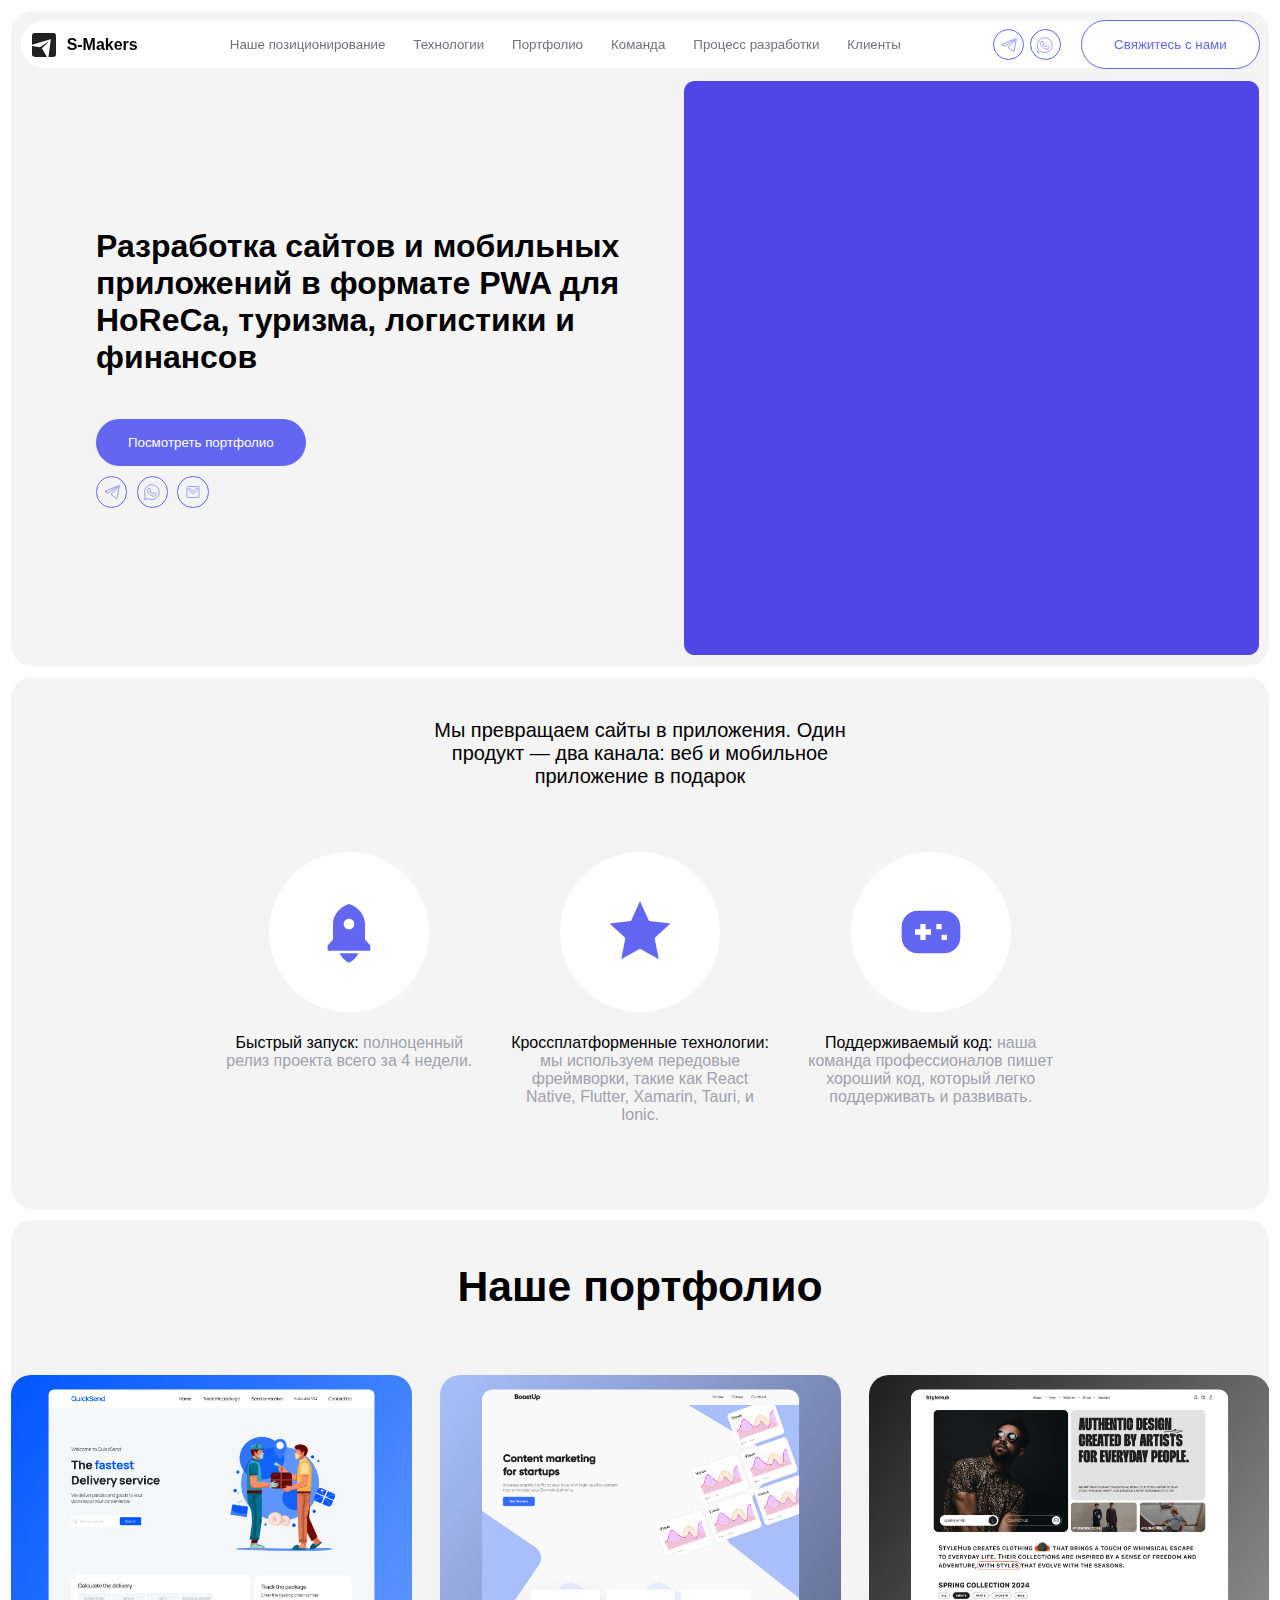
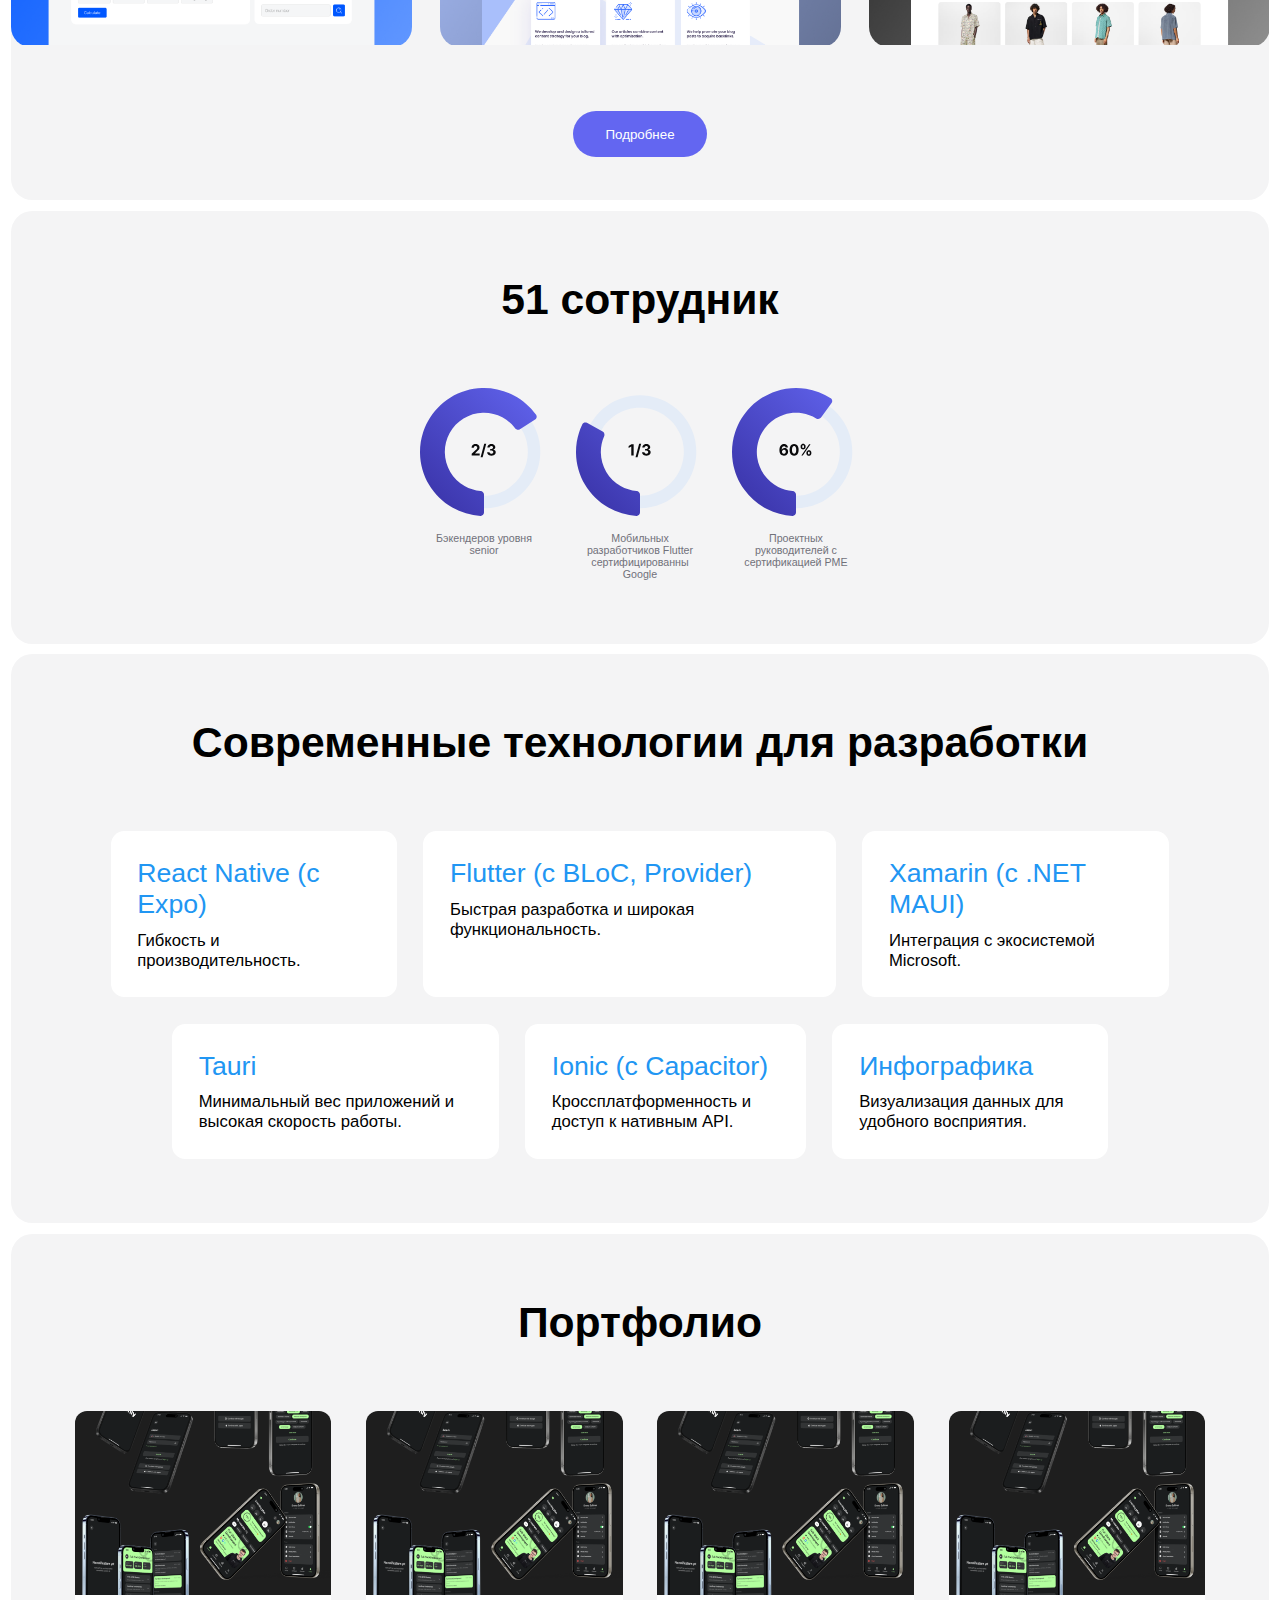
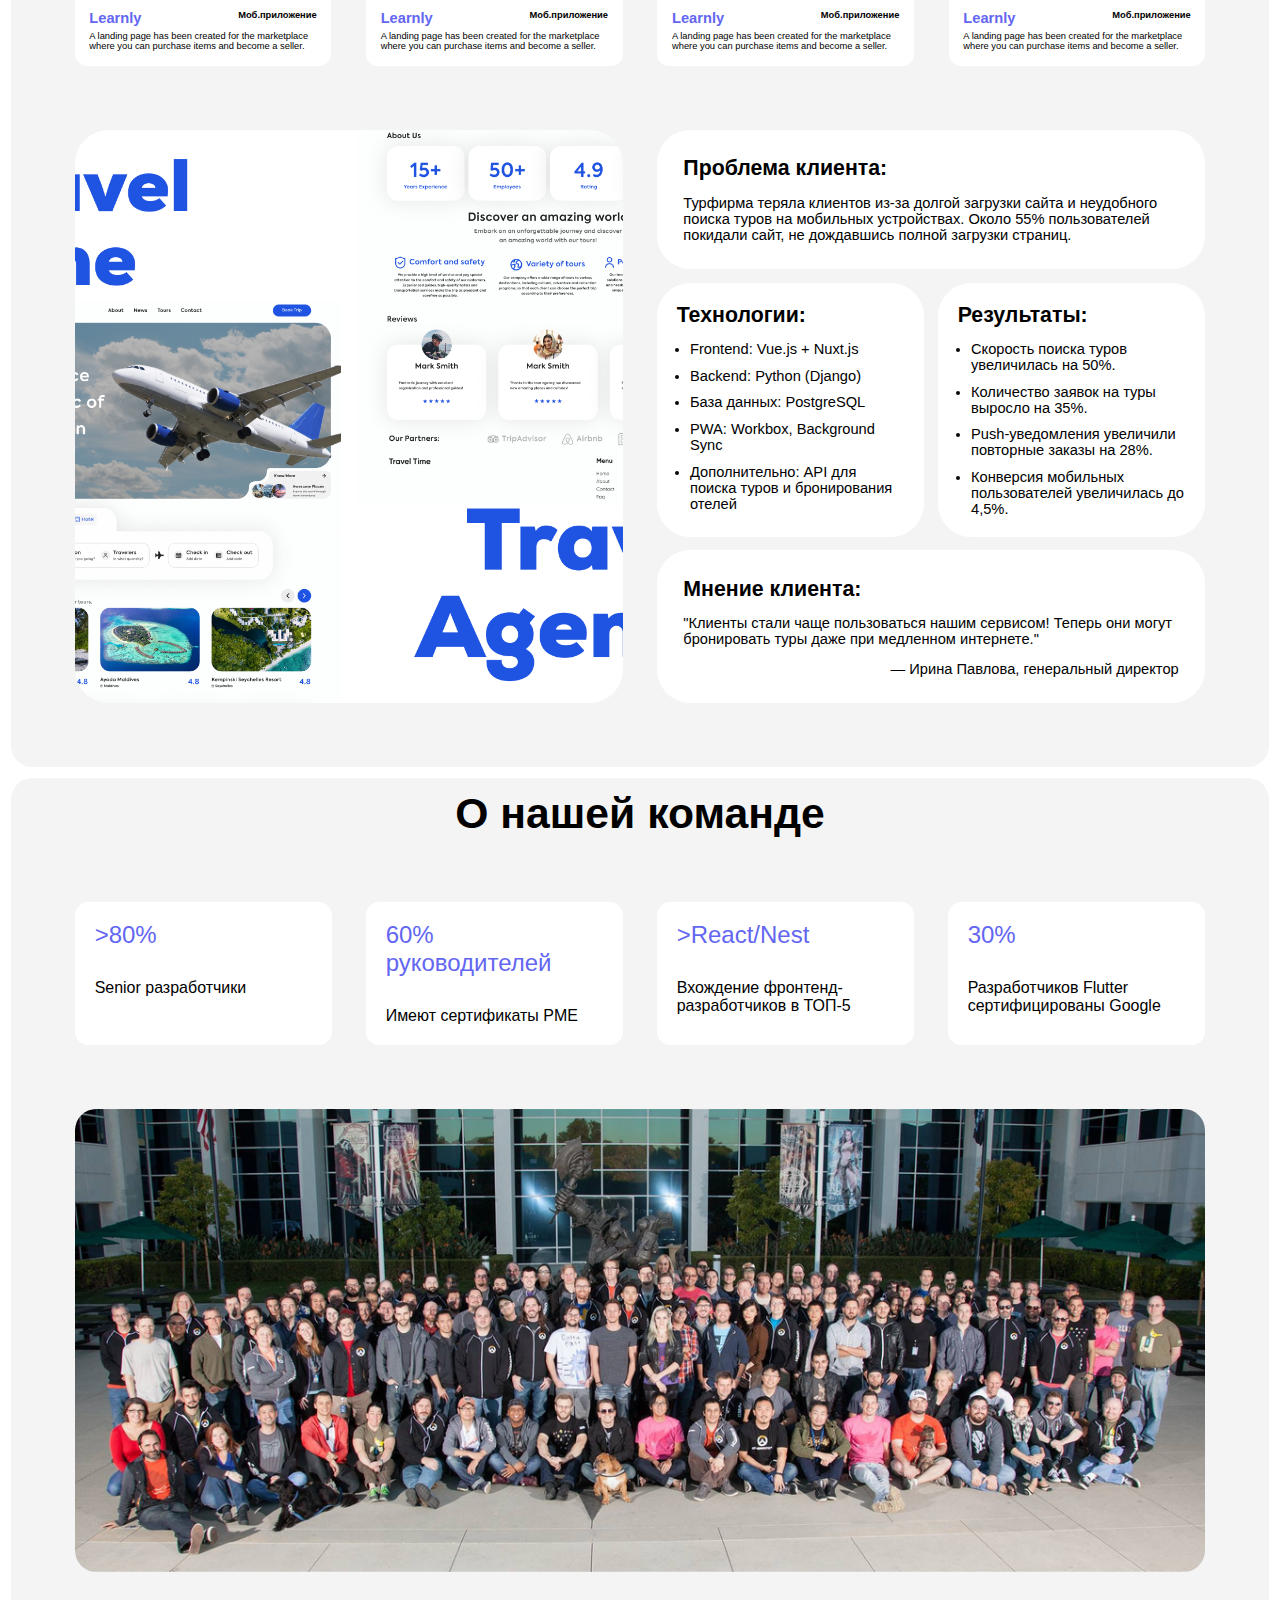
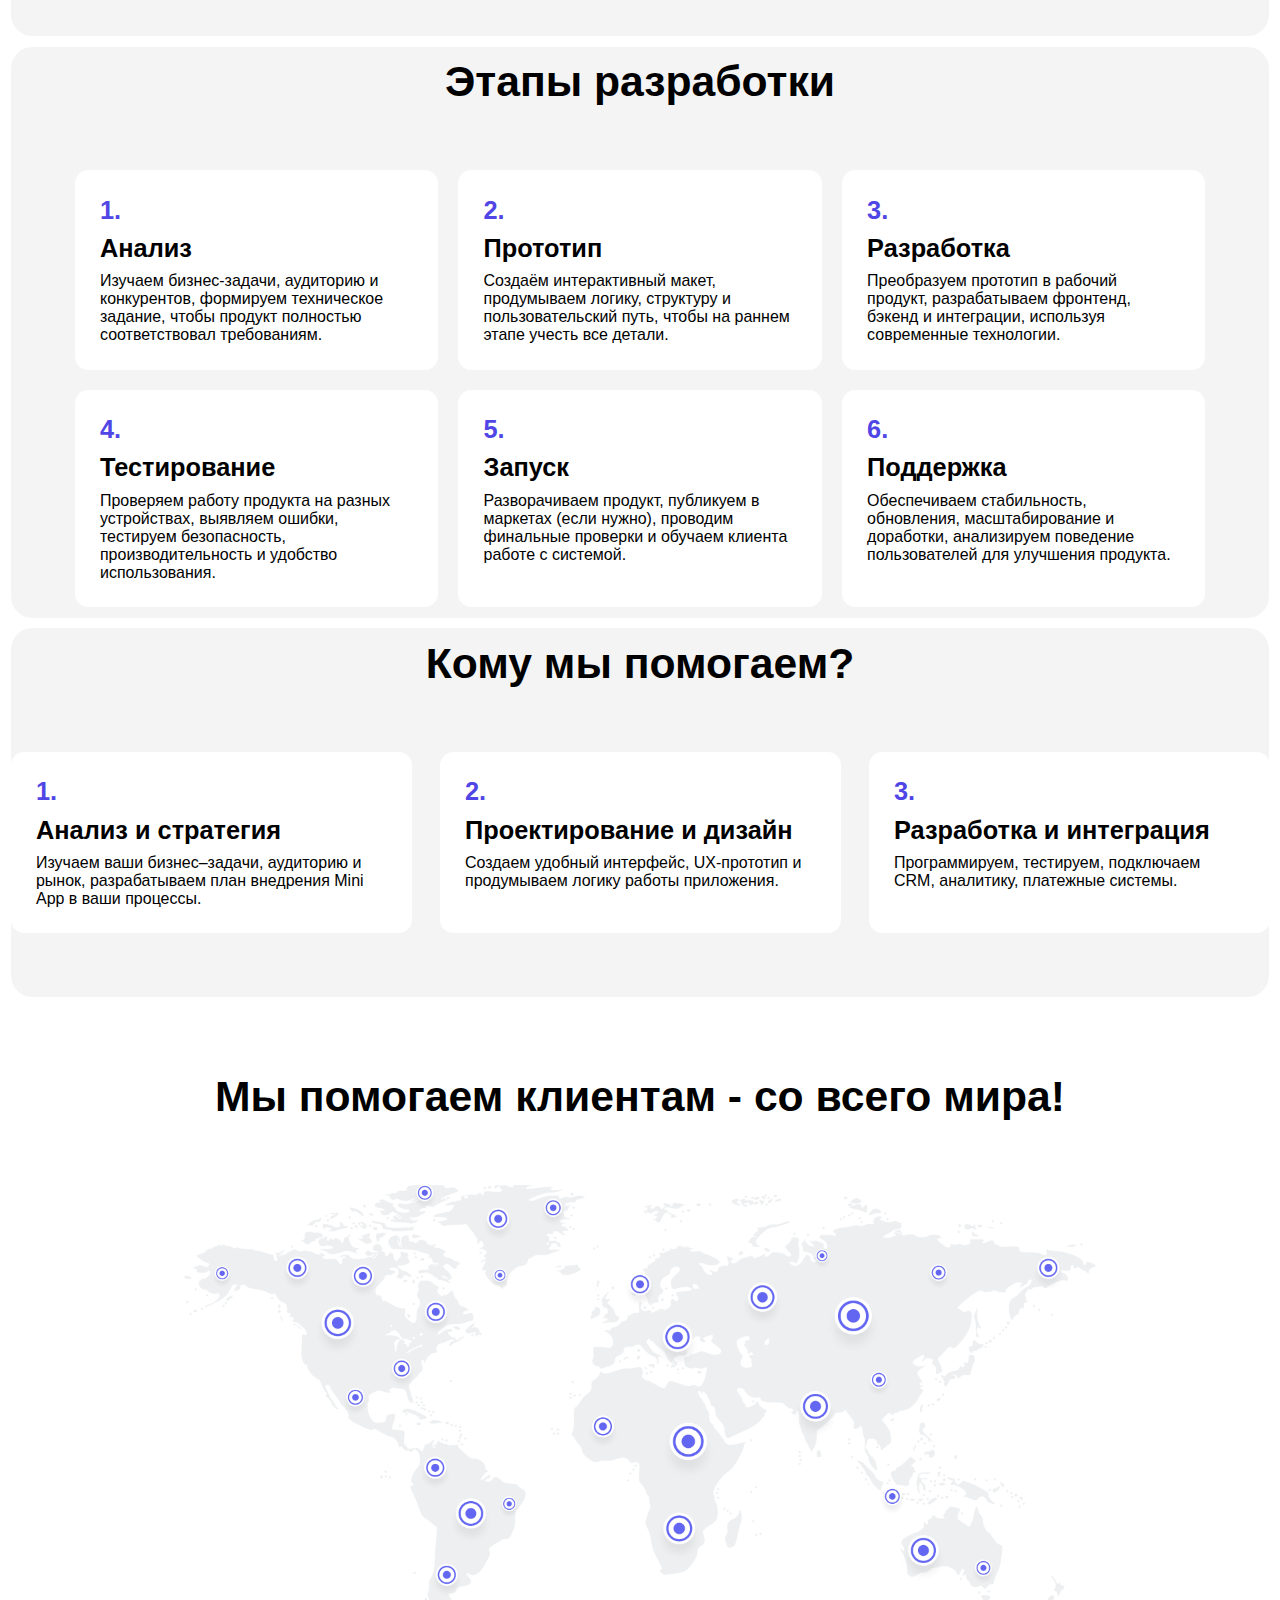
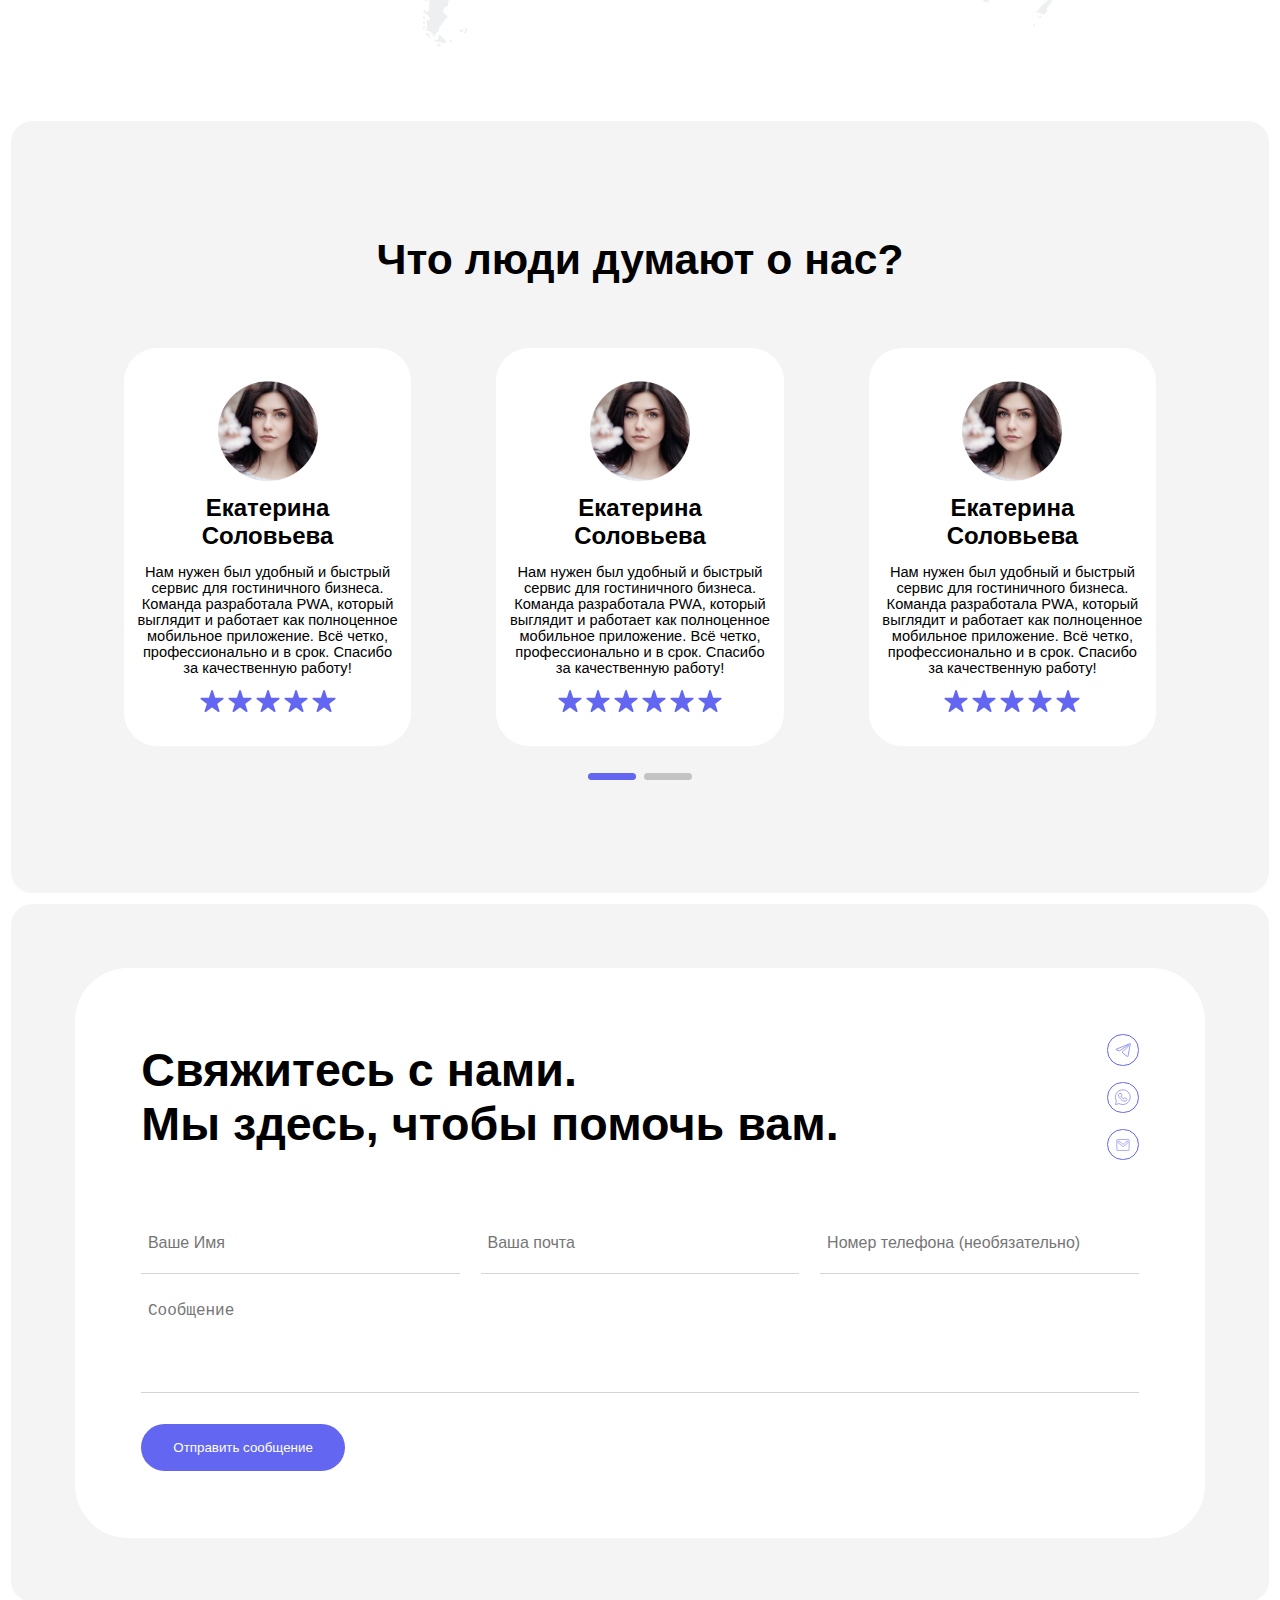
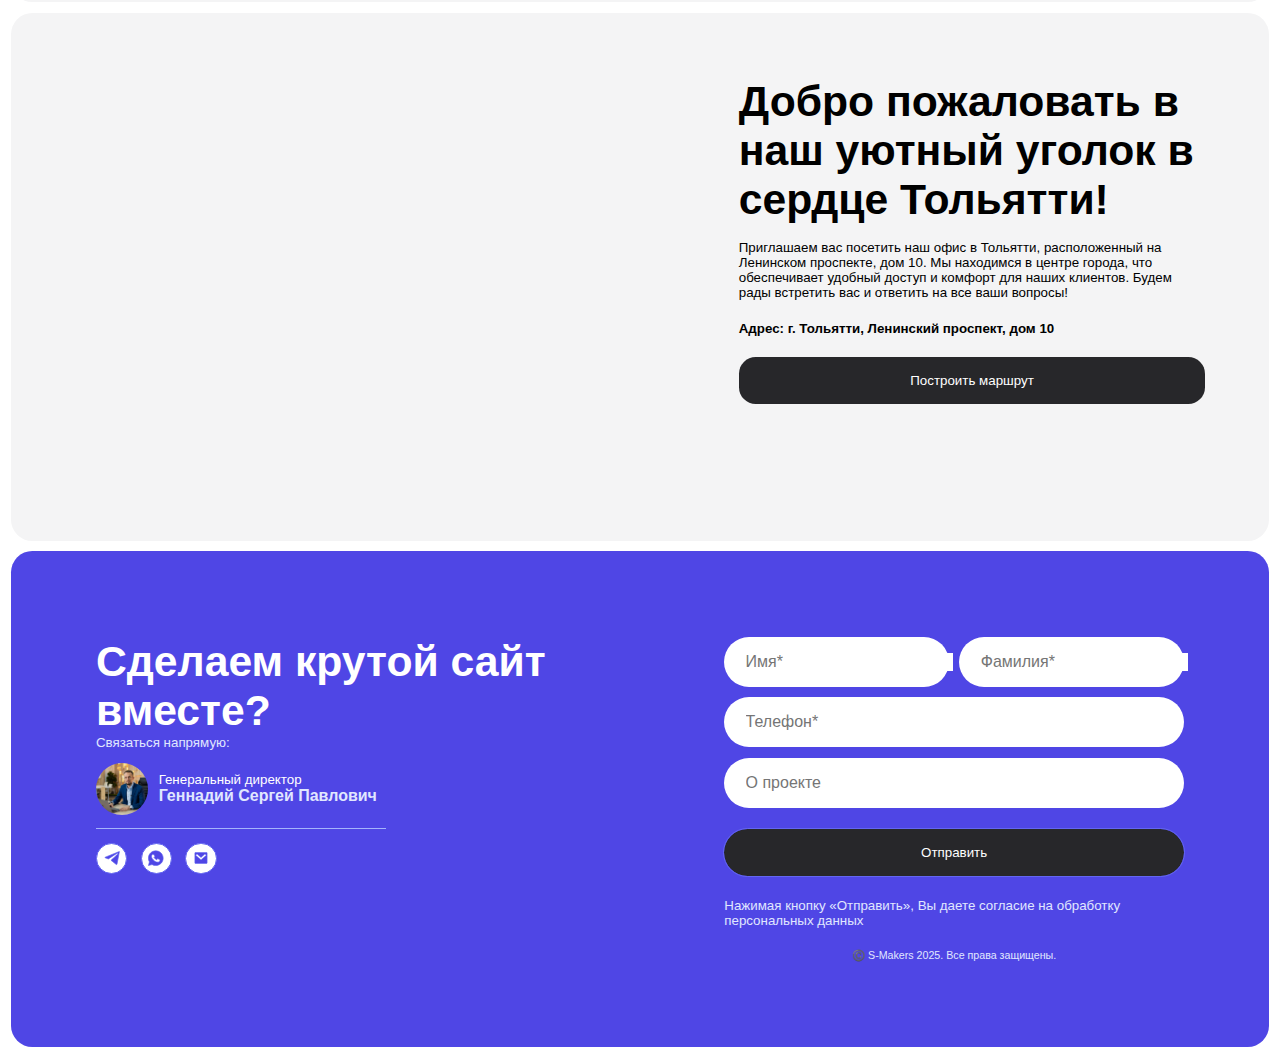
<file: index.html>
<!DOCTYPE html>
<html lang="ru">
<head>
    <title>Document</title>

    <meta charset="UTF-8">
    <meta name="viewport" content="width=device-width, initial-scale=1.0">

    <meta name="description" content=""/>
    <meta name="og:title" content="">
    <meta name="og:description" content="">
    <meta name="keywords" content=""/>

    <link rel="icon" type="image/x-icon" href="">

    <link rel="stylesheet" href="./src/styles/main.css">
    <link rel="stylesheet" href="./src/styles/libraries/swiper.min.css"/>
</head>

<body>
    
    <header>
        <div class="header-section">
            <div class="header-section__logo">
                <svg width="36" height="36" viewBox="0 0 36 36" fill="none" xmlns="http://www.w3.org/2000/svg">
                    <path d="M0 7.19955C0 3.80565 0 2.1087 1.05442 1.05435C2.10883 0 3.80589 0 7.2 0H28.8C32.1941 0 33.8912 0 34.9456 1.05435C36 2.1087 36 3.80565 36 7.19955V28.7982C36 32.1921 36 33.889 34.9456 34.9434C33.8912 35.9978 32.2123 35.9978 28.8182 35.9978V36L24.7078 35.9996L28.1739 10.1121C28.1739 8.86218 26.5744 9.61746 26.5744 9.61746L0.0249174 17.8224C0.0249174 17.8224 0.0160039 17.8256 0 17.8321V7.19955Z" fill="#212121"/>
                    <path d="M0 19.6977V28.7982C0 32.1921 0 33.889 1.05442 34.9434C2.10883 35.9978 3.82406 35.9978 7.21817 35.9978L22.4945 35.9993L14.893 22.9796L14.8559 22.9601C15.9362 21.9177 24.3131 13.8231 24.6792 13.4562C25.246 12.888 24.8941 12.5497 24.236 12.9789L11.8623 21.424L0 19.6977Z" fill="#212121"/>
                </svg>
                S-Makers
            </div>
            <nav class="header-section__nav-panel">
                <ul>
                    <li><a href="">Наше позиционирование</a></li>
                    <li><a href="">Технологии</a></li>
                    <li><a href="">Портфолио</a></li>
                    <li><a href="">Команда</a></li>
                    <li><a href="">Процесс разработки</a></li>
                    <li><a href="">Клиенты</a></li>
                </ul>
            </nav>
            <div class="header-section__button-block">
                <div class="header-section__socials">
                    <a href="#" class="icon-button">
                        <svg width="24" height="21" viewBox="0 0 24 21" fill="none" xmlns="http://www.w3.org/2000/svg">
                            <path d="M18.3622 20.1977L10.5157 13.9676C12.6068 12.0217 19.958 5.17603 20.3112 4.83502L20.3113 4.83494C20.4881 4.66413 20.6336 4.47367 20.7073 4.26923C20.7804 4.06628 20.8076 3.74758 20.5627 3.50548C20.3444 3.28962 20.0535 3.28586 19.866 3.31646C19.6595 3.35019 19.4451 3.44249 19.2367 3.57351L19.2366 3.57342L19.2281 3.57907L6.55966 11.9102L1.83403 10.2637L1.82214 10.2588C1.80856 10.253 1.78675 10.2434 1.75933 10.2299C1.70346 10.2023 1.62986 10.1612 1.55672 10.1075C1.39736 9.99064 1.31416 9.87063 1.30079 9.7593L1.30071 9.75863C1.29811 9.73726 1.30611 9.65043 1.50625 9.50854C1.5898 9.44931 1.67931 9.40161 1.75062 9.36816C1.78546 9.35182 1.814 9.3398 1.83269 9.33227C1.84198 9.32853 1.8487 9.32595 1.85239 9.32457L1.85464 9.32372L1.85526 9.32349L1.85553 9.3234L1.8645 9.32023L1.87513 9.31591L22.124 1.08997L22.1335 1.0861L22.1418 1.08232L22.1421 1.08222L22.1424 1.08206L22.1426 1.08196L22.1429 1.08184L22.143 1.08178L22.152 1.07789C22.1607 1.07413 22.1748 1.06819 22.1935 1.06069C22.231 1.04564 22.286 1.02474 22.3523 1.00289C22.4894 0.957729 22.6549 0.91518 22.8071 0.903239C22.971 0.890373 23.0425 0.918941 23.0604 0.93103L23.0609 0.931329C23.0633 0.932923 23.0675 0.935656 23.0741 0.950004C23.0816 0.966506 23.0952 1.00584 23.099 1.08062L19.5134 19.7994C19.503 19.8205 19.4875 19.8498 19.4667 19.8838C19.4168 19.9651 19.3442 20.0613 19.249 20.1402C19.1566 20.2167 19.0473 20.2739 18.9128 20.293C18.788 20.3107 18.609 20.3001 18.3622 20.1977ZM19.5289 19.766C19.5291 19.7657 19.5287 19.7664 19.528 19.7682L19.5284 19.7674L19.5289 19.766Z" stroke="#6366F1"/>
                        </svg>
                    </a>
                    <a href="#" class="icon-button">
                        <svg width="26" height="26" viewBox="0 0 26 26" fill="none" xmlns="http://www.w3.org/2000/svg">
                            <path d="M2.23866 19.6559L2.29288 19.456L2.18985 19.2763C1.17785 17.5114 0.587804 15.4093 0.587804 13.3125C0.587804 6.67778 5.98182 1.3 12.6439 1.3C15.8473 1.3 18.8816 2.55944 21.1593 4.82917C23.4299 7.09193 24.6138 10.1137 24.7 13.2318C24.6963 19.8634 19.3037 25.2375 12.6439 25.2375C10.6214 25.2375 8.68084 24.734 6.90454 23.8068L6.73325 23.7173L6.54634 23.7664L0.708657 25.2973L2.23866 19.6559ZM14.4783 19.6395L14.5097 19.652L14.5425 19.6602C15.3133 19.8522 16.0826 19.8537 16.6717 19.7566C17.0792 19.697 17.6079 19.4595 18.0546 19.1666C18.4933 18.879 18.9806 18.4555 19.1704 17.9511C19.3187 17.557 19.3947 17.183 19.4203 16.8634C19.4451 16.5553 19.4259 16.2615 19.3522 16.0414L19.3147 15.9293L19.231 15.8458C19.1349 15.7501 19.0171 15.6787 18.9117 15.6204C18.8063 15.5621 18.6712 15.4946 18.5104 15.4144C18.3224 15.2968 17.857 15.056 17.4327 14.8447C17.1999 14.7286 16.9657 14.6147 16.7719 14.5237C16.5909 14.4388 16.4135 14.3586 16.3137 14.3255C16.3068 14.3232 16.2993 14.3207 16.2912 14.318C16.1785 14.2799 15.9557 14.2047 15.7268 14.2255C15.5856 14.2383 15.4381 14.2857 15.3028 14.386C15.1714 14.4833 15.0764 14.6119 15.0068 14.7508C14.9473 14.8693 14.7844 15.0921 14.5843 15.3358C14.3923 15.5697 14.2064 15.7746 14.1349 15.8458C14.1202 15.8605 14.1088 15.8708 14.1004 15.878C14.082 15.8726 14.0522 15.8618 14.0084 15.84C13.9479 15.8098 13.8745 15.7765 13.7893 15.7377C13.3376 15.5323 12.5514 15.1747 11.5693 14.337C10.6854 13.5348 10.1179 12.6587 9.94626 12.3327C9.96356 12.3145 9.98455 12.2935 10.0115 12.2667L9.65853 11.9125L10.0115 12.2667C10.0559 12.2224 10.0991 12.1692 10.1307 12.1295C10.1533 12.1012 10.1792 12.0678 10.2043 12.0354C10.2163 12.0199 10.2281 12.0047 10.2393 11.9904C10.3162 11.8919 10.3871 11.8049 10.4505 11.7417C10.6839 11.509 10.8024 11.2729 10.8897 11.0987L10.8957 11.0867C11.0543 10.7706 11.0543 10.4294 10.8957 10.1133L10.8593 10.0407L10.8453 10.0268C10.8443 10.0247 10.8432 10.0225 10.8421 10.0202C10.821 9.97711 10.7921 9.91362 10.756 9.83103C10.6844 9.66705 10.5929 9.4473 10.4942 9.20699C10.433 9.05768 10.3688 8.90009 10.3054 8.74453C10.1677 8.40652 10.0339 8.07809 9.94225 7.86496C9.78776 7.50574 9.58836 7.24317 9.30508 7.11486C9.16609 7.0519 9.0377 7.03606 8.94006 7.03356C8.89362 7.03237 8.85232 7.03424 8.82592 7.03553C8.82077 7.03578 8.81627 7.036 8.81231 7.0362C8.79125 7.03723 8.78578 7.0375 8.78048 7.0375H8.77945H8.77842H8.77739H8.77635H8.77531H8.77427H8.77323H8.77219H8.77114H8.7701H8.76905H8.76799H8.76694H8.76589H8.76483H8.76377H8.76271H8.76165H8.76058H8.75951H8.75844H8.75737H8.7563H8.75523H8.75415H8.75307H8.752H8.75091H8.74983H8.74875H8.74766H8.74657H8.74548H8.74439H8.7433H8.7422H8.7411H8.74H8.7389H8.7378H8.7367H8.73559H8.73448H8.73338H8.73227H8.73115H8.73004H8.72892H8.72781H8.72669H8.72557H8.72445H8.72332H8.7222H8.72107H8.71994H8.71881H8.71768H8.71655H8.71541H8.71428H8.71314H8.712H8.71086H8.70972H8.70857H8.70743H8.70628H8.70513H8.70398H8.70283H8.70168H8.70052H8.69937H8.69821H8.69705H8.69589H8.69473H8.69357H8.69241H8.69124H8.69007H8.68891H8.68774H8.68657H8.68539H8.68422H8.68305H8.68187H8.68069H8.67951H8.67833H8.67715H8.67597H8.67479H8.6736H8.67241H8.67123H8.67004H8.66885H8.66766H8.66646H8.66527H8.66408H8.66288H8.66168H8.66048H8.65928H8.65808H8.65688H8.65568H8.65447H8.65327H8.65206H8.65086H8.64965H8.64844H8.64723H8.64601H8.6448H8.64359H8.64237H8.64115H8.63994H8.63872H8.6375H8.63628H8.63506H8.63384H8.63261H8.63139H8.63016H8.62894H8.62771H8.62648H8.62525H8.62402H8.62279H8.62156H8.62033H8.61909H8.61786H8.61662H8.61538H8.61415H8.61291H8.61167H8.61043H8.60919H8.60795H8.6067H8.60546H8.60422H8.60297H8.60173H8.60048H8.59923H8.59798H8.59674H8.59549H8.59424H8.59298H8.59173H8.59048H8.58923H8.58797H8.58672H8.58546H8.58421H8.58295H8.58169H8.58043H8.57917H8.57792H8.57666H8.57539H8.57413H8.57287H8.57161H8.57034H8.56908H8.56782H8.56655H8.56529H8.56402H8.56275H8.56149H8.56022H8.55895H8.55768H8.55641H8.55514H8.55387H8.5526H8.55133H8.55006H8.54879H8.54751H8.54624H8.54497H8.54369H8.54242H8.54114H8.53987H8.53859H8.53732H8.53604H8.53476H8.53348H8.53221H8.53093H8.52965H8.52837H8.52709H8.52581H8.52453H8.52325H8.52197H8.52069H8.51941H8.51813H8.51685H8.51557H8.51428H8.513H8.51172H8.51044H8.50915H8.50787H8.50659H8.5053H8.50402H8.50274H8.50145H8.50017H8.49888H8.4976H8.49631H8.49503H8.49374H8.49246H8.49117H8.48989H8.4886H8.48732H8.48603H8.48474H8.48346H8.48217H8.48089H8.4796H8.47831H8.47703H8.47574H8.47445H8.47317H8.47188H8.4706H8.46931H8.46802H8.46674H8.46545H8.46417H8.46288H8.46159H8.46031H8.45902H8.45774H8.45645H8.45517H8.45388H8.45259H8.45131H8.45002H8.44874H8.44746H8.44617H8.44489H8.4436H8.44232H8.44103H8.43975H8.43847H8.43718H8.4359H8.43462H8.43334H8.43205H8.43077H8.42949H8.42821H8.42693H8.42565H8.42437H8.42308H8.4218H8.42052H8.41925H8.41797H8.41669H8.41541H8.41413H8.41285H8.41158H8.4103H8.40902H8.40775H8.40647H8.4052H8.40392H8.40265H8.40137H8.4001H8.39882H8.39755H8.39628H8.39501H8.39374H8.39247H8.3912H8.38993H8.38866H8.38739H8.38612H8.38485H8.38358H8.38232H8.38105H8.37979H8.37852H8.37726H8.37599H8.37473H8.37347H8.3722H8.37094H8.36968H8.36842H8.36716H8.3659H8.36465H8.36339H8.36213H8.36088H8.35962H8.35837H8.35711H8.35586H8.3546H8.35335H8.3521H8.35085H8.3496H8.34835H8.34711H8.34586H8.34461H8.34336H8.34212H8.34088H8.33963H8.33839H8.33715H8.33591H8.33467H8.33343H8.33219H8.33095H8.32972H8.32848H8.32725H8.32601H8.32478H8.32355H8.32232H8.32109H8.31986H8.31863H8.3174H8.31617H8.31495H8.31373H8.3125H8.31128H8.31006H8.30884H8.30762H8.3064H8.30518H8.30397H8.30275H8.30154H8.30032H8.29911H8.2979H8.29669H8.29548H8.29428H8.29307H8.29186H8.29066H8.28946H8.28825H8.28705H8.28585H8.28465H8.28346H8.28226H8.28107H8.27987H8.27868H8.27749H8.2763H8.27511H8.27392H8.27274H8.27155H8.27037H8.26919H8.268H8.26682H8.26565H8.26447H8.26329H8.26212H8.26094H8.25977H8.2586H8.25743H8.25626H8.2551H8.25393H8.25277H8.2516H8.25044H8.24928H8.24813H8.24697H8.24581H8.24466H8.24351H8.24236H8.24121H8.24006H8.23891H8.23777H8.23662H8.23548H8.23434H8.2332H8.23206H8.23093H8.22979H8.22866H8.22753H8.2264H8.22527H8.22414H8.22302H8.22189H8.22077H8.21965H8.21853H8.21741H8.2163H8.21518H8.21407H8.21296H8.21185H8.21074H8.20964H8.20854H8.20743H8.20633H8.20523H8.20414H8.20304H8.20195H8.20086H8.19977H8.19868H8.19759H8.19651H8.19542H8.19434H8.19326H8.19218H8.19111H8.19003H8.18896H8.18789H8.18682H8.18576H8.18469H8.18363H8.18257H8.18151H8.18045H8.1794H8.17834H8.17729H8.17624H8.17519H8.17415H8.1731H8.17206H8.17102H8.16998H8.16895H8.16791H8.16688H8.16585C8.15937 7.0375 8.15267 7.03749 8.14576 7.03748C7.87846 7.03709 7.30269 7.03624 6.88831 7.58683C6.8714 7.6093 6.84302 7.64295 6.8064 7.68639C6.67094 7.84708 6.42266 8.14158 6.22493 8.49814C5.95601 8.98306 5.73415 9.63473 5.73415 10.5125C5.73415 11.4129 6.05756 12.261 6.38328 12.887C6.67761 13.4527 7.00048 13.8867 7.1574 14.0609C7.43767 14.4852 9.49579 17.5924 12.6997 18.9302C13.2122 19.1841 13.7098 19.3613 14.0885 19.4961C14.2396 19.5499 14.3717 19.597 14.4783 19.6395ZM14.1239 15.8829C14.1239 15.883 14.1232 15.883 14.1217 15.8828L14.1239 15.8829ZM10.8609 10.0569C10.8605 10.0563 10.8601 10.0555 10.8595 10.0545C10.8647 10.0627 10.8653 10.0646 10.8609 10.0569Z" stroke="#6366F1"/>
                        </svg>
                    </a>
                </div>
                <button class="button">
                    Свяжитесь с нами
                </button>
            </div>
            <div class="burger-button">
                <svg width="27" height="17" viewBox="0 0 27 17" fill="none" xmlns="http://www.w3.org/2000/svg">
                    <g clip-path="url(#clip0_132_1563)">
                    <rect x="0.400391" y="0.300049" width="26.6" height="2.8" rx="1.4" fill="#212121"/>
                    <rect x="0.400391" y="7.1001" width="26.6" height="2.8" rx="1.4" fill="#212121"/>
                    <rect x="0.400391" y="13.9001" width="26.6" height="2.8" rx="1.4" fill="#212121"/>
                    </g>
                    <defs>
                    <clipPath id="clip0_132_1563">
                    <rect width="26.6" height="16.4" fill="white" transform="translate(0.400391 0.300049)"/>
                    </clipPath>
                    </defs>
                </svg>
            </div>
        </div>
    </header>
    
    <main>
        <section>
            <div class="hero-section">
                <div class="hero-section__container">
                    <div class="hero-section__info-block">
                        <span>Разработка сайтов и мобильных приложений в формате PWA для HoReCa, туризма, логистики и финансов</span>
                        <div class="hero-section__button-block">
                            <button class="button button_accent">
                                Посмотреть портфолио
                            </button>
                            <div class="hero-section__button-block__socials">
                                <a href="#" class="icon-button">
                                    <svg width="24" height="21" viewBox="0 0 24 21" fill="none" xmlns="http://www.w3.org/2000/svg">
                                        <path d="M18.3622 20.1977L10.5157 13.9676C12.6068 12.0217 19.958 5.17603 20.3112 4.83502L20.3113 4.83494C20.4881 4.66413 20.6336 4.47367 20.7073 4.26923C20.7804 4.06628 20.8076 3.74758 20.5627 3.50548C20.3444 3.28962 20.0535 3.28586 19.866 3.31646C19.6595 3.35019 19.4451 3.44249 19.2367 3.57351L19.2366 3.57342L19.2281 3.57907L6.55966 11.9102L1.83403 10.2637L1.82214 10.2588C1.80856 10.253 1.78675 10.2434 1.75933 10.2299C1.70346 10.2023 1.62986 10.1612 1.55672 10.1075C1.39736 9.99064 1.31416 9.87063 1.30079 9.7593L1.30071 9.75863C1.29811 9.73726 1.30611 9.65043 1.50625 9.50854C1.5898 9.44931 1.67931 9.40161 1.75062 9.36816C1.78546 9.35182 1.814 9.3398 1.83269 9.33227C1.84198 9.32853 1.8487 9.32595 1.85239 9.32457L1.85464 9.32372L1.85526 9.32349L1.85553 9.3234L1.8645 9.32023L1.87513 9.31591L22.124 1.08997L22.1335 1.0861L22.1418 1.08232L22.1421 1.08222L22.1424 1.08206L22.1426 1.08196L22.1429 1.08184L22.143 1.08178L22.152 1.07789C22.1607 1.07413 22.1748 1.06819 22.1935 1.06069C22.231 1.04564 22.286 1.02474 22.3523 1.00289C22.4894 0.957729 22.6549 0.91518 22.8071 0.903239C22.971 0.890373 23.0425 0.918941 23.0604 0.93103L23.0609 0.931329C23.0633 0.932923 23.0675 0.935656 23.0741 0.950004C23.0816 0.966506 23.0952 1.00584 23.099 1.08062L19.5134 19.7994C19.503 19.8205 19.4875 19.8498 19.4667 19.8838C19.4168 19.9651 19.3442 20.0613 19.249 20.1402C19.1566 20.2167 19.0473 20.2739 18.9128 20.293C18.788 20.3107 18.609 20.3001 18.3622 20.1977ZM19.5289 19.766C19.5291 19.7657 19.5287 19.7664 19.528 19.7682L19.5284 19.7674L19.5289 19.766Z" stroke="#6366F1"/>
                                    </svg>
                                </a>
                                <a href="#" class="icon-button">
                                    <svg width="26" height="26" viewBox="0 0 26 26" fill="none" xmlns="http://www.w3.org/2000/svg">
                                        <path d="M2.23866 19.6559L2.29288 19.456L2.18985 19.2763C1.17785 17.5114 0.587804 15.4093 0.587804 13.3125C0.587804 6.67778 5.98182 1.3 12.6439 1.3C15.8473 1.3 18.8816 2.55944 21.1593 4.82917C23.4299 7.09193 24.6138 10.1137 24.7 13.2318C24.6963 19.8634 19.3037 25.2375 12.6439 25.2375C10.6214 25.2375 8.68084 24.734 6.90454 23.8068L6.73325 23.7173L6.54634 23.7664L0.708657 25.2973L2.23866 19.6559ZM14.4783 19.6395L14.5097 19.652L14.5425 19.6602C15.3133 19.8522 16.0826 19.8537 16.6717 19.7566C17.0792 19.697 17.6079 19.4595 18.0546 19.1666C18.4933 18.879 18.9806 18.4555 19.1704 17.9511C19.3187 17.557 19.3947 17.183 19.4203 16.8634C19.4451 16.5553 19.4259 16.2615 19.3522 16.0414L19.3147 15.9293L19.231 15.8458C19.1349 15.7501 19.0171 15.6787 18.9117 15.6204C18.8063 15.5621 18.6712 15.4946 18.5104 15.4144C18.3224 15.2968 17.857 15.056 17.4327 14.8447C17.1999 14.7286 16.9657 14.6147 16.7719 14.5237C16.5909 14.4388 16.4135 14.3586 16.3137 14.3255C16.3068 14.3232 16.2993 14.3207 16.2912 14.318C16.1785 14.2799 15.9557 14.2047 15.7268 14.2255C15.5856 14.2383 15.4381 14.2857 15.3028 14.386C15.1714 14.4833 15.0764 14.6119 15.0068 14.7508C14.9473 14.8693 14.7844 15.0921 14.5843 15.3358C14.3923 15.5697 14.2064 15.7746 14.1349 15.8458C14.1202 15.8605 14.1088 15.8708 14.1004 15.878C14.082 15.8726 14.0522 15.8618 14.0084 15.84C13.9479 15.8098 13.8745 15.7765 13.7893 15.7377C13.3376 15.5323 12.5514 15.1747 11.5693 14.337C10.6854 13.5348 10.1179 12.6587 9.94626 12.3327C9.96356 12.3145 9.98455 12.2935 10.0115 12.2667L9.65853 11.9125L10.0115 12.2667C10.0559 12.2224 10.0991 12.1692 10.1307 12.1295C10.1533 12.1012 10.1792 12.0678 10.2043 12.0354C10.2163 12.0199 10.2281 12.0047 10.2393 11.9904C10.3162 11.8919 10.3871 11.8049 10.4505 11.7417C10.6839 11.509 10.8024 11.2729 10.8897 11.0987L10.8957 11.0867C11.0543 10.7706 11.0543 10.4294 10.8957 10.1133L10.8593 10.0407L10.8453 10.0268C10.8443 10.0247 10.8432 10.0225 10.8421 10.0202C10.821 9.97711 10.7921 9.91362 10.756 9.83103C10.6844 9.66705 10.5929 9.4473 10.4942 9.20699C10.433 9.05768 10.3688 8.90009 10.3054 8.74453C10.1677 8.40652 10.0339 8.07809 9.94225 7.86496C9.78776 7.50574 9.58836 7.24317 9.30508 7.11486C9.16609 7.0519 9.0377 7.03606 8.94006 7.03356C8.89362 7.03237 8.85232 7.03424 8.82592 7.03553C8.82077 7.03578 8.81627 7.036 8.81231 7.0362C8.79125 7.03723 8.78578 7.0375 8.78048 7.0375H8.77945H8.77842H8.77739H8.77635H8.77531H8.77427H8.77323H8.77219H8.77114H8.7701H8.76905H8.76799H8.76694H8.76589H8.76483H8.76377H8.76271H8.76165H8.76058H8.75951H8.75844H8.75737H8.7563H8.75523H8.75415H8.75307H8.752H8.75091H8.74983H8.74875H8.74766H8.74657H8.74548H8.74439H8.7433H8.7422H8.7411H8.74H8.7389H8.7378H8.7367H8.73559H8.73448H8.73338H8.73227H8.73115H8.73004H8.72892H8.72781H8.72669H8.72557H8.72445H8.72332H8.7222H8.72107H8.71994H8.71881H8.71768H8.71655H8.71541H8.71428H8.71314H8.712H8.71086H8.70972H8.70857H8.70743H8.70628H8.70513H8.70398H8.70283H8.70168H8.70052H8.69937H8.69821H8.69705H8.69589H8.69473H8.69357H8.69241H8.69124H8.69007H8.68891H8.68774H8.68657H8.68539H8.68422H8.68305H8.68187H8.68069H8.67951H8.67833H8.67715H8.67597H8.67479H8.6736H8.67241H8.67123H8.67004H8.66885H8.66766H8.66646H8.66527H8.66408H8.66288H8.66168H8.66048H8.65928H8.65808H8.65688H8.65568H8.65447H8.65327H8.65206H8.65086H8.64965H8.64844H8.64723H8.64601H8.6448H8.64359H8.64237H8.64115H8.63994H8.63872H8.6375H8.63628H8.63506H8.63384H8.63261H8.63139H8.63016H8.62894H8.62771H8.62648H8.62525H8.62402H8.62279H8.62156H8.62033H8.61909H8.61786H8.61662H8.61538H8.61415H8.61291H8.61167H8.61043H8.60919H8.60795H8.6067H8.60546H8.60422H8.60297H8.60173H8.60048H8.59923H8.59798H8.59674H8.59549H8.59424H8.59298H8.59173H8.59048H8.58923H8.58797H8.58672H8.58546H8.58421H8.58295H8.58169H8.58043H8.57917H8.57792H8.57666H8.57539H8.57413H8.57287H8.57161H8.57034H8.56908H8.56782H8.56655H8.56529H8.56402H8.56275H8.56149H8.56022H8.55895H8.55768H8.55641H8.55514H8.55387H8.5526H8.55133H8.55006H8.54879H8.54751H8.54624H8.54497H8.54369H8.54242H8.54114H8.53987H8.53859H8.53732H8.53604H8.53476H8.53348H8.53221H8.53093H8.52965H8.52837H8.52709H8.52581H8.52453H8.52325H8.52197H8.52069H8.51941H8.51813H8.51685H8.51557H8.51428H8.513H8.51172H8.51044H8.50915H8.50787H8.50659H8.5053H8.50402H8.50274H8.50145H8.50017H8.49888H8.4976H8.49631H8.49503H8.49374H8.49246H8.49117H8.48989H8.4886H8.48732H8.48603H8.48474H8.48346H8.48217H8.48089H8.4796H8.47831H8.47703H8.47574H8.47445H8.47317H8.47188H8.4706H8.46931H8.46802H8.46674H8.46545H8.46417H8.46288H8.46159H8.46031H8.45902H8.45774H8.45645H8.45517H8.45388H8.45259H8.45131H8.45002H8.44874H8.44746H8.44617H8.44489H8.4436H8.44232H8.44103H8.43975H8.43847H8.43718H8.4359H8.43462H8.43334H8.43205H8.43077H8.42949H8.42821H8.42693H8.42565H8.42437H8.42308H8.4218H8.42052H8.41925H8.41797H8.41669H8.41541H8.41413H8.41285H8.41158H8.4103H8.40902H8.40775H8.40647H8.4052H8.40392H8.40265H8.40137H8.4001H8.39882H8.39755H8.39628H8.39501H8.39374H8.39247H8.3912H8.38993H8.38866H8.38739H8.38612H8.38485H8.38358H8.38232H8.38105H8.37979H8.37852H8.37726H8.37599H8.37473H8.37347H8.3722H8.37094H8.36968H8.36842H8.36716H8.3659H8.36465H8.36339H8.36213H8.36088H8.35962H8.35837H8.35711H8.35586H8.3546H8.35335H8.3521H8.35085H8.3496H8.34835H8.34711H8.34586H8.34461H8.34336H8.34212H8.34088H8.33963H8.33839H8.33715H8.33591H8.33467H8.33343H8.33219H8.33095H8.32972H8.32848H8.32725H8.32601H8.32478H8.32355H8.32232H8.32109H8.31986H8.31863H8.3174H8.31617H8.31495H8.31373H8.3125H8.31128H8.31006H8.30884H8.30762H8.3064H8.30518H8.30397H8.30275H8.30154H8.30032H8.29911H8.2979H8.29669H8.29548H8.29428H8.29307H8.29186H8.29066H8.28946H8.28825H8.28705H8.28585H8.28465H8.28346H8.28226H8.28107H8.27987H8.27868H8.27749H8.2763H8.27511H8.27392H8.27274H8.27155H8.27037H8.26919H8.268H8.26682H8.26565H8.26447H8.26329H8.26212H8.26094H8.25977H8.2586H8.25743H8.25626H8.2551H8.25393H8.25277H8.2516H8.25044H8.24928H8.24813H8.24697H8.24581H8.24466H8.24351H8.24236H8.24121H8.24006H8.23891H8.23777H8.23662H8.23548H8.23434H8.2332H8.23206H8.23093H8.22979H8.22866H8.22753H8.2264H8.22527H8.22414H8.22302H8.22189H8.22077H8.21965H8.21853H8.21741H8.2163H8.21518H8.21407H8.21296H8.21185H8.21074H8.20964H8.20854H8.20743H8.20633H8.20523H8.20414H8.20304H8.20195H8.20086H8.19977H8.19868H8.19759H8.19651H8.19542H8.19434H8.19326H8.19218H8.19111H8.19003H8.18896H8.18789H8.18682H8.18576H8.18469H8.18363H8.18257H8.18151H8.18045H8.1794H8.17834H8.17729H8.17624H8.17519H8.17415H8.1731H8.17206H8.17102H8.16998H8.16895H8.16791H8.16688H8.16585C8.15937 7.0375 8.15267 7.03749 8.14576 7.03748C7.87846 7.03709 7.30269 7.03624 6.88831 7.58683C6.8714 7.6093 6.84302 7.64295 6.8064 7.68639C6.67094 7.84708 6.42266 8.14158 6.22493 8.49814C5.95601 8.98306 5.73415 9.63473 5.73415 10.5125C5.73415 11.4129 6.05756 12.261 6.38328 12.887C6.67761 13.4527 7.00048 13.8867 7.1574 14.0609C7.43767 14.4852 9.49579 17.5924 12.6997 18.9302C13.2122 19.1841 13.7098 19.3613 14.0885 19.4961C14.2396 19.5499 14.3717 19.597 14.4783 19.6395ZM14.1239 15.8829C14.1239 15.883 14.1232 15.883 14.1217 15.8828L14.1239 15.8829ZM10.8609 10.0569C10.8605 10.0563 10.8601 10.0555 10.8595 10.0545C10.8647 10.0627 10.8653 10.0646 10.8609 10.0569Z" stroke="#6366F1"/>
                                    </svg>
                                </a>
                                <a href="#" class="icon-button">
                                    <svg width="30" height="30" viewBox="0 0 30 30" fill="none" xmlns="http://www.w3.org/2000/svg">
                                        <path d="M7.70028 7.70404L7.31912 7.38043L6.99551 7.76158L5.44218 9.5911L5.11857 9.97225L5.49973 10.2959L14.7641 18.1616L15.0908 18.439L15.4149 18.1586L24.5125 10.2854L24.8906 9.95823L24.5634 9.58015L22.9928 7.76536L22.6656 7.38729L22.2875 7.71448L15.0696 13.9609L7.70028 7.70404ZM4.2 4.69995H25.8C26.1866 4.69995 26.5 5.01335 26.5 5.39995V24.6C26.5 24.9866 26.1866 25.3 25.8 25.3H4.2C3.8134 25.3 3.5 24.9866 3.5 24.6V5.39995C3.5 5.01336 3.81341 4.69995 4.2 4.69995Z" stroke="#6366F1"/>
                                    </svg>                                        
                                </a>
                            </div>
                        </div>
                    </div>
                    <div class="hero-section__video-block"></div>
                </div>
            </div>
        </section>

        <section class="advantages-section">
            <div class="advantages-section__container">
                <div class="advantages-section__title">
                    Мы превращаем сайты в приложения. Один продукт — два канала: веб и мобильное приложение в подарок
                </div>
                <div class="advantages-section__info-block">
                    <div class="advantages-section__card">
                        <div class="advantages-section__card__icon">
                            <svg width="96" height="96" viewBox="0 0 96 96" fill="none" xmlns="http://www.w3.org/2000/svg">
                                <path d="M33.9926 80.0192H62.0072C59.3728 86.3368 54.3176 91.392 48 94.0264C41.6824 91.392 36.6272 86.3368 33.9926 80.0192ZM72 59.238L80 68.3112V76.0192H16V68.3112L24 59.238V36.0192C24 22.0863 34.0177 10.233 48 5.84009C61.9824 10.233 72 22.0863 72 36.0192V59.238ZM48 44.0192C52.4184 44.0192 56 40.4376 56 36.0192C56 31.601 52.4184 28.0192 48 28.0192C43.5816 28.0192 40 31.601 40 36.0192C40 40.4376 43.5816 44.0192 48 44.0192Z" fill="#6366F1"/>
                            </svg>                                    
                        </div>
                        <div class="advantages-section__card__title">
                            <span>Быстрый запуск:</span> полноценный релиз  проекта всего за 4 недели.
                        </div>
                    </div>
                    <div class="advantages-section__card">
                        <div class="advantages-section__card__icon">
                            <svg width="96" height="96" viewBox="0 0 96 96" fill="none" xmlns="http://www.w3.org/2000/svg">
                                <path d="M48.0024 73.04L19.7886 88.8328L26.0899 57.1196L2.35156 35.1672L34.4597 31.3602L48.0024 2L61.5448 31.3602L93.6528 35.1672L69.9148 57.1196L76.216 88.8328L48.0024 73.04Z" fill="#6366F1"/>
                            </svg>                                    
                        </div>
                        <div class="advantages-section__card__title">
                            <span>Кроссплатформенные технологии:</span> мы используем передовые фреймворки, такие как React Native, Flutter, Xamarin, Tauri, и Ionic.
                        </div>
                    </div>
                    <div class="advantages-section__card">
                        <div class="advantages-section__card__icon">
                            <svg width="96" height="96" viewBox="0 0 96 96" fill="none" xmlns="http://www.w3.org/2000/svg">
                                <path d="M68 16C81.2548 16 92 26.7452 92 40V56C92 69.2548 81.2548 80 68 80H28C14.7452 80 4 69.2548 4 56V40C4 26.7452 14.7452 16 28 16H68ZM40 36H32V44H24V52H31.996L32 60H40L39.996 52H48V44H40V36ZM72 52H64V60H72V52ZM64 36H56V44H64V36Z" fill="#6366F1"/>
                            </svg>                                                                      
                        </div>
                        <div class="advantages-section__card__title">
                            <span>Поддерживаемый код:</span> наша команда профессионалов пишет хороший код, который легко поддерживать и развивать.
                        </div>
                    </div>
                </div>
            </div>
        </section>
        <section>
            <div class="portfolio-section">
                <div class="portfolio-section__container">
                    <div class="portfolio-section__title">
                        Наше портфолио
                    </div>
                    <div class="portfolio-section__info-block">
                        <div class="swiper portfolio_slider">
                            <div class="swiper-wrapper">
                                <div class="swiper-slide">
                                    <img src="./src/assets/portfolio_1.png" alt="portfolio-image">
                                </div>
                                <div class="swiper-slide">
                                    <img src="./src/assets/portfolio_2.png" alt="portfolio-image">
                                </div>
                                <div class="swiper-slide">
                                    <img src="./src/assets/portfolio_3.png" alt="portfolio-image">
                                </div>
                                <div class="swiper-slide">
                                    <img src="./src/assets/portfolio_4.png" alt="portfolio-image">
                                </div>
                            </div>
                        </div>
                    </div>
                    <button class="button button_accent">
                        Подробнее
                    </button>
                </div>
            </div>
        </section>
        <section>
            <div class="stuff-section">
                <div class="stuff-section__container">
                    <div class="stuff-section__title">
                        51 сотрудник
                    </div>
                    <div class="stuff-section__info-block">
                        <div class="stuff-section__item">
                            <div class="stuff-section__item__icon">
                                <svg width="192" height="192" viewBox="0 0 192 192" fill="none" xmlns="http://www.w3.org/2000/svg">
                                    <g clip-path="url(#clip0_124_234)">
                                    <path d="M180.49 95.7448C180.49 142.548 142.548 180.49 95.7448 180.49C48.9416 180.49 11 142.548 11 95.7448C11 48.9416 48.9416 11 95.7448 11C142.548 11 180.49 48.9416 180.49 95.7448ZM29.6797 95.7448C29.6797 132.232 59.2581 161.81 95.7448 161.81C132.232 161.81 161.81 132.232 161.81 95.7448C161.81 59.2581 132.232 29.6797 95.7448 29.6797C59.2581 29.6797 29.6797 59.2581 29.6797 95.7448Z" fill="#E4ECF7"/>
                                    <path d="M96 186.855C96 189.696 93.6945 192.014 90.8569 191.862C75.9623 191.063 61.4334 186.802 48.436 179.389C33.9462 171.124 21.8601 159.226 13.3688 144.868C4.87739 130.51 0.273852 114.187 0.0118427 97.5079C-0.250166 80.8288 3.83839 64.3694 11.8746 49.7516C19.9108 35.1339 31.6172 22.8624 45.8402 14.1465C60.0632 5.43067 76.3118 0.571323 92.9846 0.0473681C109.658 -0.476586 126.179 3.35294 140.921 11.1585C154.145 18.1602 165.528 28.1444 174.183 40.2921C175.832 42.6064 175.11 45.7951 172.711 47.3177L149.96 61.756C147.561 63.2787 144.399 62.5517 142.672 60.2947C137.537 53.5826 131.001 48.0403 123.497 44.0669C114.473 39.289 104.36 36.9449 94.1542 37.2656C83.9485 37.5863 74.0024 40.5608 65.2962 45.8959C56.5901 51.2311 49.4243 58.7427 44.5052 67.6905C39.5861 76.6383 37.0835 86.7134 37.2438 96.923C37.4042 107.133 40.2221 117.124 45.4199 125.913C50.6176 134.702 58.0157 141.985 66.8852 147.044C74.2609 151.251 82.4425 153.799 90.861 154.538C93.6919 154.787 96 157.067 96 159.909L96 186.855Z" fill="url(#paint0_linear_124_234)"/>
                                    <path d="M77.53 101.22V98.6543L83.5241 93.1042C84.0339 92.6108 84.4615 92.1668 84.8068 91.7722C85.1576 91.3775 85.4235 90.991 85.6044 90.6128C85.7853 90.2291 85.8757 89.8152 85.8757 89.3712C85.8757 88.8779 85.7634 88.453 85.5386 88.0967C85.3139 87.7349 85.0069 87.4581 84.6177 87.2663C84.2285 87.0689 83.7872 86.9703 83.2939 86.9703C82.7786 86.9703 82.3291 87.0744 81.9454 87.2827C81.5617 87.491 81.2657 87.7898 81.0574 88.179C80.8491 88.5682 80.7449 89.0313 80.7449 89.5685H77.3655C77.3655 88.4667 77.6149 87.5102 78.1138 86.6989C78.6126 85.8876 79.3115 85.26 80.2105 84.816C81.1095 84.372 82.1455 84.15 83.3186 84.15C84.5245 84.15 85.5742 84.3638 86.4677 84.7913C87.3667 85.2134 88.0656 85.7999 88.5645 86.5509C89.0633 87.3019 89.3127 88.1625 89.3127 89.1328C89.3127 89.7686 89.1866 90.3963 88.9345 91.0157C88.6878 91.6351 88.2465 92.3231 87.6107 93.0795C86.9748 93.8305 86.0786 94.7322 84.9219 95.7847L82.4634 98.1939V98.309H89.5347V101.22H77.53ZM99.366 83.5908L93.9392 103.752H90.9216L96.3484 83.5908H99.366ZM107.129 101.45C105.902 101.45 104.808 101.239 103.849 100.817C102.895 100.389 102.141 99.8027 101.587 99.0572C101.039 98.3062 100.757 97.4402 100.741 96.4589H104.326C104.347 96.8701 104.482 97.2318 104.728 97.5443C104.981 97.8513 105.315 98.0897 105.732 98.2597C106.148 98.4296 106.617 98.5145 107.138 98.5145C107.68 98.5145 108.16 98.4186 108.577 98.2268C108.993 98.0349 109.319 97.769 109.555 97.4292C109.791 97.0893 109.909 96.6974 109.909 96.2534C109.909 95.8039 109.782 95.4065 109.53 95.0611C109.284 94.7103 108.927 94.4362 108.461 94.2389C108.001 94.0415 107.453 93.9429 106.817 93.9429H105.246V91.3281H106.817C107.354 91.3281 107.828 91.235 108.239 91.0486C108.656 90.8622 108.979 90.6046 109.21 90.2757C109.44 89.9413 109.555 89.5521 109.555 89.1081C109.555 88.686 109.454 88.316 109.251 87.9981C109.053 87.6746 108.774 87.4225 108.412 87.2416C108.056 87.0607 107.639 86.9703 107.162 86.9703C106.68 86.9703 106.239 87.058 105.838 87.2334C105.438 87.4033 105.118 87.6472 104.876 87.9652C104.635 88.2831 104.506 88.6559 104.49 89.0834H101.078C101.094 88.1132 101.371 87.258 101.908 86.518C102.445 85.778 103.169 85.1997 104.079 84.7831C104.994 84.361 106.028 84.15 107.179 84.15C108.341 84.15 109.358 84.361 110.229 84.7831C111.101 85.2052 111.778 85.7753 112.26 86.4934C112.748 87.206 112.989 88.0063 112.984 88.8943C112.989 89.8371 112.696 90.6238 112.104 91.2541C111.517 91.8845 110.753 92.2847 109.81 92.4546V92.5862C111.049 92.7451 111.992 93.1755 112.638 93.8771C113.291 94.5733 113.614 95.4448 113.609 96.4918C113.614 97.4511 113.337 98.3035 112.778 99.049C112.225 99.7945 111.46 100.381 110.484 100.809C109.508 101.236 108.39 101.45 107.129 101.45Z" fill="#09090B"/>
                                    </g>
                                    <defs>
                                    <linearGradient id="paint0_linear_124_234" x1="192" y1="0" x2="0" y2="192" gradientUnits="userSpaceOnUse">
                                    <stop stop-color="#6366F1"/>
                                    <stop offset="1" stop-color="#3730A3"/>
                                    </linearGradient>
                                    <clipPath id="clip0_124_234">
                                    <rect width="192" height="192" fill="white"/>
                                    </clipPath>
                                    </defs>
                                </svg>
                            </div>
                            <div class="stuff-section__item__title">
                                Бэкендеров уровня senior
                            </div>
                        </div>
                        <div class="stuff-section__item">
                            <div class="stuff-section__item__icon">
                                <svg width="192" height="192" viewBox="0 0 192 192" fill="none" xmlns="http://www.w3.org/2000/svg">
                                    <g clip-path="url(#clip0_124_243)">
                                    <path d="M180.49 95.7448C180.49 142.548 142.548 180.49 95.7448 180.49C48.9416 180.49 11 142.548 11 95.7448C11 48.9416 48.9416 11 95.7448 11C142.548 11 180.49 48.9416 180.49 95.7448ZM29.6797 95.7448C29.6797 132.232 59.2581 161.81 95.7448 161.81C132.232 161.81 161.81 132.232 161.81 95.7448C161.81 59.2581 132.232 29.6797 95.7448 29.6797C59.2581 29.6797 29.6797 59.2581 29.6797 95.7448Z" fill="#E4ECF7"/>
                                    <path d="M96 186.855C96 189.696 93.6945 192.014 90.8569 191.862C75.9623 191.063 61.4334 186.802 48.436 179.389C33.9462 171.124 21.8601 159.226 13.3688 144.868C4.8774 130.51 0.273858 114.187 0.0118432 97.5079C-0.223186 82.5467 3.04235 67.7621 9.51763 54.325C10.7513 51.765 13.8933 50.8615 16.3835 52.2305L39.9963 65.2117C42.4865 66.5807 43.3728 69.7019 42.2268 72.3023C38.8187 80.0356 37.1105 88.4328 37.2438 96.923C37.4042 107.133 40.2221 117.124 45.4199 125.913C50.6176 134.702 58.0157 141.985 66.8852 147.044C74.2609 151.251 82.4425 153.799 90.861 154.538C93.6919 154.787 96 157.067 96 159.909L96 186.855Z" fill="url(#paint0_linear_124_243)"/>
                                    <path d="M86.4842 84.3802V101.22H82.9239V87.7596H82.8252L78.9689 90.177V87.0196L83.1377 84.3802H86.4842ZM97.738 83.5908L92.3112 103.752H89.2935L94.7204 83.5908H97.738ZM105.501 101.45C104.273 101.45 103.18 101.239 102.221 100.817C101.267 100.389 100.513 99.8027 99.9594 99.0572C99.4113 98.3062 99.129 97.4402 99.1125 96.4589H102.698C102.719 96.8701 102.854 97.2318 103.1 97.5443C103.353 97.8513 103.687 98.0897 104.104 98.2597C104.52 98.4296 104.989 98.5145 105.51 98.5145C106.052 98.5145 106.532 98.4186 106.948 98.2268C107.365 98.0349 107.691 97.769 107.927 97.4292C108.163 97.0893 108.281 96.6974 108.281 96.2534C108.281 95.8039 108.154 95.4065 107.902 95.0611C107.656 94.7103 107.299 94.4362 106.833 94.2389C106.373 94.0415 105.825 93.9429 105.189 93.9429H103.618V91.3281H105.189C105.726 91.3281 106.2 91.235 106.611 91.0486C107.028 90.8622 107.351 90.6046 107.582 90.2757C107.812 89.9413 107.927 89.5521 107.927 89.1081C107.927 88.686 107.826 88.316 107.623 87.9981C107.425 87.6746 107.146 87.4225 106.784 87.2416C106.428 87.0607 106.011 86.9703 105.534 86.9703C105.052 86.9703 104.611 87.058 104.21 87.2334C103.81 87.4033 103.49 87.6472 103.248 87.9652C103.007 88.2831 102.878 88.6559 102.862 89.0834H99.4496C99.4661 88.1132 99.7429 87.258 100.28 86.518C100.817 85.778 101.541 85.1997 102.451 84.7831C103.366 84.361 104.4 84.15 105.551 84.15C106.713 84.15 107.73 84.361 108.601 84.7831C109.473 85.2052 110.15 85.7753 110.632 86.4934C111.12 87.206 111.361 88.0063 111.356 88.8943C111.361 89.8371 111.068 90.6238 110.476 91.2541C109.889 91.8845 109.125 92.2847 108.182 92.4546V92.5862C109.421 92.7451 110.364 93.1755 111.01 93.8771C111.663 94.5733 111.986 95.4448 111.981 96.4918C111.986 97.4511 111.709 98.3035 111.15 99.049C110.597 99.7945 109.832 100.381 108.856 100.809C107.88 101.236 106.762 101.45 105.501 101.45Z" fill="#09090B"/>
                                    </g>
                                    <defs>
                                    <linearGradient id="paint0_linear_124_243" x1="192" y1="0" x2="0" y2="192" gradientUnits="userSpaceOnUse">
                                    <stop stop-color="#6366F1"/>
                                    <stop offset="1" stop-color="#3730A3"/>
                                    </linearGradient>
                                    <clipPath id="clip0_124_243">
                                    <rect width="192" height="192" fill="white"/>
                                    </clipPath>
                                    </defs>
                                </svg>
                            </div>
                            <div class="stuff-section__item__title">
                                Мобильных разработчиков Flutter сертифицированны Google
                            </div>
                        </div>
                        <div class="stuff-section__item">
                            <div class="stuff-section__item__icon">
                                <svg width="192" height="192" viewBox="0 0 192 192" fill="none" xmlns="http://www.w3.org/2000/svg">
                                    <g clip-path="url(#clip0_124_252)">
                                    <path d="M180.49 95.7448C180.49 142.548 142.548 180.49 95.7448 180.49C48.9416 180.49 11 142.548 11 95.7448C11 48.9416 48.9416 11 95.7448 11C142.548 11 180.49 48.9416 180.49 95.7448ZM29.6797 95.7448C29.6797 132.232 59.2581 161.81 95.7448 161.81C132.232 161.81 161.81 132.232 161.81 95.7448C161.81 59.2581 132.232 29.6797 95.7448 29.6797C59.2581 29.6797 29.6797 59.2581 29.6797 95.7448Z" fill="#E4ECF7"/>
                                    <path d="M96 186.855C96 189.696 93.6945 192.014 90.8569 191.862C77.482 191.145 64.385 187.635 52.4169 181.537C38.9183 174.659 27.2392 164.684 18.3344 152.427C9.42954 140.171 3.55187 125.981 1.18192 111.018C-1.18803 96.0544 0.0170314 80.7427 4.69858 66.3344C9.38013 51.926 17.4052 38.8303 28.1178 28.1177C38.8303 17.4052 51.9261 9.38011 66.3344 4.69857C80.7427 0.0170258 96.0545 -1.18803 111.018 1.18192C124.284 3.28316 136.943 8.14179 148.186 15.4229C150.571 16.9676 151.073 20.1981 149.403 22.4971L133.565 44.2967C131.894 46.5957 128.687 47.0839 126.25 45.621C119.801 41.7485 112.654 39.1418 105.193 37.9601C96.0333 36.5094 86.6607 37.247 77.8411 40.1127C69.0215 42.9783 61.0053 47.8907 54.448 54.448C47.8907 61.0053 42.9783 69.0215 40.1127 77.8411C37.247 86.6607 36.5094 96.0333 37.9601 105.193C39.4108 114.352 43.0086 123.038 48.4594 130.54C53.9102 138.043 61.0592 144.149 69.322 148.359C76.053 151.788 83.3674 153.88 90.8611 154.538C93.6919 154.787 96 157.067 96 159.909L96 186.855Z" fill="url(#paint0_linear_124_252)"/>
                                    <path d="M77.865 101.45C76.9989 101.444 76.163 101.299 75.3572 101.014C74.5569 100.729 73.8388 100.266 73.2029 99.6246C72.5671 98.9832 72.0627 98.1336 71.69 97.0756C71.3227 96.0177 71.1391 94.7185 71.1391 93.1782C71.1446 91.7639 71.3063 90.5004 71.6242 89.3877C71.9476 88.2694 72.4081 87.3211 73.0056 86.5427C73.6086 85.7643 74.3294 85.1723 75.1681 84.7667C76.0068 84.3555 76.9469 84.15 77.9884 84.15C79.1121 84.15 80.1043 84.3692 80.9649 84.8078C81.8255 85.2408 82.5162 85.8301 83.0369 86.5756C83.5632 87.3211 83.8811 88.157 83.9907 89.0834H80.4798C80.3427 88.4969 80.0549 88.0364 79.6164 87.7021C79.1779 87.3677 78.6352 87.2005 77.9884 87.2005C76.892 87.2005 76.0588 87.6774 75.4888 88.6312C74.9241 89.585 74.6364 90.8814 74.6254 92.5204H74.7405C74.9927 92.0216 75.3325 91.5967 75.7601 91.2459C76.1931 90.8896 76.6837 90.6183 77.2319 90.4319C77.7856 90.24 78.3693 90.1441 78.9833 90.1441C79.9809 90.1441 80.869 90.3798 81.6474 90.8512C82.4257 91.3172 83.0397 91.9585 83.4892 92.7753C83.9387 93.5921 84.1634 94.5267 84.1634 95.5791C84.1634 96.7193 83.8976 97.7334 83.3658 98.6214C82.8396 99.5095 82.1023 100.206 81.154 100.71C80.2112 101.209 79.1148 101.455 77.865 101.45ZM77.8486 98.6543C78.3968 98.6543 78.8874 98.5228 79.3204 98.2597C79.7535 97.9965 80.0933 97.6402 80.34 97.1907C80.5867 96.7412 80.71 96.2369 80.71 95.6778C80.71 95.1187 80.5867 94.6171 80.34 94.1731C80.0988 93.7291 79.7644 93.3755 79.3368 93.1124C78.9093 92.8493 78.4214 92.7177 77.8733 92.7177C77.4621 92.7177 77.0812 92.7945 76.7303 92.948C76.385 93.1015 76.0808 93.3152 75.8177 93.5893C75.56 93.8634 75.3572 94.1813 75.2092 94.5431C75.0612 94.8994 74.9872 95.2804 74.9872 95.686C74.9872 96.2287 75.1105 96.7248 75.3572 97.1743C75.6093 97.6238 75.9492 97.9828 76.3768 98.2514C76.8098 98.52 77.3004 98.6543 77.8486 98.6543ZM93.1745 101.59C91.7603 101.584 90.5434 101.236 89.5238 100.545C88.5097 99.8548 87.7285 98.8544 87.1804 97.5443C86.6377 96.2342 86.3691 94.6582 86.3746 92.8164C86.3746 90.9801 86.6459 89.4151 87.1886 88.1214C87.7368 86.8277 88.5179 85.8438 89.532 85.1696C90.5516 84.4898 91.7658 84.15 93.1745 84.15C94.5833 84.15 95.7947 84.4898 96.8088 85.1696C97.8284 85.8493 98.6123 86.836 99.1605 88.1296C99.7086 89.4178 99.98 90.9801 99.9745 92.8164C99.9745 94.6637 99.7004 96.2424 99.1522 97.5525C98.6096 98.8626 97.8312 99.863 96.8171 100.554C95.803 101.244 94.5888 101.59 93.1745 101.59ZM93.1745 98.6379C94.1393 98.6379 94.9095 98.1528 95.485 97.1825C96.0606 96.2123 96.3457 94.7569 96.3402 92.8164C96.3402 91.5392 96.2086 90.4758 95.9455 89.6261C95.6879 88.7765 95.3206 88.1378 94.8437 87.7103C94.3723 87.2827 93.8159 87.0689 93.1745 87.0689C92.2153 87.0689 91.4478 87.5486 90.8723 88.5079C90.2967 89.4671 90.0062 90.9033 90.0007 92.8164C90.0007 94.1101 90.1295 95.1899 90.3871 96.056C90.6502 96.9167 91.0203 97.5635 91.4972 97.9965C91.9741 98.4241 92.5332 98.6379 93.1745 98.6379ZM111.615 98.0623V97.1743C111.615 96.5001 111.757 95.8806 112.042 95.316C112.333 94.7459 112.752 94.291 113.3 93.9511C113.854 93.6058 114.528 93.4331 115.323 93.4331C116.129 93.4331 116.806 93.603 117.354 93.9429C117.908 94.2827 118.324 94.7377 118.604 95.3078C118.889 95.8724 119.031 96.4946 119.031 97.1743V98.0623C119.031 98.7366 118.889 99.3587 118.604 99.9288C118.319 100.493 117.899 100.946 117.346 101.286C116.792 101.631 116.118 101.804 115.323 101.804C114.517 101.804 113.84 101.631 113.292 101.286C112.744 100.946 112.327 100.493 112.042 99.9288C111.757 99.3587 111.615 98.7366 111.615 98.0623ZM114.007 97.1743V98.0623C114.007 98.4515 114.101 98.8188 114.287 99.1641C114.479 99.5095 114.824 99.6821 115.323 99.6821C115.822 99.6821 116.162 99.5122 116.343 99.1723C116.529 98.8325 116.622 98.4625 116.622 98.0623V97.1743C116.622 96.7741 116.534 96.4014 116.359 96.056C116.184 95.7107 115.838 95.538 115.323 95.538C114.83 95.538 114.487 95.7107 114.295 96.056C114.103 96.4014 114.007 96.7741 114.007 97.1743ZM102.973 88.4256V87.5376C102.973 86.8579 103.118 86.2357 103.409 85.6711C103.699 85.101 104.119 84.6461 104.667 84.3062C105.22 83.9663 105.889 83.7964 106.673 83.7964C107.484 83.7964 108.164 83.9663 108.712 84.3062C109.26 84.6461 109.677 85.101 109.962 85.6711C110.247 86.2357 110.39 86.8579 110.39 87.5376V88.4256C110.39 89.1054 110.244 89.7275 109.954 90.2921C109.669 90.8567 109.249 91.309 108.696 91.6488C108.148 91.9832 107.473 92.1504 106.673 92.1504C105.873 92.1504 105.196 91.9805 104.642 91.6406C104.094 91.2953 103.677 90.843 103.392 90.2839C103.113 89.7193 102.973 89.0999 102.973 88.4256ZM105.382 87.5376V88.4256C105.382 88.8258 105.475 89.1958 105.662 89.5357C105.854 89.8755 106.191 90.0454 106.673 90.0454C107.177 90.0454 107.52 89.8755 107.701 89.5357C107.887 89.1958 107.98 88.8258 107.98 88.4256V87.5376C107.98 87.1375 107.893 86.7647 107.717 86.4194C107.542 86.074 107.194 85.9013 106.673 85.9013C106.185 85.9013 105.848 86.0768 105.662 86.4276C105.475 86.7784 105.382 87.1484 105.382 87.5376ZM104.058 101.22L115.635 84.3802H117.79L106.213 101.22H104.058Z" fill="#09090B"/>
                                    </g>
                                    <defs>
                                    <linearGradient id="paint0_linear_124_252" x1="192" y1="0" x2="0" y2="192" gradientUnits="userSpaceOnUse">
                                    <stop stop-color="#6366F1"/>
                                    <stop offset="1" stop-color="#3730A3"/>
                                    </linearGradient>
                                    <clipPath id="clip0_124_252">
                                    <rect width="192" height="192" fill="white"/>
                                    </clipPath>
                                    </defs>
                                </svg>
                            </div>
                            <div class="stuff-section__item__title">
                                Проектных руководителей с сертификацией PME
                            </div>
                        </div>
                    </div>
                </div>
            </div>
        </section>
        <section>
            <div class="cases-section">
                <div class="cases-section__container">
                    <div class="cases-section__title">
                        Современные технологии для разработки
                    </div>
                    <div class="cases-section__info-block">
                        <div class="cases-section__info-block__row">
                            <div class="cases-section__info-block__card">
                                <span>React Native (с Expo)</span>
                                Гибкость и производительность.
                            </div>
                            <div class="cases-section__info-block__card">
                                <span>Flutter (с BLoC, Provider)</span>
                                Быстрая разработка и широкая функциональность.
                            </div>
                            <div class="cases-section__info-block__card">
                                <span>Xamarin (с .NET MAUI)</span>
                                Интеграция с экосистемой Microsoft.
                            </div>
                        </div>
                        <div class="cases-section__info-block__row">
                            <div class="cases-section__info-block__card">
                                <span>Tauri</span>
                                Минимальный вес приложений и высокая скорость работы.
                            </div>
                            <div class="cases-section__info-block__card">
                                <span>Ionic (с Capacitor)</span>
                                Кроссплатформенность и доступ к нативным API.
                            </div>
                            <div class="cases-section__info-block__card">
                                <span>Инфографика</span>
                                Визуализация данных для удобного восприятия.
                            </div>
                        </div>
                    </div>
                </div>
            </div>
        </section>

        <section>
            <div class="project-section">
                <div class="project-section__container">
                    <div class="project-section__title">
                        Портфолио
                    </div>
                    <div class="project-section__info-cards">
                        <div class="project-section__card">
                            <div class="project-section__card__image">
                                <img src="./src/assets/info.png" alt="project-image">
                            </div>
                            <div class="project-section__card__title-block">
                                <div class="title">
                                    <span>Learnly</span>
                                    Моб.приложение
                                </div>
                                A landing page has been created for the marketplace where you can purchase items and become a seller.
                            </div>
                        </div>
                        <div class="project-section__card">
                            <div class="project-section__card__image">
                                <img src="./src/assets/info.png" alt="project-image">
                            </div>
                            <div class="project-section__card__title-block">
                                <div class="title">
                                    <span>Learnly</span>
                                    Моб.приложение
                                </div>
                                A landing page has been created for the marketplace where you can purchase items and become a seller.
                            </div>
                        </div>
                        <div class="project-section__card">
                            <div class="project-section__card__image">
                                <img src="./src/assets/info.png" alt="project-image">
                            </div>
                            <div class="project-section__card__title-block">
                                <div class="title">
                                    <span>Learnly</span>
                                    Моб.приложение
                                </div>
                                A landing page has been created for the marketplace where you can purchase items and become a seller.
                            </div>
                        </div>
                        <div class="project-section__card">
                            <div class="project-section__card__image">
                                <img src="./src/assets/info.png" alt="project-image">
                            </div>
                            <div class="project-section__card__title-block">
                                <div class="title">
                                    <span>Learnly</span>
                                    Моб.приложение
                                </div>
                                A landing page has been created for the marketplace where you can purchase items and become a seller.
                            </div>
                        </div>
                    </div>
                    <div class="project-section__info-block">
                        <img src="./src/assets/plane.png" alt="project-image">
                        <div class="project-section__info-block__info-cards">
                            <div class="project-section__info-block__info-card">
                                <span>
                                    Проблема клиента:
                                </span>
                                Турфирма теряла клиентов из-за долгой загрузки сайта и неудобного поиска туров на мобильных устройствах. Около 55% пользователей покидали сайт, не дождавшись полной загрузки страниц.
                            </div>
                            <div class="project-section__info-block__info-card">
                                <span>
                                    Технологии:
                                </span>
                                <ul>
                                    <li>Frontend: Vue.js + Nuxt.js</li>
                                    <li>Backend: Python (Django)</li>
                                    <li>База данных: PostgreSQL</li>
                                    <li>PWA: Workbox, Background Sync</li>
                                    <li>Дополнительно: API для поиска туров и бронирования отелей</li>
                                </ul>
                            </div>
                            <div class="project-section__info-block__info-card">
                                <span>
                                    Результаты:
                                </span>
                                <ul>
                                    <li>Скорость поиска туров увеличилась на 50%.</li>
                                    <li>Количество заявок на туры выросло на 35%.</li>
                                    <li>Push-уведомления увеличили повторные заказы на 28%.</li>
                                    <li>Конверсия мобильных пользователей увеличилась до 4,5%.</li>
                                </ul>
                            </div>
                            <div class="project-section__info-block__info-card">
                                <span>
                                    Мнение клиента:
                                </span>
                                "Клиенты стали чаще пользоваться нашим сервисом! Теперь они могут бронировать туры даже при медленном интернете."
                                <div class="project-section__info-block__info-card__desc">
                                    — Ирина Павлова, генеральный директор
                                </div>
                            </div>
                        </div>
                    </div>
                </div>
            </div>
        </section>
        
        <section>
            <div class="team-section">
                <div class="team-section__container">
                    <div class="team-section__title">
                        О нашей команде
                    </div>
                    <div class="team-section__info-block">
                        <div class="team-section__info-block__item">
                            <span>>80%</span>
                            Senior разработчики
                        </div>
                        <div class="team-section__info-block__item">
                            <span>60% руководителей</span>
                            Имеют сертификаты PME
                        </div>
                        <div class="team-section__info-block__item">
                            <span>>React/Nest</span>
                            Вхождение фронтенд-разработчиков в ТОП-5
                        </div>
                        <div class="team-section__info-block__item">
                            <span>30%</span>
                            Разработчиков Flutter сертифицированы Google
                        </div>
                    </div>
                    <div class="team-section__image">
                        <img src="./src/assets/team.png" alt="team-image">
                    </div>
                </div>
            </div>
        </section>

        <section>
            <div class="steps-section">
                <div class="steps-section__container">
                    <div class="steps-section__title">
                        Этапы разработки
                    </div>
                    <div class="steps-section__info-block">
                        <div class="steps-card">
                            <div class="steps-card__number">1.</div>
                            <span>Анализ</span>
                            Изучаем бизнес-задачи, аудиторию и конкурентов, формируем техническое задание, чтобы продукт полностью соответствовал требованиям.
                        </div>
                        <div class="steps-card">
                            <div class="steps-card__number">2.</div>
                            <span>Прототип</span>
                            Создаём интерактивный макет, продумываем логику, структуру и пользовательский путь, чтобы на раннем этапе учесть все детали.
                        </div>
                        <div class="steps-card">
                            <div class="steps-card__number">3.</div>
                            <span>Разработка</span>
                            Преобразуем прототип в рабочий продукт, разрабатываем фронтенд, бэкенд и интеграции, используя современные технологии.
                        </div>
                        <div class="steps-card">
                            <div class="steps-card__number">4.</div>
                            <span>Тестирование</span>
                            Проверяем работу продукта на разных устройствах, выявляем ошибки, тестируем безопасность, производительность и удобство использования.
                        </div>
                        <div class="steps-card">
                            <div class="steps-card__number">5.</div>
                            <span>Запуск</span>
                            Разворачиваем продукт, публикуем в маркетах (если нужно), проводим финальные проверки и обучаем клиента работе с системой.
                        </div>
                        <div class="steps-card">
                            <div class="steps-card__number">6.</div>
                            <span>Поддержка</span>
                            Обеспечиваем стабильность, обновления, масштабирование и доработки, анализируем поведение пользователей для улучшения продукта.
                        </div>
                    </div>
                </div>
            </div>
        </section>

        <section>
            <div class="help-section">
                <div class="help-section__container">
                    <div class="help-section__title">
                        Кому мы помогаем?
                    </div>
                    <div class="help-section__info-block">
                        <div class="swiper help_slider">
                            <div class="swiper-wrapper">
                                <div class="swiper-slide">
                                    <div class="steps-card">
                                        <div class="steps-card__number">1.</div>
                                        <span>Анализ и стратегия</span>
                                        Изучаем ваши бизнес–задачи, аудиторию и рынок, разрабатываем план внедрения Mini App в ваши процессы.
                                    </div>
                                </div>
                                <div class="swiper-slide">
                                    <div class="steps-card">
                                        <div class="steps-card__number">2.</div>
                                        <span>Проектирование и дизайн</span>
                                        Создаем удобный интерфейс, UX-прототип и продумываем логику работы приложения.
                                    </div>
                                </div>
                                <div class="swiper-slide">
                                    <div class="steps-card">
                                        <div class="steps-card__number">3.</div>
                                        <span>Разработка и интеграция</span>
                                        Программируем, тестируем, подключаем CRM, аналитику, платежные системы.
                                    </div>
                                </div>
                                <div class="swiper-slide">
                                    <div class="steps-card">
                                        <div class="steps-card__number">4.</div>
                                        <span>Запуск и тестирование</span>
                                        Проводим пилотный запуск, собираем обратную связь, вносим возможные корректировки.
                                    </div>
                                </div>
                            </div>
                        </div>
                    </div>
                </div>
            </div>
        </section>

        <section style="background-color: unset;">
            <div class="world-section">
                <div class="world-section__container">
                    <div class="world-section__title">
                        Мы помогаем клиентам - со всего мира!
                    </div>
                    <img src="./src/assets/world.png" alt="world-map-image">
                </div>
            </div>
        </section>

        <section>
            <div class="reviews-section">
                <div class="reviews-section__container">
                    <div class="reviews-section__title">
                        Что люди думают о нас?
                    </div>
                    <div class="reviews-section__reviews">
                        <div class="swiper reviews_slider">
                            <div class="swiper-wrapper">
                                <div class="swiper-slide">
                                    <div class="review-card">
                                        <div class="review-card__avatar">
                                            <img src="./src/assets/avatar.png" alt="avatar-image">
                                        </div>
                                        <span>
                                            Екатерина Соловьева
                                        </span>
                                        Нам нужен был удобный и быстрый сервис для гостиничного бизнеса. Команда разработала PWA, который выглядит и работает как полноценное мобильное приложение. Всё четко, профессионально и в срок. Спасибо за качественную работу!
                                        <div class="review-card__rating">
                                            <svg width="24" height="24" viewBox="0 0 24 24" fill="none" xmlns="http://www.w3.org/2000/svg">
                                                <path d="M11.2515 1.52023C11.504 0.743258 12.6032 0.743261 12.8556 1.52023L15.0199 8.18116C15.1328 8.52863 15.4566 8.76388 15.8219 8.76388H22.8257C23.6426 8.76388 23.9823 9.80929 23.3213 10.2895L17.6552 14.4062C17.3596 14.6209 17.236 15.0016 17.3489 15.349L19.5131 22.01C19.7656 22.7869 18.8763 23.433 18.2154 22.9528L12.5493 18.8362C12.2537 18.6214 11.8534 18.6214 11.5579 18.8362L5.89175 22.9528C5.23081 23.433 4.34154 22.7869 4.59399 22.01L6.75826 15.349C6.87116 15.0016 6.74748 14.6209 6.4519 14.4062L0.785779 10.2895C0.12485 9.80929 0.464525 8.76388 1.28148 8.76388H8.28519C8.65054 8.76388 8.97434 8.52863 9.08724 8.18115L11.2515 1.52023Z" fill="#6366F1"/>
                                            </svg>
                                            <svg width="24" height="24" viewBox="0 0 24 24" fill="none" xmlns="http://www.w3.org/2000/svg">
                                                <path d="M11.2515 1.52023C11.504 0.743258 12.6032 0.743261 12.8556 1.52023L15.0199 8.18116C15.1328 8.52863 15.4566 8.76388 15.8219 8.76388H22.8257C23.6426 8.76388 23.9823 9.80929 23.3213 10.2895L17.6552 14.4062C17.3596 14.6209 17.236 15.0016 17.3489 15.349L19.5131 22.01C19.7656 22.7869 18.8763 23.433 18.2154 22.9528L12.5493 18.8362C12.2537 18.6214 11.8534 18.6214 11.5579 18.8362L5.89175 22.9528C5.23081 23.433 4.34154 22.7869 4.59399 22.01L6.75826 15.349C6.87116 15.0016 6.74748 14.6209 6.4519 14.4062L0.785779 10.2895C0.12485 9.80929 0.464525 8.76388 1.28148 8.76388H8.28519C8.65054 8.76388 8.97434 8.52863 9.08724 8.18115L11.2515 1.52023Z" fill="#6366F1"/>
                                            </svg>
                                            <svg width="24" height="24" viewBox="0 0 24 24" fill="none" xmlns="http://www.w3.org/2000/svg">
                                                <path d="M11.2515 1.52023C11.504 0.743258 12.6032 0.743261 12.8556 1.52023L15.0199 8.18116C15.1328 8.52863 15.4566 8.76388 15.8219 8.76388H22.8257C23.6426 8.76388 23.9823 9.80929 23.3213 10.2895L17.6552 14.4062C17.3596 14.6209 17.236 15.0016 17.3489 15.349L19.5131 22.01C19.7656 22.7869 18.8763 23.433 18.2154 22.9528L12.5493 18.8362C12.2537 18.6214 11.8534 18.6214 11.5579 18.8362L5.89175 22.9528C5.23081 23.433 4.34154 22.7869 4.59399 22.01L6.75826 15.349C6.87116 15.0016 6.74748 14.6209 6.4519 14.4062L0.785779 10.2895C0.12485 9.80929 0.464525 8.76388 1.28148 8.76388H8.28519C8.65054 8.76388 8.97434 8.52863 9.08724 8.18115L11.2515 1.52023Z" fill="#6366F1"/>
                                            </svg>
                                            <svg width="24" height="24" viewBox="0 0 24 24" fill="none" xmlns="http://www.w3.org/2000/svg">
                                                <path d="M11.2515 1.52023C11.504 0.743258 12.6032 0.743261 12.8556 1.52023L15.0199 8.18116C15.1328 8.52863 15.4566 8.76388 15.8219 8.76388H22.8257C23.6426 8.76388 23.9823 9.80929 23.3213 10.2895L17.6552 14.4062C17.3596 14.6209 17.236 15.0016 17.3489 15.349L19.5131 22.01C19.7656 22.7869 18.8763 23.433 18.2154 22.9528L12.5493 18.8362C12.2537 18.6214 11.8534 18.6214 11.5579 18.8362L5.89175 22.9528C5.23081 23.433 4.34154 22.7869 4.59399 22.01L6.75826 15.349C6.87116 15.0016 6.74748 14.6209 6.4519 14.4062L0.785779 10.2895C0.12485 9.80929 0.464525 8.76388 1.28148 8.76388H8.28519C8.65054 8.76388 8.97434 8.52863 9.08724 8.18115L11.2515 1.52023Z" fill="#6366F1"/>
                                            </svg>
                                            <svg width="24" height="24" viewBox="0 0 24 24" fill="none" xmlns="http://www.w3.org/2000/svg">
                                                <path d="M11.2515 1.52023C11.504 0.743258 12.6032 0.743261 12.8556 1.52023L15.0199 8.18116C15.1328 8.52863 15.4566 8.76388 15.8219 8.76388H22.8257C23.6426 8.76388 23.9823 9.80929 23.3213 10.2895L17.6552 14.4062C17.3596 14.6209 17.236 15.0016 17.3489 15.349L19.5131 22.01C19.7656 22.7869 18.8763 23.433 18.2154 22.9528L12.5493 18.8362C12.2537 18.6214 11.8534 18.6214 11.5579 18.8362L5.89175 22.9528C5.23081 23.433 4.34154 22.7869 4.59399 22.01L6.75826 15.349C6.87116 15.0016 6.74748 14.6209 6.4519 14.4062L0.785779 10.2895C0.12485 9.80929 0.464525 8.76388 1.28148 8.76388H8.28519C8.65054 8.76388 8.97434 8.52863 9.08724 8.18115L11.2515 1.52023Z" fill="#6366F1"/>
                                            </svg>
                                        </div>
                                    </div>
                                </div>
                                <div class="swiper-slide">
                                    <div class="review-card">
                                        <div class="review-card__avatar">
                                            <img src="./src/assets/avatar.png" alt="avatar-image">
                                        </div>
                                        <span>
                                            Екатерина Соловьева
                                        </span>
                                        Нам нужен был удобный и быстрый сервис для гостиничного бизнеса. Команда разработала PWA, который выглядит и работает как полноценное мобильное приложение. Всё четко, профессионально и в срок. Спасибо за качественную работу!
                                        <div class="review-card__rating">
                                            <svg width="24" height="24" viewBox="0 0 24 24" fill="none" xmlns="http://www.w3.org/2000/svg">
                                                <path d="M11.2515 1.52023C11.504 0.743258 12.6032 0.743261 12.8556 1.52023L15.0199 8.18116C15.1328 8.52863 15.4566 8.76388 15.8219 8.76388H22.8257C23.6426 8.76388 23.9823 9.80929 23.3213 10.2895L17.6552 14.4062C17.3596 14.6209 17.236 15.0016 17.3489 15.349L19.5131 22.01C19.7656 22.7869 18.8763 23.433 18.2154 22.9528L12.5493 18.8362C12.2537 18.6214 11.8534 18.6214 11.5579 18.8362L5.89175 22.9528C5.23081 23.433 4.34154 22.7869 4.59399 22.01L6.75826 15.349C6.87116 15.0016 6.74748 14.6209 6.4519 14.4062L0.785779 10.2895C0.12485 9.80929 0.464525 8.76388 1.28148 8.76388H8.28519C8.65054 8.76388 8.97434 8.52863 9.08724 8.18115L11.2515 1.52023Z" fill="#6366F1"/>
                                            </svg>
                                            <svg width="24" height="24" viewBox="0 0 24 24" fill="none" xmlns="http://www.w3.org/2000/svg">
                                                <path d="M11.2515 1.52023C11.504 0.743258 12.6032 0.743261 12.8556 1.52023L15.0199 8.18116C15.1328 8.52863 15.4566 8.76388 15.8219 8.76388H22.8257C23.6426 8.76388 23.9823 9.80929 23.3213 10.2895L17.6552 14.4062C17.3596 14.6209 17.236 15.0016 17.3489 15.349L19.5131 22.01C19.7656 22.7869 18.8763 23.433 18.2154 22.9528L12.5493 18.8362C12.2537 18.6214 11.8534 18.6214 11.5579 18.8362L5.89175 22.9528C5.23081 23.433 4.34154 22.7869 4.59399 22.01L6.75826 15.349C6.87116 15.0016 6.74748 14.6209 6.4519 14.4062L0.785779 10.2895C0.12485 9.80929 0.464525 8.76388 1.28148 8.76388H8.28519C8.65054 8.76388 8.97434 8.52863 9.08724 8.18115L11.2515 1.52023Z" fill="#6366F1"/>
                                            </svg>
                                            <svg width="24" height="24" viewBox="0 0 24 24" fill="none" xmlns="http://www.w3.org/2000/svg">
                                                <path d="M11.2515 1.52023C11.504 0.743258 12.6032 0.743261 12.8556 1.52023L15.0199 8.18116C15.1328 8.52863 15.4566 8.76388 15.8219 8.76388H22.8257C23.6426 8.76388 23.9823 9.80929 23.3213 10.2895L17.6552 14.4062C17.3596 14.6209 17.236 15.0016 17.3489 15.349L19.5131 22.01C19.7656 22.7869 18.8763 23.433 18.2154 22.9528L12.5493 18.8362C12.2537 18.6214 11.8534 18.6214 11.5579 18.8362L5.89175 22.9528C5.23081 23.433 4.34154 22.7869 4.59399 22.01L6.75826 15.349C6.87116 15.0016 6.74748 14.6209 6.4519 14.4062L0.785779 10.2895C0.12485 9.80929 0.464525 8.76388 1.28148 8.76388H8.28519C8.65054 8.76388 8.97434 8.52863 9.08724 8.18115L11.2515 1.52023Z" fill="#6366F1"/>
                                            </svg>
                                            <svg width="24" height="24" viewBox="0 0 24 24" fill="none" xmlns="http://www.w3.org/2000/svg">
                                                <path d="M11.2515 1.52023C11.504 0.743258 12.6032 0.743261 12.8556 1.52023L15.0199 8.18116C15.1328 8.52863 15.4566 8.76388 15.8219 8.76388H22.8257C23.6426 8.76388 23.9823 9.80929 23.3213 10.2895L17.6552 14.4062C17.3596 14.6209 17.236 15.0016 17.3489 15.349L19.5131 22.01C19.7656 22.7869 18.8763 23.433 18.2154 22.9528L12.5493 18.8362C12.2537 18.6214 11.8534 18.6214 11.5579 18.8362L5.89175 22.9528C5.23081 23.433 4.34154 22.7869 4.59399 22.01L6.75826 15.349C6.87116 15.0016 6.74748 14.6209 6.4519 14.4062L0.785779 10.2895C0.12485 9.80929 0.464525 8.76388 1.28148 8.76388H8.28519C8.65054 8.76388 8.97434 8.52863 9.08724 8.18115L11.2515 1.52023Z" fill="#6366F1"/>
                                            </svg>
                                            <svg width="24" height="24" viewBox="0 0 24 24" fill="none" xmlns="http://www.w3.org/2000/svg">
                                                <path d="M11.2515 1.52023C11.504 0.743258 12.6032 0.743261 12.8556 1.52023L15.0199 8.18116C15.1328 8.52863 15.4566 8.76388 15.8219 8.76388H22.8257C23.6426 8.76388 23.9823 9.80929 23.3213 10.2895L17.6552 14.4062C17.3596 14.6209 17.236 15.0016 17.3489 15.349L19.5131 22.01C19.7656 22.7869 18.8763 23.433 18.2154 22.9528L12.5493 18.8362C12.2537 18.6214 11.8534 18.6214 11.5579 18.8362L5.89175 22.9528C5.23081 23.433 4.34154 22.7869 4.59399 22.01L6.75826 15.349C6.87116 15.0016 6.74748 14.6209 6.4519 14.4062L0.785779 10.2895C0.12485 9.80929 0.464525 8.76388 1.28148 8.76388H8.28519C8.65054 8.76388 8.97434 8.52863 9.08724 8.18115L11.2515 1.52023Z" fill="#6366F1"/>
                                            </svg>
                                            <svg width="24" height="24" viewBox="0 0 24 24" fill="none" xmlns="http://www.w3.org/2000/svg">
                                                <path d="M11.2515 1.52023C11.504 0.743258 12.6032 0.743261 12.8556 1.52023L15.0199 8.18116C15.1328 8.52863 15.4566 8.76388 15.8219 8.76388H22.8257C23.6426 8.76388 23.9823 9.80929 23.3213 10.2895L17.6552 14.4062C17.3596 14.6209 17.236 15.0016 17.3489 15.349L19.5131 22.01C19.7656 22.7869 18.8763 23.433 18.2154 22.9528L12.5493 18.8362C12.2537 18.6214 11.8534 18.6214 11.5579 18.8362L5.89175 22.9528C5.23081 23.433 4.34154 22.7869 4.59399 22.01L6.75826 15.349C6.87116 15.0016 6.74748 14.6209 6.4519 14.4062L0.785779 10.2895C0.12485 9.80929 0.464525 8.76388 1.28148 8.76388H8.28519C8.65054 8.76388 8.97434 8.52863 9.08724 8.18115L11.2515 1.52023Z" fill="#6366F1"/>
                                            </svg>
                                        </div>
                                    </div>
                                </div>
                                <div class="swiper-slide">
                                    <div class="review-card">
                                        <div class="review-card__avatar">
                                            <img src="./src/assets/avatar.png" alt="avatar-image">
                                        </div>
                                        <span>
                                            Екатерина Соловьева
                                        </span>
                                        Нам нужен был удобный и быстрый сервис для гостиничного бизнеса. Команда разработала PWA, который выглядит и работает как полноценное мобильное приложение. Всё четко, профессионально и в срок. Спасибо за качественную работу!
                                        <div class="review-card__rating">
                                            <svg width="24" height="24" viewBox="0 0 24 24" fill="none" xmlns="http://www.w3.org/2000/svg">
                                                <path d="M11.2515 1.52023C11.504 0.743258 12.6032 0.743261 12.8556 1.52023L15.0199 8.18116C15.1328 8.52863 15.4566 8.76388 15.8219 8.76388H22.8257C23.6426 8.76388 23.9823 9.80929 23.3213 10.2895L17.6552 14.4062C17.3596 14.6209 17.236 15.0016 17.3489 15.349L19.5131 22.01C19.7656 22.7869 18.8763 23.433 18.2154 22.9528L12.5493 18.8362C12.2537 18.6214 11.8534 18.6214 11.5579 18.8362L5.89175 22.9528C5.23081 23.433 4.34154 22.7869 4.59399 22.01L6.75826 15.349C6.87116 15.0016 6.74748 14.6209 6.4519 14.4062L0.785779 10.2895C0.12485 9.80929 0.464525 8.76388 1.28148 8.76388H8.28519C8.65054 8.76388 8.97434 8.52863 9.08724 8.18115L11.2515 1.52023Z" fill="#6366F1"/>
                                            </svg>
                                            <svg width="24" height="24" viewBox="0 0 24 24" fill="none" xmlns="http://www.w3.org/2000/svg">
                                                <path d="M11.2515 1.52023C11.504 0.743258 12.6032 0.743261 12.8556 1.52023L15.0199 8.18116C15.1328 8.52863 15.4566 8.76388 15.8219 8.76388H22.8257C23.6426 8.76388 23.9823 9.80929 23.3213 10.2895L17.6552 14.4062C17.3596 14.6209 17.236 15.0016 17.3489 15.349L19.5131 22.01C19.7656 22.7869 18.8763 23.433 18.2154 22.9528L12.5493 18.8362C12.2537 18.6214 11.8534 18.6214 11.5579 18.8362L5.89175 22.9528C5.23081 23.433 4.34154 22.7869 4.59399 22.01L6.75826 15.349C6.87116 15.0016 6.74748 14.6209 6.4519 14.4062L0.785779 10.2895C0.12485 9.80929 0.464525 8.76388 1.28148 8.76388H8.28519C8.65054 8.76388 8.97434 8.52863 9.08724 8.18115L11.2515 1.52023Z" fill="#6366F1"/>
                                            </svg>
                                            <svg width="24" height="24" viewBox="0 0 24 24" fill="none" xmlns="http://www.w3.org/2000/svg">
                                                <path d="M11.2515 1.52023C11.504 0.743258 12.6032 0.743261 12.8556 1.52023L15.0199 8.18116C15.1328 8.52863 15.4566 8.76388 15.8219 8.76388H22.8257C23.6426 8.76388 23.9823 9.80929 23.3213 10.2895L17.6552 14.4062C17.3596 14.6209 17.236 15.0016 17.3489 15.349L19.5131 22.01C19.7656 22.7869 18.8763 23.433 18.2154 22.9528L12.5493 18.8362C12.2537 18.6214 11.8534 18.6214 11.5579 18.8362L5.89175 22.9528C5.23081 23.433 4.34154 22.7869 4.59399 22.01L6.75826 15.349C6.87116 15.0016 6.74748 14.6209 6.4519 14.4062L0.785779 10.2895C0.12485 9.80929 0.464525 8.76388 1.28148 8.76388H8.28519C8.65054 8.76388 8.97434 8.52863 9.08724 8.18115L11.2515 1.52023Z" fill="#6366F1"/>
                                            </svg>
                                            <svg width="24" height="24" viewBox="0 0 24 24" fill="none" xmlns="http://www.w3.org/2000/svg">
                                                <path d="M11.2515 1.52023C11.504 0.743258 12.6032 0.743261 12.8556 1.52023L15.0199 8.18116C15.1328 8.52863 15.4566 8.76388 15.8219 8.76388H22.8257C23.6426 8.76388 23.9823 9.80929 23.3213 10.2895L17.6552 14.4062C17.3596 14.6209 17.236 15.0016 17.3489 15.349L19.5131 22.01C19.7656 22.7869 18.8763 23.433 18.2154 22.9528L12.5493 18.8362C12.2537 18.6214 11.8534 18.6214 11.5579 18.8362L5.89175 22.9528C5.23081 23.433 4.34154 22.7869 4.59399 22.01L6.75826 15.349C6.87116 15.0016 6.74748 14.6209 6.4519 14.4062L0.785779 10.2895C0.12485 9.80929 0.464525 8.76388 1.28148 8.76388H8.28519C8.65054 8.76388 8.97434 8.52863 9.08724 8.18115L11.2515 1.52023Z" fill="#6366F1"/>
                                            </svg>
                                            <svg width="24" height="24" viewBox="0 0 24 24" fill="none" xmlns="http://www.w3.org/2000/svg">
                                                <path d="M11.2515 1.52023C11.504 0.743258 12.6032 0.743261 12.8556 1.52023L15.0199 8.18116C15.1328 8.52863 15.4566 8.76388 15.8219 8.76388H22.8257C23.6426 8.76388 23.9823 9.80929 23.3213 10.2895L17.6552 14.4062C17.3596 14.6209 17.236 15.0016 17.3489 15.349L19.5131 22.01C19.7656 22.7869 18.8763 23.433 18.2154 22.9528L12.5493 18.8362C12.2537 18.6214 11.8534 18.6214 11.5579 18.8362L5.89175 22.9528C5.23081 23.433 4.34154 22.7869 4.59399 22.01L6.75826 15.349C6.87116 15.0016 6.74748 14.6209 6.4519 14.4062L0.785779 10.2895C0.12485 9.80929 0.464525 8.76388 1.28148 8.76388H8.28519C8.65054 8.76388 8.97434 8.52863 9.08724 8.18115L11.2515 1.52023Z" fill="#6366F1"/>
                                            </svg>
                                        </div>
                                    </div>
                                </div>
                                <div class="swiper-slide">
                                    <div class="review-card">
                                        <div class="review-card__avatar">
                                            <img src="./src/assets/avatar.png" alt="avatar-image">
                                        </div>
                                        <span>
                                            Екатерина Соловьева
                                        </span>
                                        Нам нужен был удобный и быстрый сервис для гостиничного бизнеса. Команда разработала PWA, который выглядит и работает как полноценное мобильное приложение. Всё четко, профессионально и в срок. Спасибо за качественную работу!
                                        <div class="review-card__rating">
                                            <svg width="24" height="24" viewBox="0 0 24 24" fill="none" xmlns="http://www.w3.org/2000/svg">
                                                <path d="M11.2515 1.52023C11.504 0.743258 12.6032 0.743261 12.8556 1.52023L15.0199 8.18116C15.1328 8.52863 15.4566 8.76388 15.8219 8.76388H22.8257C23.6426 8.76388 23.9823 9.80929 23.3213 10.2895L17.6552 14.4062C17.3596 14.6209 17.236 15.0016 17.3489 15.349L19.5131 22.01C19.7656 22.7869 18.8763 23.433 18.2154 22.9528L12.5493 18.8362C12.2537 18.6214 11.8534 18.6214 11.5579 18.8362L5.89175 22.9528C5.23081 23.433 4.34154 22.7869 4.59399 22.01L6.75826 15.349C6.87116 15.0016 6.74748 14.6209 6.4519 14.4062L0.785779 10.2895C0.12485 9.80929 0.464525 8.76388 1.28148 8.76388H8.28519C8.65054 8.76388 8.97434 8.52863 9.08724 8.18115L11.2515 1.52023Z" fill="#6366F1"/>
                                            </svg>
                                            <svg width="24" height="24" viewBox="0 0 24 24" fill="none" xmlns="http://www.w3.org/2000/svg">
                                                <path d="M11.2515 1.52023C11.504 0.743258 12.6032 0.743261 12.8556 1.52023L15.0199 8.18116C15.1328 8.52863 15.4566 8.76388 15.8219 8.76388H22.8257C23.6426 8.76388 23.9823 9.80929 23.3213 10.2895L17.6552 14.4062C17.3596 14.6209 17.236 15.0016 17.3489 15.349L19.5131 22.01C19.7656 22.7869 18.8763 23.433 18.2154 22.9528L12.5493 18.8362C12.2537 18.6214 11.8534 18.6214 11.5579 18.8362L5.89175 22.9528C5.23081 23.433 4.34154 22.7869 4.59399 22.01L6.75826 15.349C6.87116 15.0016 6.74748 14.6209 6.4519 14.4062L0.785779 10.2895C0.12485 9.80929 0.464525 8.76388 1.28148 8.76388H8.28519C8.65054 8.76388 8.97434 8.52863 9.08724 8.18115L11.2515 1.52023Z" fill="#6366F1"/>
                                            </svg>
                                            <svg width="24" height="24" viewBox="0 0 24 24" fill="none" xmlns="http://www.w3.org/2000/svg">
                                                <path d="M11.2515 1.52023C11.504 0.743258 12.6032 0.743261 12.8556 1.52023L15.0199 8.18116C15.1328 8.52863 15.4566 8.76388 15.8219 8.76388H22.8257C23.6426 8.76388 23.9823 9.80929 23.3213 10.2895L17.6552 14.4062C17.3596 14.6209 17.236 15.0016 17.3489 15.349L19.5131 22.01C19.7656 22.7869 18.8763 23.433 18.2154 22.9528L12.5493 18.8362C12.2537 18.6214 11.8534 18.6214 11.5579 18.8362L5.89175 22.9528C5.23081 23.433 4.34154 22.7869 4.59399 22.01L6.75826 15.349C6.87116 15.0016 6.74748 14.6209 6.4519 14.4062L0.785779 10.2895C0.12485 9.80929 0.464525 8.76388 1.28148 8.76388H8.28519C8.65054 8.76388 8.97434 8.52863 9.08724 8.18115L11.2515 1.52023Z" fill="#6366F1"/>
                                            </svg>
                                            <svg width="24" height="24" viewBox="0 0 24 24" fill="none" xmlns="http://www.w3.org/2000/svg">
                                                <path d="M11.2515 1.52023C11.504 0.743258 12.6032 0.743261 12.8556 1.52023L15.0199 8.18116C15.1328 8.52863 15.4566 8.76388 15.8219 8.76388H22.8257C23.6426 8.76388 23.9823 9.80929 23.3213 10.2895L17.6552 14.4062C17.3596 14.6209 17.236 15.0016 17.3489 15.349L19.5131 22.01C19.7656 22.7869 18.8763 23.433 18.2154 22.9528L12.5493 18.8362C12.2537 18.6214 11.8534 18.6214 11.5579 18.8362L5.89175 22.9528C5.23081 23.433 4.34154 22.7869 4.59399 22.01L6.75826 15.349C6.87116 15.0016 6.74748 14.6209 6.4519 14.4062L0.785779 10.2895C0.12485 9.80929 0.464525 8.76388 1.28148 8.76388H8.28519C8.65054 8.76388 8.97434 8.52863 9.08724 8.18115L11.2515 1.52023Z" fill="#6366F1"/>
                                            </svg>
                                            <svg width="24" height="24" viewBox="0 0 24 24" fill="none" xmlns="http://www.w3.org/2000/svg">
                                                <path d="M11.2515 1.52023C11.504 0.743258 12.6032 0.743261 12.8556 1.52023L15.0199 8.18116C15.1328 8.52863 15.4566 8.76388 15.8219 8.76388H22.8257C23.6426 8.76388 23.9823 9.80929 23.3213 10.2895L17.6552 14.4062C17.3596 14.6209 17.236 15.0016 17.3489 15.349L19.5131 22.01C19.7656 22.7869 18.8763 23.433 18.2154 22.9528L12.5493 18.8362C12.2537 18.6214 11.8534 18.6214 11.5579 18.8362L5.89175 22.9528C5.23081 23.433 4.34154 22.7869 4.59399 22.01L6.75826 15.349C6.87116 15.0016 6.74748 14.6209 6.4519 14.4062L0.785779 10.2895C0.12485 9.80929 0.464525 8.76388 1.28148 8.76388H8.28519C8.65054 8.76388 8.97434 8.52863 9.08724 8.18115L11.2515 1.52023Z" fill="#6366F1"/>
                                            </svg>
                                        </div>
                                    </div>
                                </div>
                                <div class="swiper-slide">
                                    <div class="review-card">
                                        <div class="review-card__avatar">
                                            <img src="./src/assets/avatar.png" alt="avatar-image">
                                        </div>
                                        <span>
                                            Екатерина Соловьева
                                        </span>
                                        Нам нужен был удобный и быстрый сервис для гостиничного бизнеса. Команда разработала PWA, который выглядит и работает как полноценное мобильное приложение. Всё четко, профессионально и в срок. Спасибо за качественную работу!
                                        <div class="review-card__rating">
                                            <svg width="24" height="24" viewBox="0 0 24 24" fill="none" xmlns="http://www.w3.org/2000/svg">
                                                <path d="M11.2515 1.52023C11.504 0.743258 12.6032 0.743261 12.8556 1.52023L15.0199 8.18116C15.1328 8.52863 15.4566 8.76388 15.8219 8.76388H22.8257C23.6426 8.76388 23.9823 9.80929 23.3213 10.2895L17.6552 14.4062C17.3596 14.6209 17.236 15.0016 17.3489 15.349L19.5131 22.01C19.7656 22.7869 18.8763 23.433 18.2154 22.9528L12.5493 18.8362C12.2537 18.6214 11.8534 18.6214 11.5579 18.8362L5.89175 22.9528C5.23081 23.433 4.34154 22.7869 4.59399 22.01L6.75826 15.349C6.87116 15.0016 6.74748 14.6209 6.4519 14.4062L0.785779 10.2895C0.12485 9.80929 0.464525 8.76388 1.28148 8.76388H8.28519C8.65054 8.76388 8.97434 8.52863 9.08724 8.18115L11.2515 1.52023Z" fill="#6366F1"/>
                                            </svg>
                                            <svg width="24" height="24" viewBox="0 0 24 24" fill="none" xmlns="http://www.w3.org/2000/svg">
                                                <path d="M11.2515 1.52023C11.504 0.743258 12.6032 0.743261 12.8556 1.52023L15.0199 8.18116C15.1328 8.52863 15.4566 8.76388 15.8219 8.76388H22.8257C23.6426 8.76388 23.9823 9.80929 23.3213 10.2895L17.6552 14.4062C17.3596 14.6209 17.236 15.0016 17.3489 15.349L19.5131 22.01C19.7656 22.7869 18.8763 23.433 18.2154 22.9528L12.5493 18.8362C12.2537 18.6214 11.8534 18.6214 11.5579 18.8362L5.89175 22.9528C5.23081 23.433 4.34154 22.7869 4.59399 22.01L6.75826 15.349C6.87116 15.0016 6.74748 14.6209 6.4519 14.4062L0.785779 10.2895C0.12485 9.80929 0.464525 8.76388 1.28148 8.76388H8.28519C8.65054 8.76388 8.97434 8.52863 9.08724 8.18115L11.2515 1.52023Z" fill="#6366F1"/>
                                            </svg>
                                            <svg width="24" height="24" viewBox="0 0 24 24" fill="none" xmlns="http://www.w3.org/2000/svg">
                                                <path d="M11.2515 1.52023C11.504 0.743258 12.6032 0.743261 12.8556 1.52023L15.0199 8.18116C15.1328 8.52863 15.4566 8.76388 15.8219 8.76388H22.8257C23.6426 8.76388 23.9823 9.80929 23.3213 10.2895L17.6552 14.4062C17.3596 14.6209 17.236 15.0016 17.3489 15.349L19.5131 22.01C19.7656 22.7869 18.8763 23.433 18.2154 22.9528L12.5493 18.8362C12.2537 18.6214 11.8534 18.6214 11.5579 18.8362L5.89175 22.9528C5.23081 23.433 4.34154 22.7869 4.59399 22.01L6.75826 15.349C6.87116 15.0016 6.74748 14.6209 6.4519 14.4062L0.785779 10.2895C0.12485 9.80929 0.464525 8.76388 1.28148 8.76388H8.28519C8.65054 8.76388 8.97434 8.52863 9.08724 8.18115L11.2515 1.52023Z" fill="#6366F1"/>
                                            </svg>
                                            <svg width="24" height="24" viewBox="0 0 24 24" fill="none" xmlns="http://www.w3.org/2000/svg">
                                                <path d="M11.2515 1.52023C11.504 0.743258 12.6032 0.743261 12.8556 1.52023L15.0199 8.18116C15.1328 8.52863 15.4566 8.76388 15.8219 8.76388H22.8257C23.6426 8.76388 23.9823 9.80929 23.3213 10.2895L17.6552 14.4062C17.3596 14.6209 17.236 15.0016 17.3489 15.349L19.5131 22.01C19.7656 22.7869 18.8763 23.433 18.2154 22.9528L12.5493 18.8362C12.2537 18.6214 11.8534 18.6214 11.5579 18.8362L5.89175 22.9528C5.23081 23.433 4.34154 22.7869 4.59399 22.01L6.75826 15.349C6.87116 15.0016 6.74748 14.6209 6.4519 14.4062L0.785779 10.2895C0.12485 9.80929 0.464525 8.76388 1.28148 8.76388H8.28519C8.65054 8.76388 8.97434 8.52863 9.08724 8.18115L11.2515 1.52023Z" fill="#6366F1"/>
                                            </svg>
                                            <svg width="24" height="24" viewBox="0 0 24 24" fill="none" xmlns="http://www.w3.org/2000/svg">
                                                <path d="M11.2515 1.52023C11.504 0.743258 12.6032 0.743261 12.8556 1.52023L15.0199 8.18116C15.1328 8.52863 15.4566 8.76388 15.8219 8.76388H22.8257C23.6426 8.76388 23.9823 9.80929 23.3213 10.2895L17.6552 14.4062C17.3596 14.6209 17.236 15.0016 17.3489 15.349L19.5131 22.01C19.7656 22.7869 18.8763 23.433 18.2154 22.9528L12.5493 18.8362C12.2537 18.6214 11.8534 18.6214 11.5579 18.8362L5.89175 22.9528C5.23081 23.433 4.34154 22.7869 4.59399 22.01L6.75826 15.349C6.87116 15.0016 6.74748 14.6209 6.4519 14.4062L0.785779 10.2895C0.12485 9.80929 0.464525 8.76388 1.28148 8.76388H8.28519C8.65054 8.76388 8.97434 8.52863 9.08724 8.18115L11.2515 1.52023Z" fill="#6366F1"/>
                                            </svg>
                                        </div>
                                    </div>
                                </div>
                                <div class="swiper-slide">
                                    <div class="review-card">
                                        <div class="review-card__avatar">
                                            <img src="./src/assets/avatar.png" alt="avatar-image">
                                        </div>
                                        <span>
                                            Екатерина Соловьева
                                        </span>
                                        Нам нужен был удобный и быстрый сервис для гостиничного бизнеса. Команда разработала PWA, который выглядит и работает как полноценное мобильное приложение. Всё четко, профессионально и в срок. Спасибо за качественную работу!
                                        <div class="review-card__rating">
                                            <svg width="24" height="24" viewBox="0 0 24 24" fill="none" xmlns="http://www.w3.org/2000/svg">
                                                <path d="M11.2515 1.52023C11.504 0.743258 12.6032 0.743261 12.8556 1.52023L15.0199 8.18116C15.1328 8.52863 15.4566 8.76388 15.8219 8.76388H22.8257C23.6426 8.76388 23.9823 9.80929 23.3213 10.2895L17.6552 14.4062C17.3596 14.6209 17.236 15.0016 17.3489 15.349L19.5131 22.01C19.7656 22.7869 18.8763 23.433 18.2154 22.9528L12.5493 18.8362C12.2537 18.6214 11.8534 18.6214 11.5579 18.8362L5.89175 22.9528C5.23081 23.433 4.34154 22.7869 4.59399 22.01L6.75826 15.349C6.87116 15.0016 6.74748 14.6209 6.4519 14.4062L0.785779 10.2895C0.12485 9.80929 0.464525 8.76388 1.28148 8.76388H8.28519C8.65054 8.76388 8.97434 8.52863 9.08724 8.18115L11.2515 1.52023Z" fill="#6366F1"/>
                                            </svg>
                                            <svg width="24" height="24" viewBox="0 0 24 24" fill="none" xmlns="http://www.w3.org/2000/svg">
                                                <path d="M11.2515 1.52023C11.504 0.743258 12.6032 0.743261 12.8556 1.52023L15.0199 8.18116C15.1328 8.52863 15.4566 8.76388 15.8219 8.76388H22.8257C23.6426 8.76388 23.9823 9.80929 23.3213 10.2895L17.6552 14.4062C17.3596 14.6209 17.236 15.0016 17.3489 15.349L19.5131 22.01C19.7656 22.7869 18.8763 23.433 18.2154 22.9528L12.5493 18.8362C12.2537 18.6214 11.8534 18.6214 11.5579 18.8362L5.89175 22.9528C5.23081 23.433 4.34154 22.7869 4.59399 22.01L6.75826 15.349C6.87116 15.0016 6.74748 14.6209 6.4519 14.4062L0.785779 10.2895C0.12485 9.80929 0.464525 8.76388 1.28148 8.76388H8.28519C8.65054 8.76388 8.97434 8.52863 9.08724 8.18115L11.2515 1.52023Z" fill="#6366F1"/>
                                            </svg>
                                            <svg width="24" height="24" viewBox="0 0 24 24" fill="none" xmlns="http://www.w3.org/2000/svg">
                                                <path d="M11.2515 1.52023C11.504 0.743258 12.6032 0.743261 12.8556 1.52023L15.0199 8.18116C15.1328 8.52863 15.4566 8.76388 15.8219 8.76388H22.8257C23.6426 8.76388 23.9823 9.80929 23.3213 10.2895L17.6552 14.4062C17.3596 14.6209 17.236 15.0016 17.3489 15.349L19.5131 22.01C19.7656 22.7869 18.8763 23.433 18.2154 22.9528L12.5493 18.8362C12.2537 18.6214 11.8534 18.6214 11.5579 18.8362L5.89175 22.9528C5.23081 23.433 4.34154 22.7869 4.59399 22.01L6.75826 15.349C6.87116 15.0016 6.74748 14.6209 6.4519 14.4062L0.785779 10.2895C0.12485 9.80929 0.464525 8.76388 1.28148 8.76388H8.28519C8.65054 8.76388 8.97434 8.52863 9.08724 8.18115L11.2515 1.52023Z" fill="#6366F1"/>
                                            </svg>
                                            <svg width="24" height="24" viewBox="0 0 24 24" fill="none" xmlns="http://www.w3.org/2000/svg">
                                                <path d="M11.2515 1.52023C11.504 0.743258 12.6032 0.743261 12.8556 1.52023L15.0199 8.18116C15.1328 8.52863 15.4566 8.76388 15.8219 8.76388H22.8257C23.6426 8.76388 23.9823 9.80929 23.3213 10.2895L17.6552 14.4062C17.3596 14.6209 17.236 15.0016 17.3489 15.349L19.5131 22.01C19.7656 22.7869 18.8763 23.433 18.2154 22.9528L12.5493 18.8362C12.2537 18.6214 11.8534 18.6214 11.5579 18.8362L5.89175 22.9528C5.23081 23.433 4.34154 22.7869 4.59399 22.01L6.75826 15.349C6.87116 15.0016 6.74748 14.6209 6.4519 14.4062L0.785779 10.2895C0.12485 9.80929 0.464525 8.76388 1.28148 8.76388H8.28519C8.65054 8.76388 8.97434 8.52863 9.08724 8.18115L11.2515 1.52023Z" fill="#6366F1"/>
                                            </svg>
                                            <svg width="24" height="24" viewBox="0 0 24 24" fill="none" xmlns="http://www.w3.org/2000/svg">
                                                <path d="M11.2515 1.52023C11.504 0.743258 12.6032 0.743261 12.8556 1.52023L15.0199 8.18116C15.1328 8.52863 15.4566 8.76388 15.8219 8.76388H22.8257C23.6426 8.76388 23.9823 9.80929 23.3213 10.2895L17.6552 14.4062C17.3596 14.6209 17.236 15.0016 17.3489 15.349L19.5131 22.01C19.7656 22.7869 18.8763 23.433 18.2154 22.9528L12.5493 18.8362C12.2537 18.6214 11.8534 18.6214 11.5579 18.8362L5.89175 22.9528C5.23081 23.433 4.34154 22.7869 4.59399 22.01L6.75826 15.349C6.87116 15.0016 6.74748 14.6209 6.4519 14.4062L0.785779 10.2895C0.12485 9.80929 0.464525 8.76388 1.28148 8.76388H8.28519C8.65054 8.76388 8.97434 8.52863 9.08724 8.18115L11.2515 1.52023Z" fill="#6366F1"/>
                                            </svg>
                                        </div>
                                    </div>
                                </div>
                            </div>
                            <div class="reviews-pagination"></div>
                        </div>
                    </div>
                </div>
            </div>
        </section>
        <section class="feedback-main-section">
            <div class="feedback-section">
                <div class="feedback-section__container">
                    <div class="feedback-section__title">
                        Свяжитесь с нами.<br>Мы здесь, чтобы помочь вам.
                        <div class="feedback-section__title__socials">
                            <a href="#" class="icon-button">
                                <svg width="24" height="21" viewBox="0 0 24 21" fill="none" xmlns="http://www.w3.org/2000/svg">
                                    <path d="M18.3622 20.1977L10.5157 13.9676C12.6068 12.0217 19.958 5.17603 20.3112 4.83502L20.3113 4.83494C20.4881 4.66413 20.6336 4.47367 20.7073 4.26923C20.7804 4.06628 20.8076 3.74758 20.5627 3.50548C20.3444 3.28962 20.0535 3.28586 19.866 3.31646C19.6595 3.35019 19.4451 3.44249 19.2367 3.57351L19.2366 3.57342L19.2281 3.57907L6.55966 11.9102L1.83403 10.2637L1.82214 10.2588C1.80856 10.253 1.78675 10.2434 1.75933 10.2299C1.70346 10.2023 1.62986 10.1612 1.55672 10.1075C1.39736 9.99064 1.31416 9.87063 1.30079 9.7593L1.30071 9.75863C1.29811 9.73726 1.30611 9.65043 1.50625 9.50854C1.5898 9.44931 1.67931 9.40161 1.75062 9.36816C1.78546 9.35182 1.814 9.3398 1.83269 9.33227C1.84198 9.32853 1.8487 9.32595 1.85239 9.32457L1.85464 9.32372L1.85526 9.32349L1.85553 9.3234L1.8645 9.32023L1.87513 9.31591L22.124 1.08997L22.1335 1.0861L22.1418 1.08232L22.1421 1.08222L22.1424 1.08206L22.1426 1.08196L22.1429 1.08184L22.143 1.08178L22.152 1.07789C22.1607 1.07413 22.1748 1.06819 22.1935 1.06069C22.231 1.04564 22.286 1.02474 22.3523 1.00289C22.4894 0.957729 22.6549 0.91518 22.8071 0.903239C22.971 0.890373 23.0425 0.918941 23.0604 0.93103L23.0609 0.931329C23.0633 0.932923 23.0675 0.935656 23.0741 0.950004C23.0816 0.966506 23.0952 1.00584 23.099 1.08062L19.5134 19.7994C19.503 19.8205 19.4875 19.8498 19.4667 19.8838C19.4168 19.9651 19.3442 20.0613 19.249 20.1402C19.1566 20.2167 19.0473 20.2739 18.9128 20.293C18.788 20.3107 18.609 20.3001 18.3622 20.1977ZM19.5289 19.766C19.5291 19.7657 19.5287 19.7664 19.528 19.7682L19.5284 19.7674L19.5289 19.766Z" stroke="#6366F1"/>
                                </svg>
                            </a>
                            <a href="#" class="icon-button">
                                <svg width="26" height="26" viewBox="0 0 26 26" fill="none" xmlns="http://www.w3.org/2000/svg">
                                    <path d="M2.23866 19.6559L2.29288 19.456L2.18985 19.2763C1.17785 17.5114 0.587804 15.4093 0.587804 13.3125C0.587804 6.67778 5.98182 1.3 12.6439 1.3C15.8473 1.3 18.8816 2.55944 21.1593 4.82917C23.4299 7.09193 24.6138 10.1137 24.7 13.2318C24.6963 19.8634 19.3037 25.2375 12.6439 25.2375C10.6214 25.2375 8.68084 24.734 6.90454 23.8068L6.73325 23.7173L6.54634 23.7664L0.708657 25.2973L2.23866 19.6559ZM14.4783 19.6395L14.5097 19.652L14.5425 19.6602C15.3133 19.8522 16.0826 19.8537 16.6717 19.7566C17.0792 19.697 17.6079 19.4595 18.0546 19.1666C18.4933 18.879 18.9806 18.4555 19.1704 17.9511C19.3187 17.557 19.3947 17.183 19.4203 16.8634C19.4451 16.5553 19.4259 16.2615 19.3522 16.0414L19.3147 15.9293L19.231 15.8458C19.1349 15.7501 19.0171 15.6787 18.9117 15.6204C18.8063 15.5621 18.6712 15.4946 18.5104 15.4144C18.3224 15.2968 17.857 15.056 17.4327 14.8447C17.1999 14.7286 16.9657 14.6147 16.7719 14.5237C16.5909 14.4388 16.4135 14.3586 16.3137 14.3255C16.3068 14.3232 16.2993 14.3207 16.2912 14.318C16.1785 14.2799 15.9557 14.2047 15.7268 14.2255C15.5856 14.2383 15.4381 14.2857 15.3028 14.386C15.1714 14.4833 15.0764 14.6119 15.0068 14.7508C14.9473 14.8693 14.7844 15.0921 14.5843 15.3358C14.3923 15.5697 14.2064 15.7746 14.1349 15.8458C14.1202 15.8605 14.1088 15.8708 14.1004 15.878C14.082 15.8726 14.0522 15.8618 14.0084 15.84C13.9479 15.8098 13.8745 15.7765 13.7893 15.7377C13.3376 15.5323 12.5514 15.1747 11.5693 14.337C10.6854 13.5348 10.1179 12.6587 9.94626 12.3327C9.96356 12.3145 9.98455 12.2935 10.0115 12.2667L9.65853 11.9125L10.0115 12.2667C10.0559 12.2224 10.0991 12.1692 10.1307 12.1295C10.1533 12.1012 10.1792 12.0678 10.2043 12.0354C10.2163 12.0199 10.2281 12.0047 10.2393 11.9904C10.3162 11.8919 10.3871 11.8049 10.4505 11.7417C10.6839 11.509 10.8024 11.2729 10.8897 11.0987L10.8957 11.0867C11.0543 10.7706 11.0543 10.4294 10.8957 10.1133L10.8593 10.0407L10.8453 10.0268C10.8443 10.0247 10.8432 10.0225 10.8421 10.0202C10.821 9.97711 10.7921 9.91362 10.756 9.83103C10.6844 9.66705 10.5929 9.4473 10.4942 9.20699C10.433 9.05768 10.3688 8.90009 10.3054 8.74453C10.1677 8.40652 10.0339 8.07809 9.94225 7.86496C9.78776 7.50574 9.58836 7.24317 9.30508 7.11486C9.16609 7.0519 9.0377 7.03606 8.94006 7.03356C8.89362 7.03237 8.85232 7.03424 8.82592 7.03553C8.82077 7.03578 8.81627 7.036 8.81231 7.0362C8.79125 7.03723 8.78578 7.0375 8.78048 7.0375H8.77945H8.77842H8.77739H8.77635H8.77531H8.77427H8.77323H8.77219H8.77114H8.7701H8.76905H8.76799H8.76694H8.76589H8.76483H8.76377H8.76271H8.76165H8.76058H8.75951H8.75844H8.75737H8.7563H8.75523H8.75415H8.75307H8.752H8.75091H8.74983H8.74875H8.74766H8.74657H8.74548H8.74439H8.7433H8.7422H8.7411H8.74H8.7389H8.7378H8.7367H8.73559H8.73448H8.73338H8.73227H8.73115H8.73004H8.72892H8.72781H8.72669H8.72557H8.72445H8.72332H8.7222H8.72107H8.71994H8.71881H8.71768H8.71655H8.71541H8.71428H8.71314H8.712H8.71086H8.70972H8.70857H8.70743H8.70628H8.70513H8.70398H8.70283H8.70168H8.70052H8.69937H8.69821H8.69705H8.69589H8.69473H8.69357H8.69241H8.69124H8.69007H8.68891H8.68774H8.68657H8.68539H8.68422H8.68305H8.68187H8.68069H8.67951H8.67833H8.67715H8.67597H8.67479H8.6736H8.67241H8.67123H8.67004H8.66885H8.66766H8.66646H8.66527H8.66408H8.66288H8.66168H8.66048H8.65928H8.65808H8.65688H8.65568H8.65447H8.65327H8.65206H8.65086H8.64965H8.64844H8.64723H8.64601H8.6448H8.64359H8.64237H8.64115H8.63994H8.63872H8.6375H8.63628H8.63506H8.63384H8.63261H8.63139H8.63016H8.62894H8.62771H8.62648H8.62525H8.62402H8.62279H8.62156H8.62033H8.61909H8.61786H8.61662H8.61538H8.61415H8.61291H8.61167H8.61043H8.60919H8.60795H8.6067H8.60546H8.60422H8.60297H8.60173H8.60048H8.59923H8.59798H8.59674H8.59549H8.59424H8.59298H8.59173H8.59048H8.58923H8.58797H8.58672H8.58546H8.58421H8.58295H8.58169H8.58043H8.57917H8.57792H8.57666H8.57539H8.57413H8.57287H8.57161H8.57034H8.56908H8.56782H8.56655H8.56529H8.56402H8.56275H8.56149H8.56022H8.55895H8.55768H8.55641H8.55514H8.55387H8.5526H8.55133H8.55006H8.54879H8.54751H8.54624H8.54497H8.54369H8.54242H8.54114H8.53987H8.53859H8.53732H8.53604H8.53476H8.53348H8.53221H8.53093H8.52965H8.52837H8.52709H8.52581H8.52453H8.52325H8.52197H8.52069H8.51941H8.51813H8.51685H8.51557H8.51428H8.513H8.51172H8.51044H8.50915H8.50787H8.50659H8.5053H8.50402H8.50274H8.50145H8.50017H8.49888H8.4976H8.49631H8.49503H8.49374H8.49246H8.49117H8.48989H8.4886H8.48732H8.48603H8.48474H8.48346H8.48217H8.48089H8.4796H8.47831H8.47703H8.47574H8.47445H8.47317H8.47188H8.4706H8.46931H8.46802H8.46674H8.46545H8.46417H8.46288H8.46159H8.46031H8.45902H8.45774H8.45645H8.45517H8.45388H8.45259H8.45131H8.45002H8.44874H8.44746H8.44617H8.44489H8.4436H8.44232H8.44103H8.43975H8.43847H8.43718H8.4359H8.43462H8.43334H8.43205H8.43077H8.42949H8.42821H8.42693H8.42565H8.42437H8.42308H8.4218H8.42052H8.41925H8.41797H8.41669H8.41541H8.41413H8.41285H8.41158H8.4103H8.40902H8.40775H8.40647H8.4052H8.40392H8.40265H8.40137H8.4001H8.39882H8.39755H8.39628H8.39501H8.39374H8.39247H8.3912H8.38993H8.38866H8.38739H8.38612H8.38485H8.38358H8.38232H8.38105H8.37979H8.37852H8.37726H8.37599H8.37473H8.37347H8.3722H8.37094H8.36968H8.36842H8.36716H8.3659H8.36465H8.36339H8.36213H8.36088H8.35962H8.35837H8.35711H8.35586H8.3546H8.35335H8.3521H8.35085H8.3496H8.34835H8.34711H8.34586H8.34461H8.34336H8.34212H8.34088H8.33963H8.33839H8.33715H8.33591H8.33467H8.33343H8.33219H8.33095H8.32972H8.32848H8.32725H8.32601H8.32478H8.32355H8.32232H8.32109H8.31986H8.31863H8.3174H8.31617H8.31495H8.31373H8.3125H8.31128H8.31006H8.30884H8.30762H8.3064H8.30518H8.30397H8.30275H8.30154H8.30032H8.29911H8.2979H8.29669H8.29548H8.29428H8.29307H8.29186H8.29066H8.28946H8.28825H8.28705H8.28585H8.28465H8.28346H8.28226H8.28107H8.27987H8.27868H8.27749H8.2763H8.27511H8.27392H8.27274H8.27155H8.27037H8.26919H8.268H8.26682H8.26565H8.26447H8.26329H8.26212H8.26094H8.25977H8.2586H8.25743H8.25626H8.2551H8.25393H8.25277H8.2516H8.25044H8.24928H8.24813H8.24697H8.24581H8.24466H8.24351H8.24236H8.24121H8.24006H8.23891H8.23777H8.23662H8.23548H8.23434H8.2332H8.23206H8.23093H8.22979H8.22866H8.22753H8.2264H8.22527H8.22414H8.22302H8.22189H8.22077H8.21965H8.21853H8.21741H8.2163H8.21518H8.21407H8.21296H8.21185H8.21074H8.20964H8.20854H8.20743H8.20633H8.20523H8.20414H8.20304H8.20195H8.20086H8.19977H8.19868H8.19759H8.19651H8.19542H8.19434H8.19326H8.19218H8.19111H8.19003H8.18896H8.18789H8.18682H8.18576H8.18469H8.18363H8.18257H8.18151H8.18045H8.1794H8.17834H8.17729H8.17624H8.17519H8.17415H8.1731H8.17206H8.17102H8.16998H8.16895H8.16791H8.16688H8.16585C8.15937 7.0375 8.15267 7.03749 8.14576 7.03748C7.87846 7.03709 7.30269 7.03624 6.88831 7.58683C6.8714 7.6093 6.84302 7.64295 6.8064 7.68639C6.67094 7.84708 6.42266 8.14158 6.22493 8.49814C5.95601 8.98306 5.73415 9.63473 5.73415 10.5125C5.73415 11.4129 6.05756 12.261 6.38328 12.887C6.67761 13.4527 7.00048 13.8867 7.1574 14.0609C7.43767 14.4852 9.49579 17.5924 12.6997 18.9302C13.2122 19.1841 13.7098 19.3613 14.0885 19.4961C14.2396 19.5499 14.3717 19.597 14.4783 19.6395ZM14.1239 15.8829C14.1239 15.883 14.1232 15.883 14.1217 15.8828L14.1239 15.8829ZM10.8609 10.0569C10.8605 10.0563 10.8601 10.0555 10.8595 10.0545C10.8647 10.0627 10.8653 10.0646 10.8609 10.0569Z" stroke="#6366F1"/>
                                </svg>
                            </a>
                            <a href="#" class="icon-button">
                                <svg width="30" height="30" viewBox="0 0 30 30" fill="none" xmlns="http://www.w3.org/2000/svg">
                                    <path d="M7.70028 7.70404L7.31912 7.38043L6.99551 7.76158L5.44218 9.5911L5.11857 9.97225L5.49973 10.2959L14.7641 18.1616L15.0908 18.439L15.4149 18.1586L24.5125 10.2854L24.8906 9.95823L24.5634 9.58015L22.9928 7.76536L22.6656 7.38729L22.2875 7.71448L15.0696 13.9609L7.70028 7.70404ZM4.2 4.69995H25.8C26.1866 4.69995 26.5 5.01335 26.5 5.39995V24.6C26.5 24.9866 26.1866 25.3 25.8 25.3H4.2C3.8134 25.3 3.5 24.9866 3.5 24.6V5.39995C3.5 5.01336 3.81341 4.69995 4.2 4.69995Z" stroke="#6366F1"/>
                                </svg>                                        
                            </a>
                        </div>
                    </div>
                    <form class="feedback-section__form">
                        <div class="feedback-section__form__label-block">
                            <label for="feedback-name" class="field">
                                <input type="text" id="feedback-name" placeholder="Ваше Имя">
                            </label>
                            <label for="feedback-email" class="field">
                                <input type="text" id="feedback-email" placeholder="Ваша почта">
                            </label>
                            <label for="feedback-phone" class="field">
                                <input type="text" id="feedback-phone" placeholder="Номер телефона (необязательно)">
                            </label>
                            <label for="feedback-message" class="field">
                                <textarea id="feedback-message"  placeholder="Сообщение"></textarea>
                            </label>
                        </div>
                        <button class="button button_accent">
                            Отправить сообщение
                        </button>
                    </form>
                </div>
            </div>
        </section>

        <section>
            <div class="office-section">
                <div class="office-section__container">
                    <div class="office-section__map" id="map" data-coord="53.517399, 49.426618"></div>
                    <div class="office-section__info-block">
                        <div class="office-section__title-block">
                            <span>Добро пожаловать в наш уютный уголок в сердце Тольятти!</span>
                            Приглашаем вас посетить наш офис в Тольятти, расположенный на Ленинском проспекте, дом 10. Мы находимся в центре города, что обеспечивает удобный доступ и комфорт для наших клиентов. Будем рады встретить вас и ответить на все ваши вопросы!
                        </div>
                        <span>Адрес: г. Тольятти, Ленинский проспект, дом 10</span>
                        <button class="button">
                            Построить маршрут
                        </button>
                    </div>
                </div>
            </div>
        </section>
    </main>
    
    <footer>
        <div class="footer-section">
            <div class="footer-section__container">
                <div class="footer-section__info-block">
                    <span>Сделаем крутой сайт вместе?</span>
                    <div class="footer-section__info-block__contacts">
                        Связаться напрямую:
                        <div class="footer-section__profile">
                            <div class="footer-section__profile__avatar">
                                <img src="./src/assets/profile.png" alt="footer-profile-image">
                            </div>
                            <div class="footer-section__profile__title-block">
                                <span>Генеральный директор</span>
                                Геннадий Сергей Павлович
                            </div>
                        </div>
                        <hr>
                        <div class="footer-section__info-block__socials">
                            <a href="#" class="icon-button icon-button_white">
                                <svg width="24" height="21" viewBox="0 0 24 21" fill="none" xmlns="http://www.w3.org/2000/svg">
                                    <path d="M18.3622 20.1977L10.5157 13.9676C12.6068 12.0217 19.958 5.17603 20.3112 4.83502L20.3113 4.83494C20.4881 4.66413 20.6336 4.47367 20.7073 4.26923C20.7804 4.06628 20.8076 3.74758 20.5627 3.50548C20.3444 3.28962 20.0535 3.28586 19.866 3.31646C19.6595 3.35019 19.4451 3.44249 19.2367 3.57351L19.2366 3.57342L19.2281 3.57907L6.55966 11.9102L1.83403 10.2637L1.82214 10.2588C1.80856 10.253 1.78675 10.2434 1.75933 10.2299C1.70346 10.2023 1.62986 10.1612 1.55672 10.1075C1.39736 9.99064 1.31416 9.87063 1.30079 9.7593L1.30071 9.75863C1.29811 9.73726 1.30611 9.65043 1.50625 9.50854C1.5898 9.44931 1.67931 9.40161 1.75062 9.36816C1.78546 9.35182 1.814 9.3398 1.83269 9.33227C1.84198 9.32853 1.8487 9.32595 1.85239 9.32457L1.85464 9.32372L1.85526 9.32349L1.85553 9.3234L1.8645 9.32023L1.87513 9.31591L22.124 1.08997L22.1335 1.0861L22.1418 1.08232L22.1421 1.08222L22.1424 1.08206L22.1426 1.08196L22.1429 1.08184L22.143 1.08178L22.152 1.07789C22.1607 1.07413 22.1748 1.06819 22.1935 1.06069C22.231 1.04564 22.286 1.02474 22.3523 1.00289C22.4894 0.957729 22.6549 0.91518 22.8071 0.903239C22.971 0.890373 23.0425 0.918941 23.0604 0.93103L23.0609 0.931329C23.0633 0.932923 23.0675 0.935656 23.0741 0.950004C23.0816 0.966506 23.0952 1.00584 23.099 1.08062L19.5134 19.7994C19.503 19.8205 19.4875 19.8498 19.4667 19.8838C19.4168 19.9651 19.3442 20.0613 19.249 20.1402C19.1566 20.2167 19.0473 20.2739 18.9128 20.293C18.788 20.3107 18.609 20.3001 18.3622 20.1977ZM19.5289 19.766C19.5291 19.7657 19.5287 19.7664 19.528 19.7682L19.5284 19.7674L19.5289 19.766Z" stroke="#6366F1"/>
                                </svg>
                            </a>
                            <a href="#" class="icon-button icon-button_white">
                                <svg width="26" height="26" viewBox="0 0 26 26" fill="none" xmlns="http://www.w3.org/2000/svg">
                                    <path d="M2.23866 19.6559L2.29288 19.456L2.18985 19.2763C1.17785 17.5114 0.587804 15.4093 0.587804 13.3125C0.587804 6.67778 5.98182 1.3 12.6439 1.3C15.8473 1.3 18.8816 2.55944 21.1593 4.82917C23.4299 7.09193 24.6138 10.1137 24.7 13.2318C24.6963 19.8634 19.3037 25.2375 12.6439 25.2375C10.6214 25.2375 8.68084 24.734 6.90454 23.8068L6.73325 23.7173L6.54634 23.7664L0.708657 25.2973L2.23866 19.6559ZM14.4783 19.6395L14.5097 19.652L14.5425 19.6602C15.3133 19.8522 16.0826 19.8537 16.6717 19.7566C17.0792 19.697 17.6079 19.4595 18.0546 19.1666C18.4933 18.879 18.9806 18.4555 19.1704 17.9511C19.3187 17.557 19.3947 17.183 19.4203 16.8634C19.4451 16.5553 19.4259 16.2615 19.3522 16.0414L19.3147 15.9293L19.231 15.8458C19.1349 15.7501 19.0171 15.6787 18.9117 15.6204C18.8063 15.5621 18.6712 15.4946 18.5104 15.4144C18.3224 15.2968 17.857 15.056 17.4327 14.8447C17.1999 14.7286 16.9657 14.6147 16.7719 14.5237C16.5909 14.4388 16.4135 14.3586 16.3137 14.3255C16.3068 14.3232 16.2993 14.3207 16.2912 14.318C16.1785 14.2799 15.9557 14.2047 15.7268 14.2255C15.5856 14.2383 15.4381 14.2857 15.3028 14.386C15.1714 14.4833 15.0764 14.6119 15.0068 14.7508C14.9473 14.8693 14.7844 15.0921 14.5843 15.3358C14.3923 15.5697 14.2064 15.7746 14.1349 15.8458C14.1202 15.8605 14.1088 15.8708 14.1004 15.878C14.082 15.8726 14.0522 15.8618 14.0084 15.84C13.9479 15.8098 13.8745 15.7765 13.7893 15.7377C13.3376 15.5323 12.5514 15.1747 11.5693 14.337C10.6854 13.5348 10.1179 12.6587 9.94626 12.3327C9.96356 12.3145 9.98455 12.2935 10.0115 12.2667L9.65853 11.9125L10.0115 12.2667C10.0559 12.2224 10.0991 12.1692 10.1307 12.1295C10.1533 12.1012 10.1792 12.0678 10.2043 12.0354C10.2163 12.0199 10.2281 12.0047 10.2393 11.9904C10.3162 11.8919 10.3871 11.8049 10.4505 11.7417C10.6839 11.509 10.8024 11.2729 10.8897 11.0987L10.8957 11.0867C11.0543 10.7706 11.0543 10.4294 10.8957 10.1133L10.8593 10.0407L10.8453 10.0268C10.8443 10.0247 10.8432 10.0225 10.8421 10.0202C10.821 9.97711 10.7921 9.91362 10.756 9.83103C10.6844 9.66705 10.5929 9.4473 10.4942 9.20699C10.433 9.05768 10.3688 8.90009 10.3054 8.74453C10.1677 8.40652 10.0339 8.07809 9.94225 7.86496C9.78776 7.50574 9.58836 7.24317 9.30508 7.11486C9.16609 7.0519 9.0377 7.03606 8.94006 7.03356C8.89362 7.03237 8.85232 7.03424 8.82592 7.03553C8.82077 7.03578 8.81627 7.036 8.81231 7.0362C8.79125 7.03723 8.78578 7.0375 8.78048 7.0375H8.77945H8.77842H8.77739H8.77635H8.77531H8.77427H8.77323H8.77219H8.77114H8.7701H8.76905H8.76799H8.76694H8.76589H8.76483H8.76377H8.76271H8.76165H8.76058H8.75951H8.75844H8.75737H8.7563H8.75523H8.75415H8.75307H8.752H8.75091H8.74983H8.74875H8.74766H8.74657H8.74548H8.74439H8.7433H8.7422H8.7411H8.74H8.7389H8.7378H8.7367H8.73559H8.73448H8.73338H8.73227H8.73115H8.73004H8.72892H8.72781H8.72669H8.72557H8.72445H8.72332H8.7222H8.72107H8.71994H8.71881H8.71768H8.71655H8.71541H8.71428H8.71314H8.712H8.71086H8.70972H8.70857H8.70743H8.70628H8.70513H8.70398H8.70283H8.70168H8.70052H8.69937H8.69821H8.69705H8.69589H8.69473H8.69357H8.69241H8.69124H8.69007H8.68891H8.68774H8.68657H8.68539H8.68422H8.68305H8.68187H8.68069H8.67951H8.67833H8.67715H8.67597H8.67479H8.6736H8.67241H8.67123H8.67004H8.66885H8.66766H8.66646H8.66527H8.66408H8.66288H8.66168H8.66048H8.65928H8.65808H8.65688H8.65568H8.65447H8.65327H8.65206H8.65086H8.64965H8.64844H8.64723H8.64601H8.6448H8.64359H8.64237H8.64115H8.63994H8.63872H8.6375H8.63628H8.63506H8.63384H8.63261H8.63139H8.63016H8.62894H8.62771H8.62648H8.62525H8.62402H8.62279H8.62156H8.62033H8.61909H8.61786H8.61662H8.61538H8.61415H8.61291H8.61167H8.61043H8.60919H8.60795H8.6067H8.60546H8.60422H8.60297H8.60173H8.60048H8.59923H8.59798H8.59674H8.59549H8.59424H8.59298H8.59173H8.59048H8.58923H8.58797H8.58672H8.58546H8.58421H8.58295H8.58169H8.58043H8.57917H8.57792H8.57666H8.57539H8.57413H8.57287H8.57161H8.57034H8.56908H8.56782H8.56655H8.56529H8.56402H8.56275H8.56149H8.56022H8.55895H8.55768H8.55641H8.55514H8.55387H8.5526H8.55133H8.55006H8.54879H8.54751H8.54624H8.54497H8.54369H8.54242H8.54114H8.53987H8.53859H8.53732H8.53604H8.53476H8.53348H8.53221H8.53093H8.52965H8.52837H8.52709H8.52581H8.52453H8.52325H8.52197H8.52069H8.51941H8.51813H8.51685H8.51557H8.51428H8.513H8.51172H8.51044H8.50915H8.50787H8.50659H8.5053H8.50402H8.50274H8.50145H8.50017H8.49888H8.4976H8.49631H8.49503H8.49374H8.49246H8.49117H8.48989H8.4886H8.48732H8.48603H8.48474H8.48346H8.48217H8.48089H8.4796H8.47831H8.47703H8.47574H8.47445H8.47317H8.47188H8.4706H8.46931H8.46802H8.46674H8.46545H8.46417H8.46288H8.46159H8.46031H8.45902H8.45774H8.45645H8.45517H8.45388H8.45259H8.45131H8.45002H8.44874H8.44746H8.44617H8.44489H8.4436H8.44232H8.44103H8.43975H8.43847H8.43718H8.4359H8.43462H8.43334H8.43205H8.43077H8.42949H8.42821H8.42693H8.42565H8.42437H8.42308H8.4218H8.42052H8.41925H8.41797H8.41669H8.41541H8.41413H8.41285H8.41158H8.4103H8.40902H8.40775H8.40647H8.4052H8.40392H8.40265H8.40137H8.4001H8.39882H8.39755H8.39628H8.39501H8.39374H8.39247H8.3912H8.38993H8.38866H8.38739H8.38612H8.38485H8.38358H8.38232H8.38105H8.37979H8.37852H8.37726H8.37599H8.37473H8.37347H8.3722H8.37094H8.36968H8.36842H8.36716H8.3659H8.36465H8.36339H8.36213H8.36088H8.35962H8.35837H8.35711H8.35586H8.3546H8.35335H8.3521H8.35085H8.3496H8.34835H8.34711H8.34586H8.34461H8.34336H8.34212H8.34088H8.33963H8.33839H8.33715H8.33591H8.33467H8.33343H8.33219H8.33095H8.32972H8.32848H8.32725H8.32601H8.32478H8.32355H8.32232H8.32109H8.31986H8.31863H8.3174H8.31617H8.31495H8.31373H8.3125H8.31128H8.31006H8.30884H8.30762H8.3064H8.30518H8.30397H8.30275H8.30154H8.30032H8.29911H8.2979H8.29669H8.29548H8.29428H8.29307H8.29186H8.29066H8.28946H8.28825H8.28705H8.28585H8.28465H8.28346H8.28226H8.28107H8.27987H8.27868H8.27749H8.2763H8.27511H8.27392H8.27274H8.27155H8.27037H8.26919H8.268H8.26682H8.26565H8.26447H8.26329H8.26212H8.26094H8.25977H8.2586H8.25743H8.25626H8.2551H8.25393H8.25277H8.2516H8.25044H8.24928H8.24813H8.24697H8.24581H8.24466H8.24351H8.24236H8.24121H8.24006H8.23891H8.23777H8.23662H8.23548H8.23434H8.2332H8.23206H8.23093H8.22979H8.22866H8.22753H8.2264H8.22527H8.22414H8.22302H8.22189H8.22077H8.21965H8.21853H8.21741H8.2163H8.21518H8.21407H8.21296H8.21185H8.21074H8.20964H8.20854H8.20743H8.20633H8.20523H8.20414H8.20304H8.20195H8.20086H8.19977H8.19868H8.19759H8.19651H8.19542H8.19434H8.19326H8.19218H8.19111H8.19003H8.18896H8.18789H8.18682H8.18576H8.18469H8.18363H8.18257H8.18151H8.18045H8.1794H8.17834H8.17729H8.17624H8.17519H8.17415H8.1731H8.17206H8.17102H8.16998H8.16895H8.16791H8.16688H8.16585C8.15937 7.0375 8.15267 7.03749 8.14576 7.03748C7.87846 7.03709 7.30269 7.03624 6.88831 7.58683C6.8714 7.6093 6.84302 7.64295 6.8064 7.68639C6.67094 7.84708 6.42266 8.14158 6.22493 8.49814C5.95601 8.98306 5.73415 9.63473 5.73415 10.5125C5.73415 11.4129 6.05756 12.261 6.38328 12.887C6.67761 13.4527 7.00048 13.8867 7.1574 14.0609C7.43767 14.4852 9.49579 17.5924 12.6997 18.9302C13.2122 19.1841 13.7098 19.3613 14.0885 19.4961C14.2396 19.5499 14.3717 19.597 14.4783 19.6395ZM14.1239 15.8829C14.1239 15.883 14.1232 15.883 14.1217 15.8828L14.1239 15.8829ZM10.8609 10.0569C10.8605 10.0563 10.8601 10.0555 10.8595 10.0545C10.8647 10.0627 10.8653 10.0646 10.8609 10.0569Z" stroke="#6366F1"/>
                                </svg>
                            </a>
                            <a href="#" class="icon-button icon-button_white">
                                <svg width="30" height="30" viewBox="0 0 30 30" fill="none" xmlns="http://www.w3.org/2000/svg">
                                    <path d="M7.70028 7.70404L7.31912 7.38043L6.99551 7.76158L5.44218 9.5911L5.11857 9.97225L5.49973 10.2959L14.7641 18.1616L15.0908 18.439L15.4149 18.1586L24.5125 10.2854L24.8906 9.95823L24.5634 9.58015L22.9928 7.76536L22.6656 7.38729L22.2875 7.71448L15.0696 13.9609L7.70028 7.70404ZM4.2 4.69995H25.8C26.1866 4.69995 26.5 5.01335 26.5 5.39995V24.6C26.5 24.9866 26.1866 25.3 25.8 25.3H4.2C3.8134 25.3 3.5 24.9866 3.5 24.6V5.39995C3.5 5.01336 3.81341 4.69995 4.2 4.69995Z" stroke="#6366F1"/>
                                </svg>                                        
                            </a>
                        </div>
                    </div>
                </div>
                <form class="footer-section__form">
                    <div class="footer-section__form__label-block">
                        <label for="footer-feedback-name" class="field">
                            <input type="text" id="footer-feedback-name" placeholder="Имя*">
                        </label>
                        <label for="footer-feedback-last-name" class="field">
                            <input type="text" id="footer-feedback-last-name" placeholder="Фамилия*">
                        </label>
                        <label for="footer-feedback-phone" class="field">
                            <input type="text" id="footer-feedback-phone" placeholder="Телефон*">
                        </label>
                        <label for="footer-feedback-about" class="field">
                            <input type="text" id="footer-feedback-about" placeholder="О проекте">
                        </label>
                    </div>
                    <button class="button">
                        Отправить
                    </button>
                    <span>Нажимая кнопку «Отправить», Вы даете согласие на обработку персональных данных</span>
                    ©️ S-Makers 2025. Все права защищены.
                </form>
            </div>
        </div>
    </footer>
    
</body>

<script src="./src/scripts/libraries/IMask.min.js"></script>
<script src="./src/scripts/libraries/swiper.min.js"></script>
<script type="module" src="./src/scripts/app.js"></script>
<script src="https://api-maps.yandex.ru/2.1/?apikey=b9f86102-2842-4593-9f48-25f8d16d0de2&lang=ru_RU"></script>
</html>
</file>
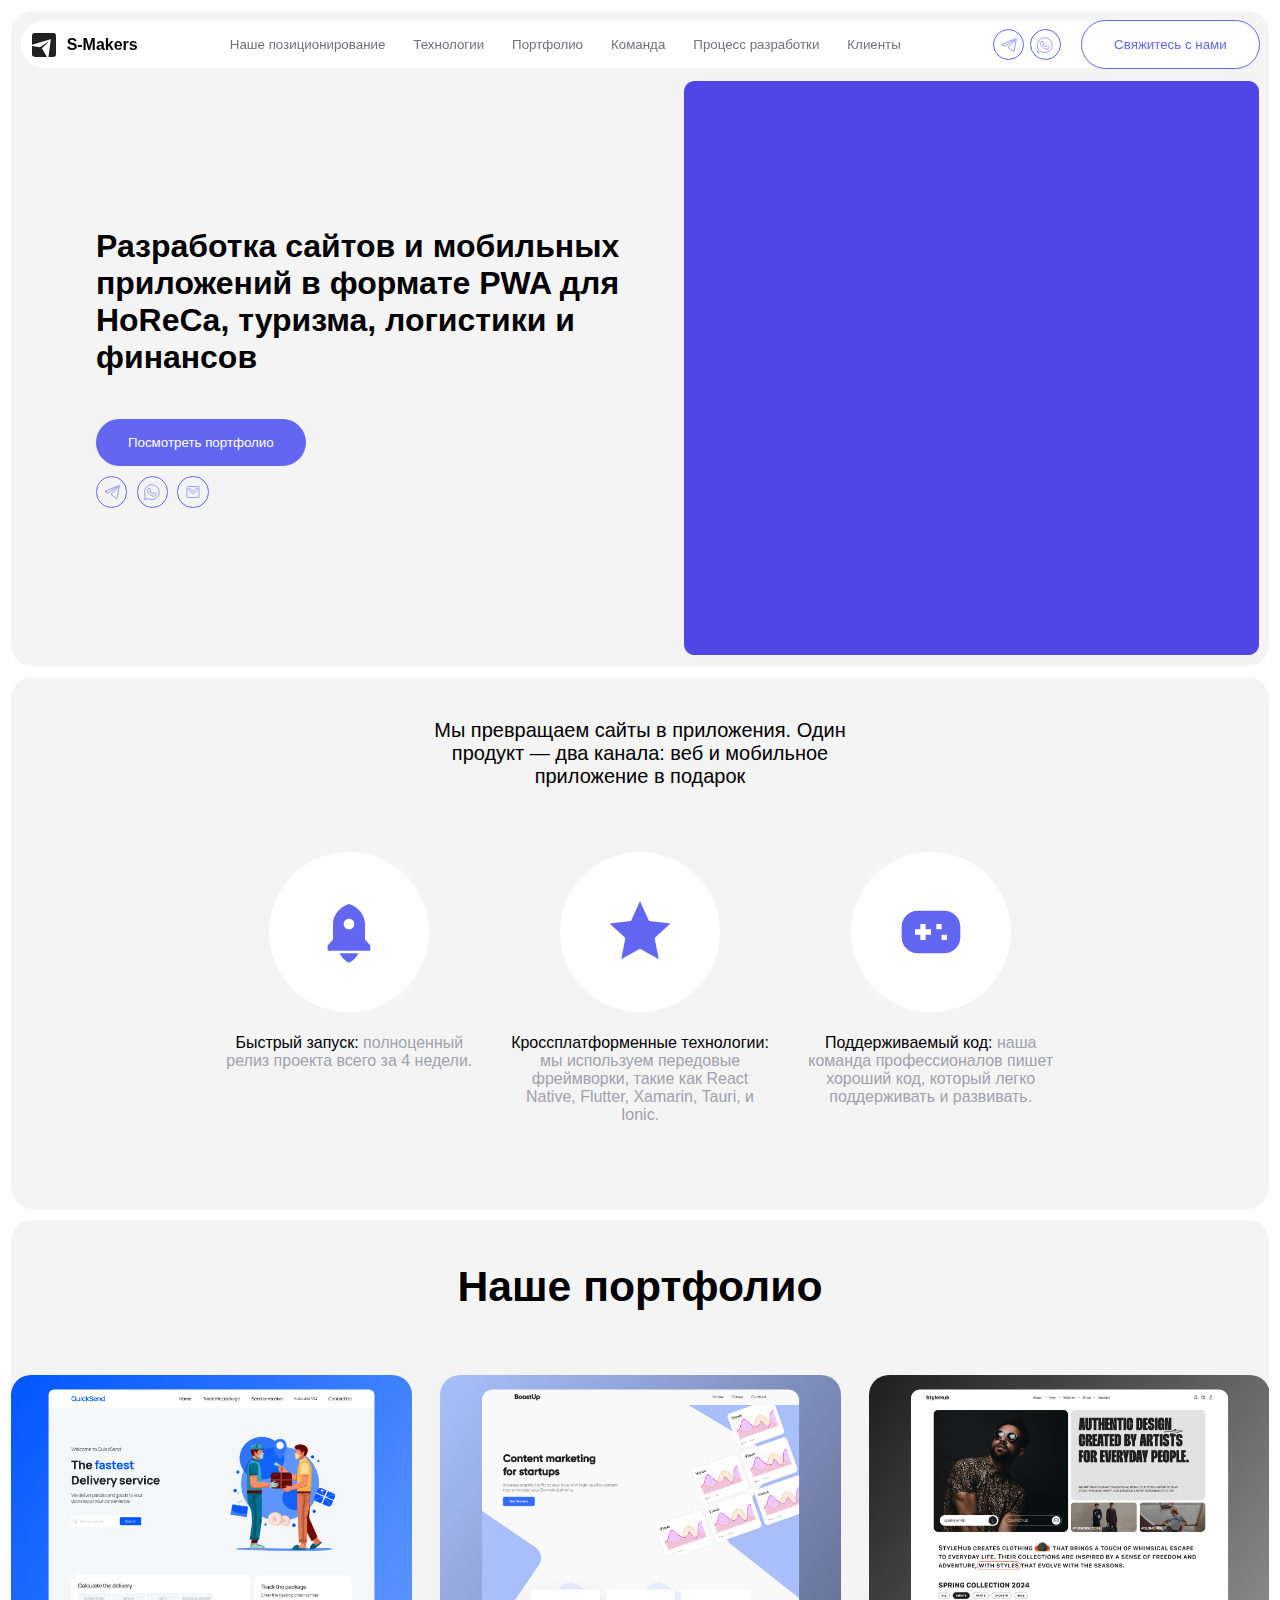
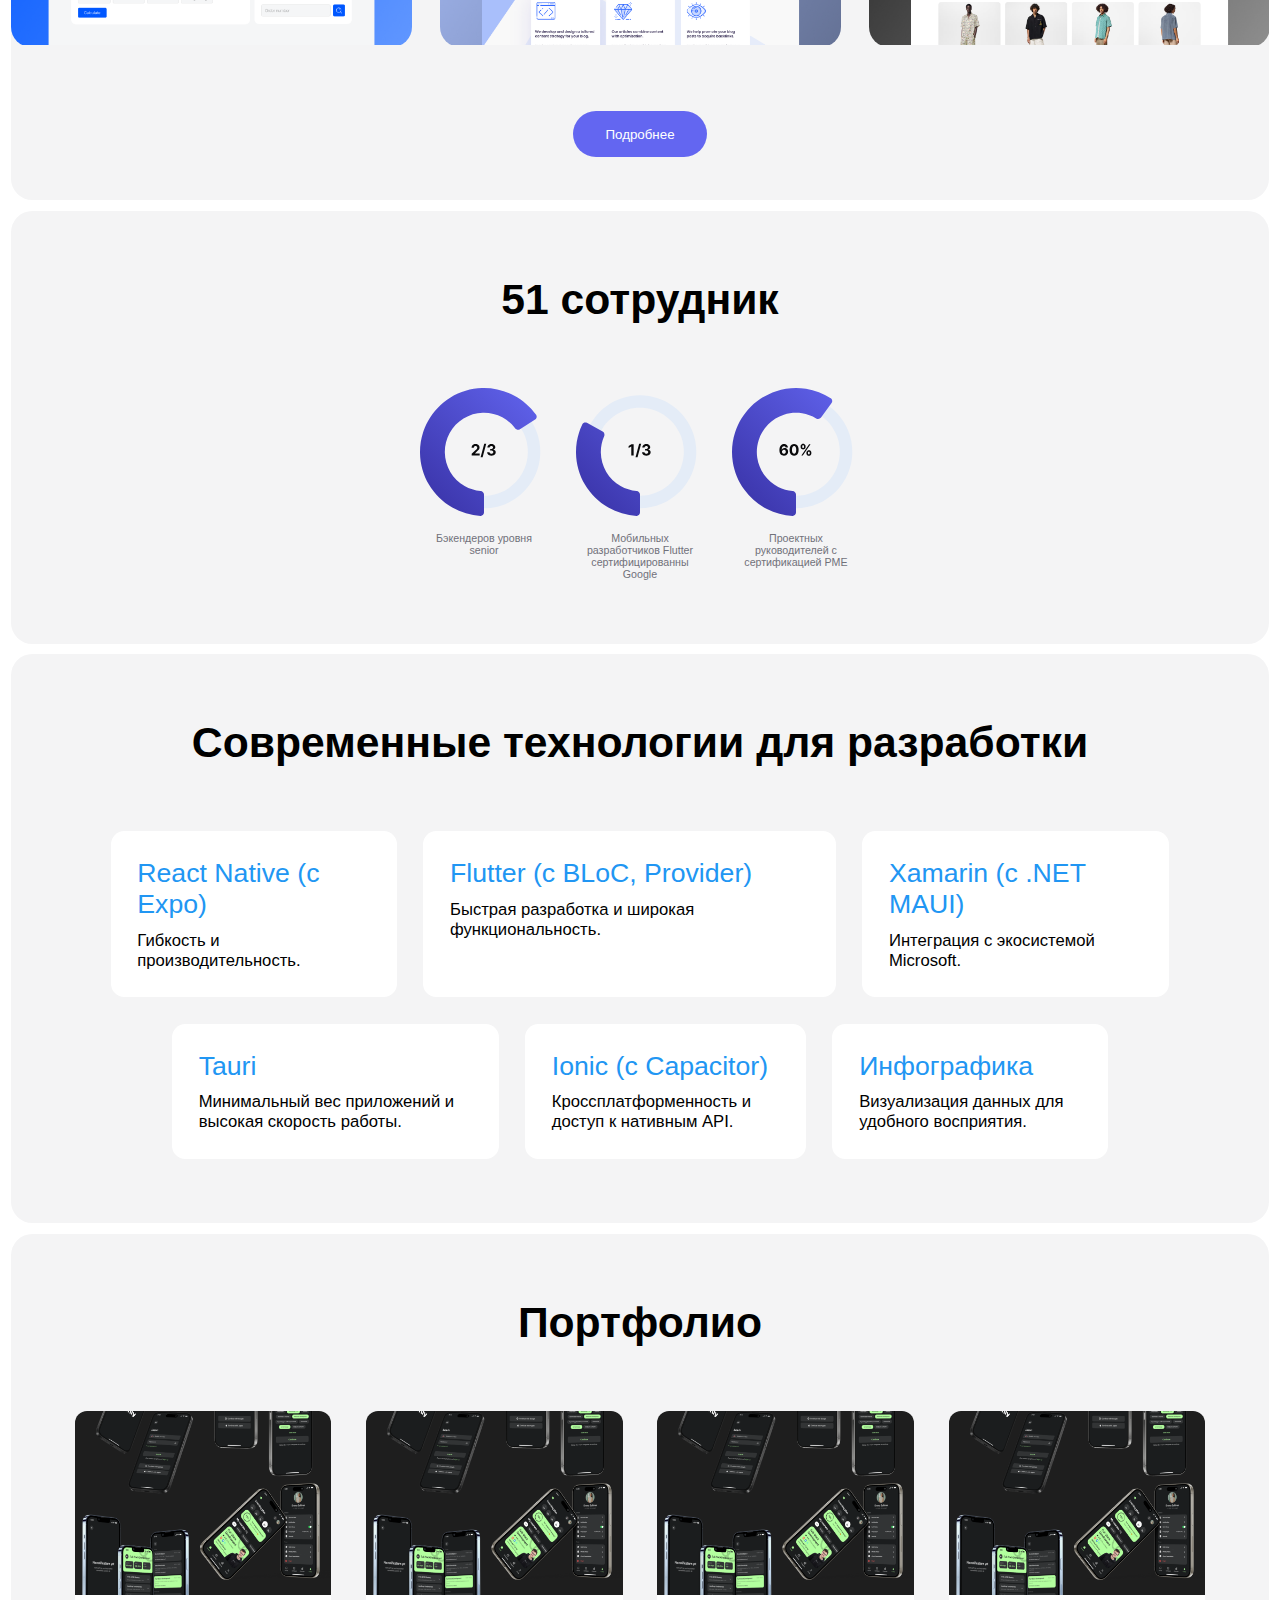
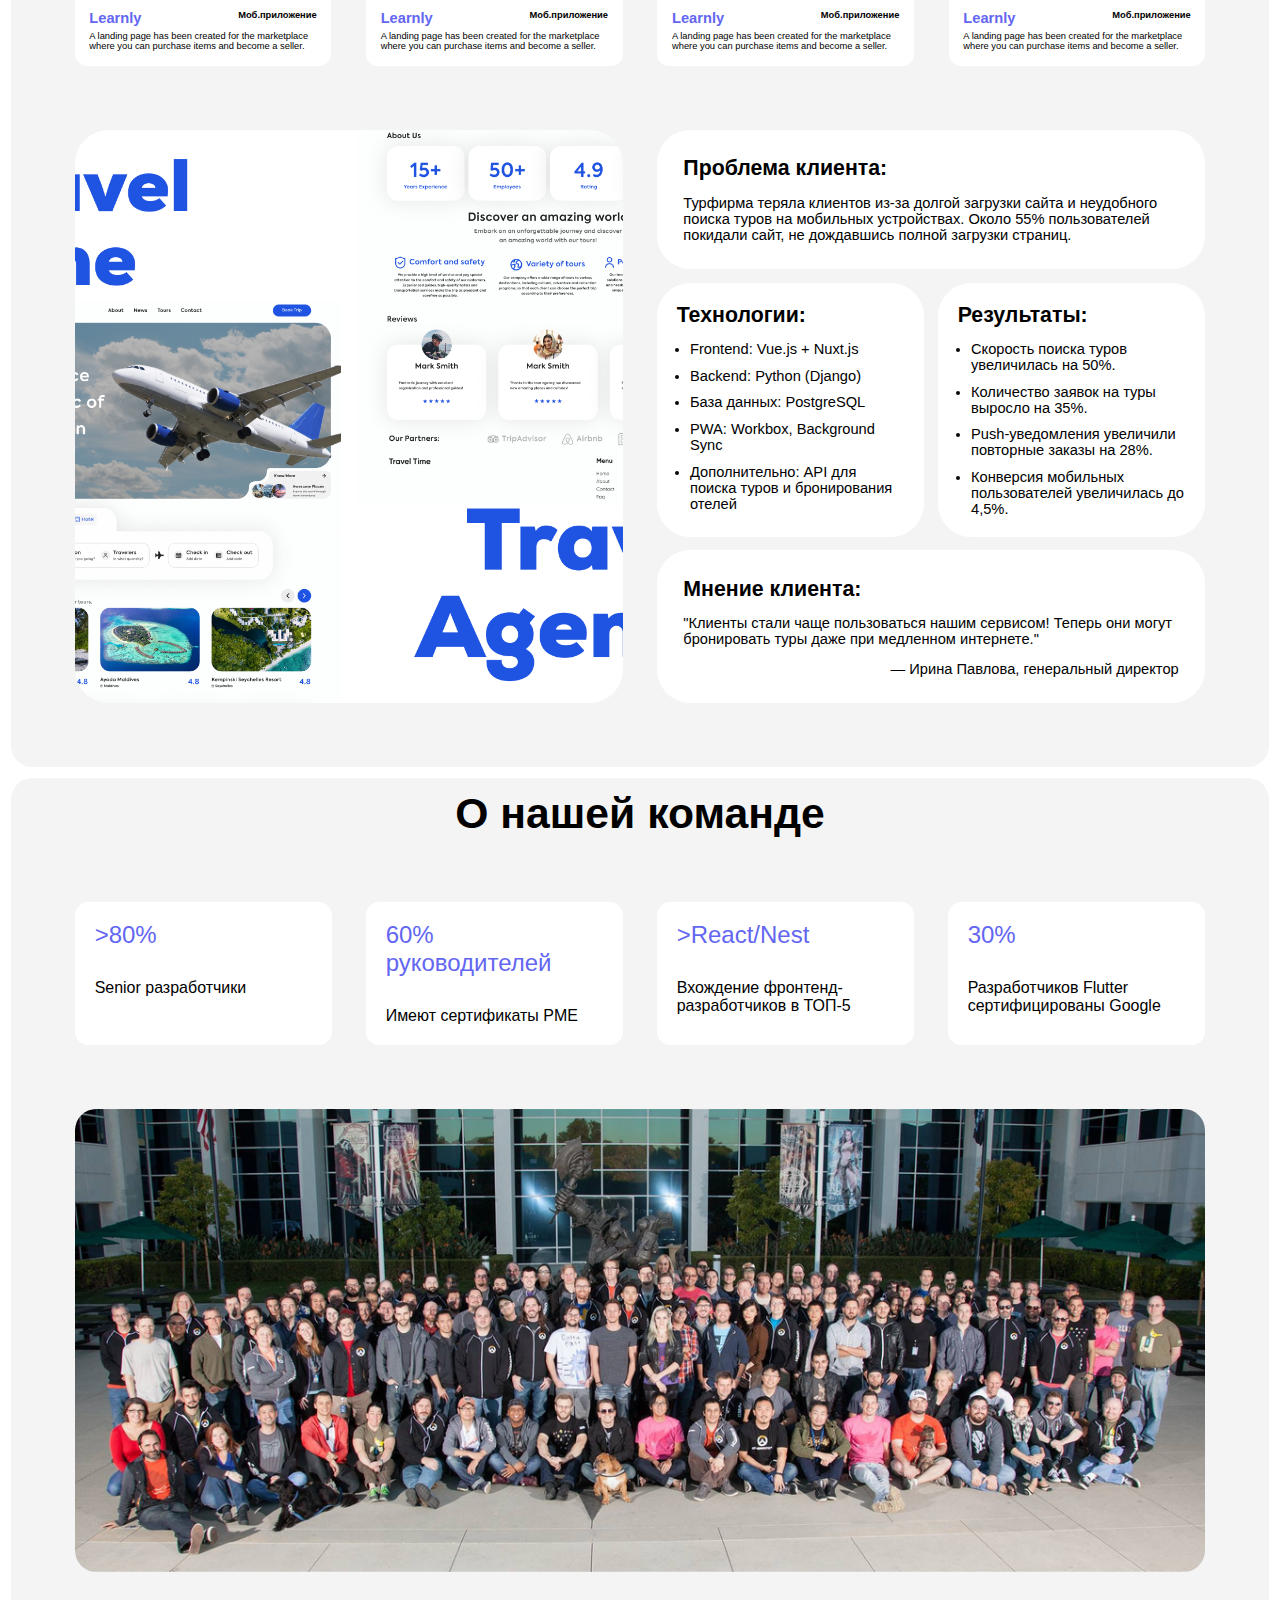
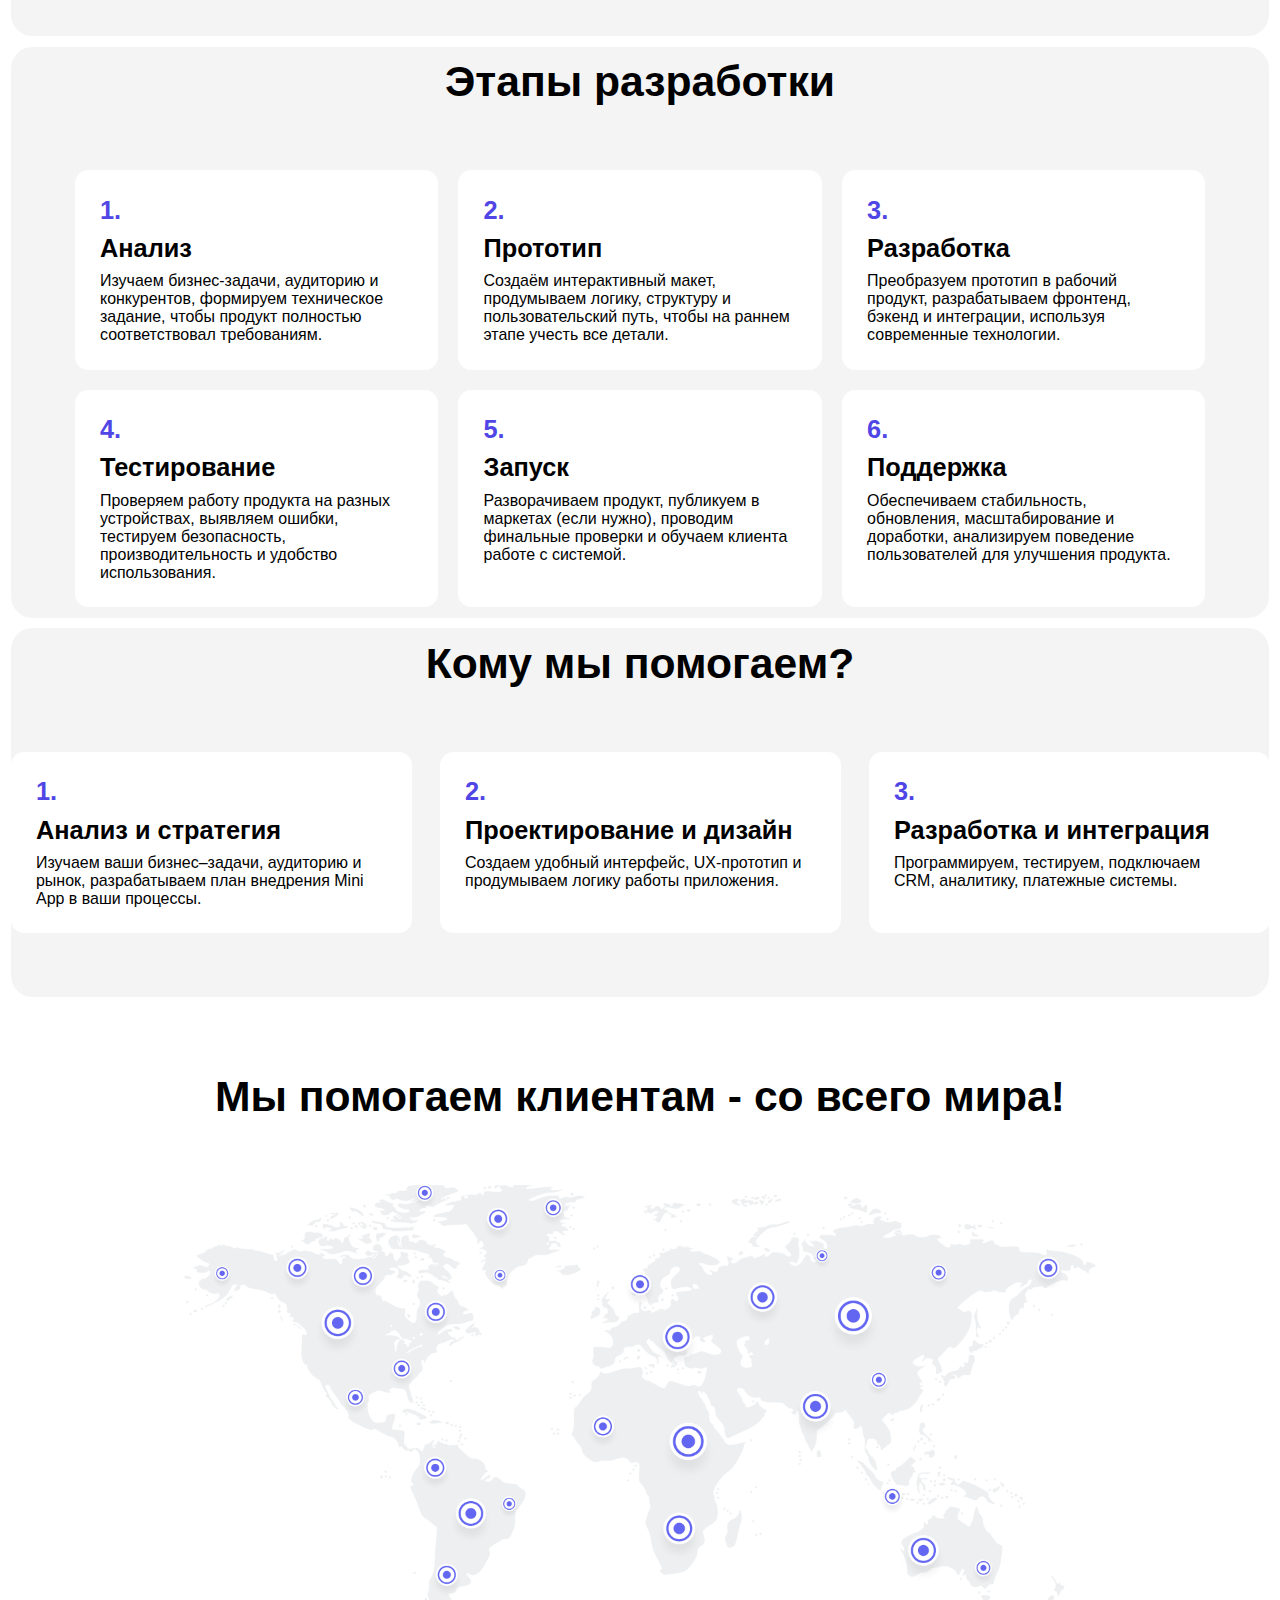
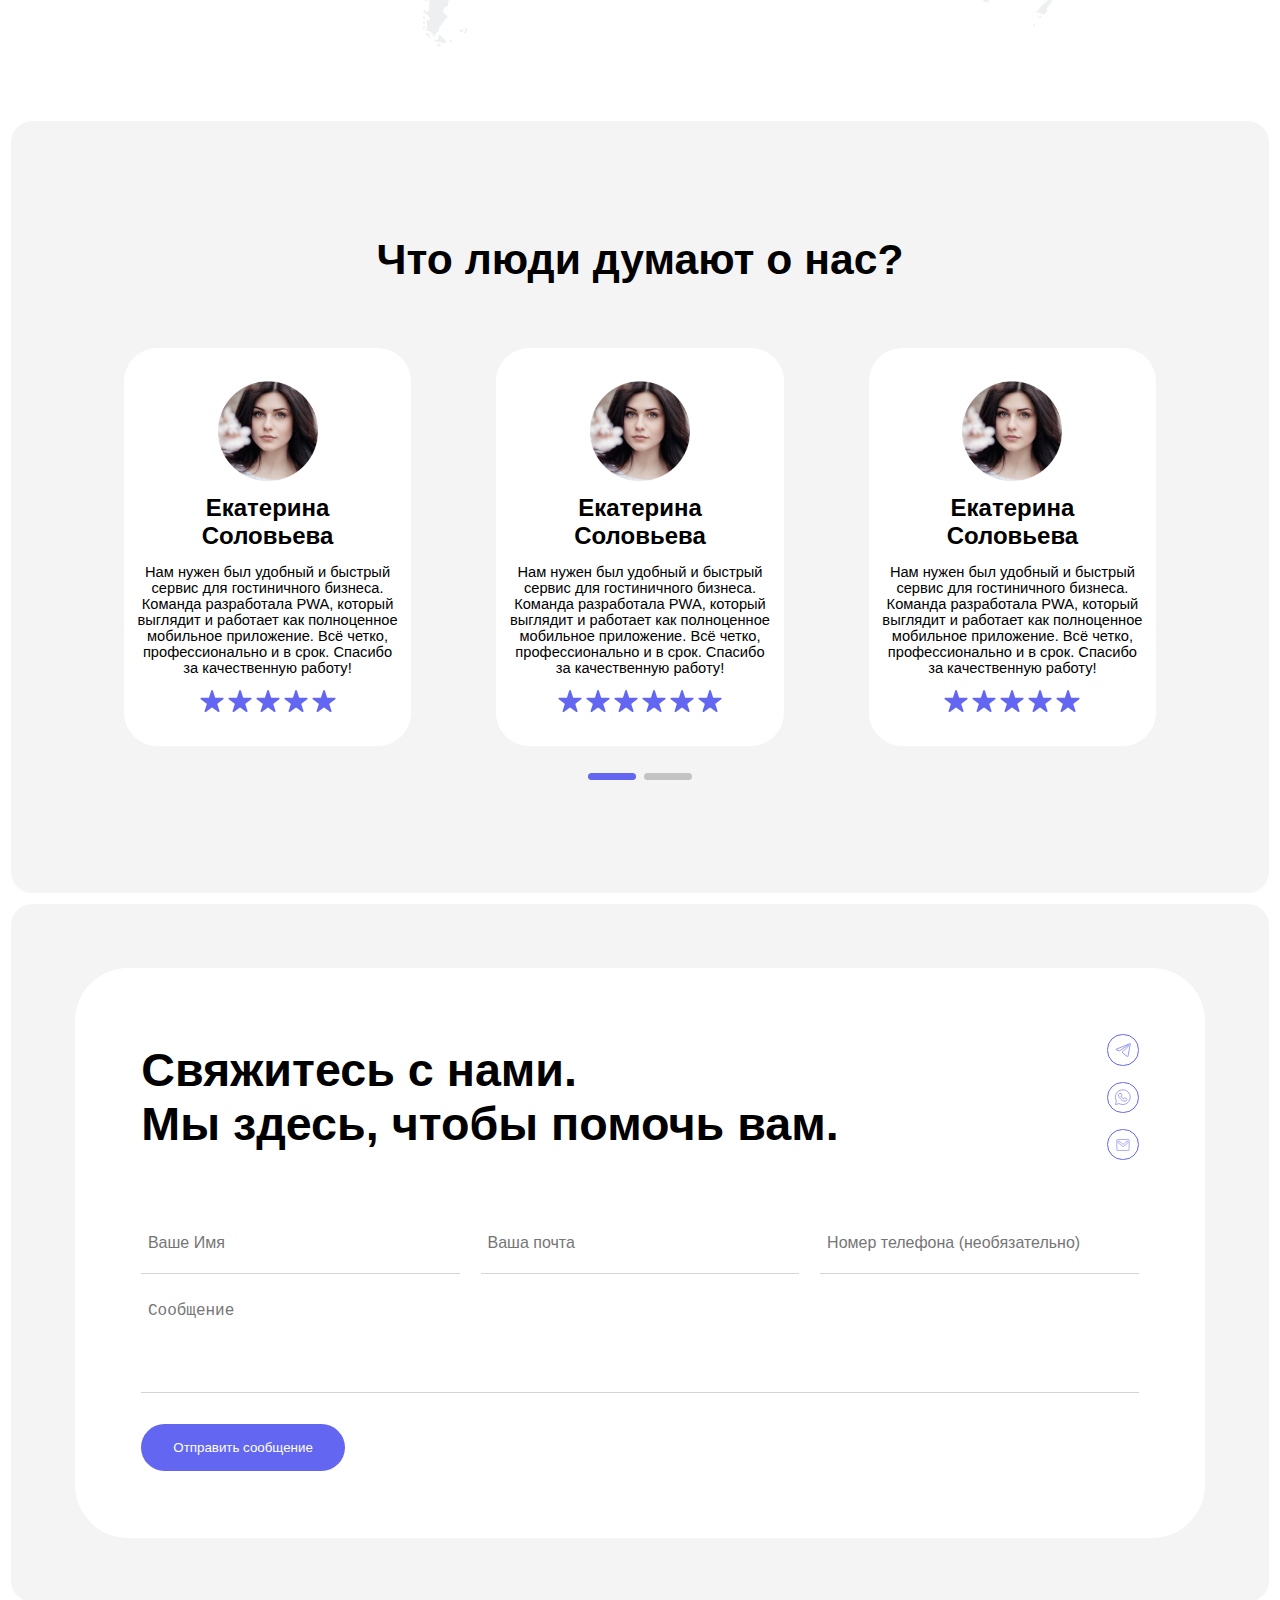
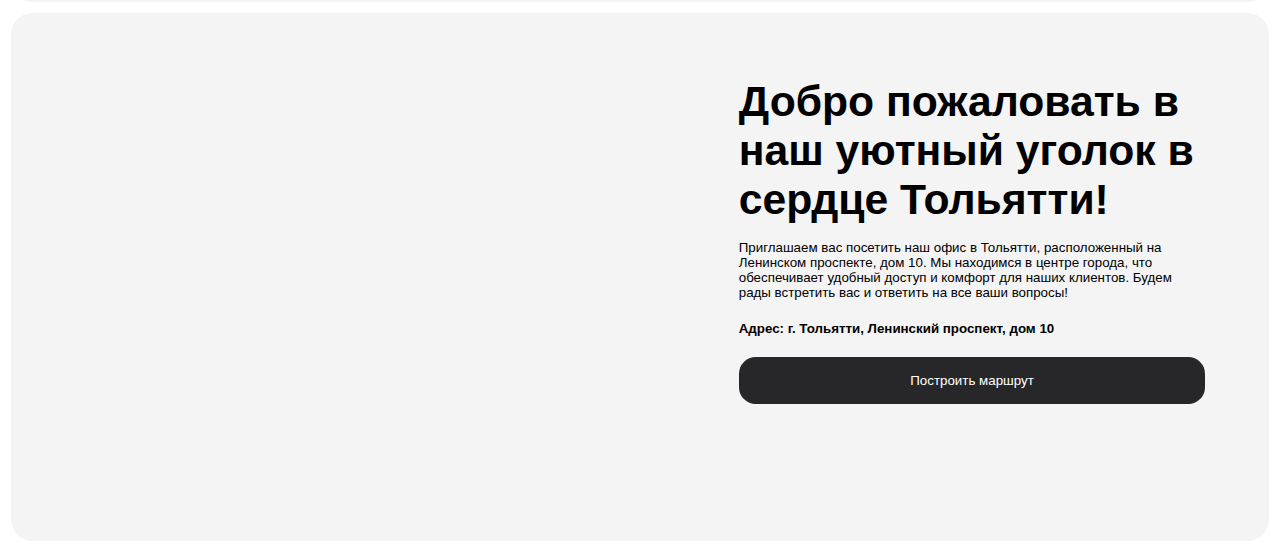
<file: templates/index.html>
<!DOCTYPE html>
<html lang="ru">
<head>
    <title>Document</title>

    <meta charset="UTF-8">
    <meta name="viewport" content="width=device-width, initial-scale=1.0">

    <meta name="description" content=""/>
    <meta name="og:title" content="">
    <meta name="og:description" content="">
    <meta name="keywords" content=""/>

    <link rel="icon" type="image/x-icon" href="">

    <link rel="stylesheet" href="../src/styles/main.css">
    <link rel="stylesheet" href="../src/styles/libraries/swiper.min.css"/>
</head>

<body>
    
    <header>
        <div class="header-section">
            <div class="header-section__logo">
                <svg width="36" height="36" viewBox="0 0 36 36" fill="none" xmlns="http://www.w3.org/2000/svg">
                    <path d="M0 7.19955C0 3.80565 0 2.1087 1.05442 1.05435C2.10883 0 3.80589 0 7.2 0H28.8C32.1941 0 33.8912 0 34.9456 1.05435C36 2.1087 36 3.80565 36 7.19955V28.7982C36 32.1921 36 33.889 34.9456 34.9434C33.8912 35.9978 32.2123 35.9978 28.8182 35.9978V36L24.7078 35.9996L28.1739 10.1121C28.1739 8.86218 26.5744 9.61746 26.5744 9.61746L0.0249174 17.8224C0.0249174 17.8224 0.0160039 17.8256 0 17.8321V7.19955Z" fill="#212121"/>
                    <path d="M0 19.6977V28.7982C0 32.1921 0 33.889 1.05442 34.9434C2.10883 35.9978 3.82406 35.9978 7.21817 35.9978L22.4945 35.9993L14.893 22.9796L14.8559 22.9601C15.9362 21.9177 24.3131 13.8231 24.6792 13.4562C25.246 12.888 24.8941 12.5497 24.236 12.9789L11.8623 21.424L0 19.6977Z" fill="#212121"/>
                </svg>
                S-Makers
            </div>
            <nav class="header-section__nav-panel">
                <ul>
                    <li><a href="">Наше позиционирование</a></li>
                    <li><a href="">Технологии</a></li>
                    <li><a href="">Портфолио</a></li>
                    <li><a href="">Команда</a></li>
                    <li><a href="">Процесс разработки</a></li>
                    <li><a href="">Клиенты</a></li>
                </ul>
            </nav>
            <div class="header-section__button-block">
                <div class="header-section__socials">
                    <a href="#" class="icon-button">
                        <svg width="24" height="21" viewBox="0 0 24 21" fill="none" xmlns="http://www.w3.org/2000/svg">
                            <path d="M18.3622 20.1977L10.5157 13.9676C12.6068 12.0217 19.958 5.17603 20.3112 4.83502L20.3113 4.83494C20.4881 4.66413 20.6336 4.47367 20.7073 4.26923C20.7804 4.06628 20.8076 3.74758 20.5627 3.50548C20.3444 3.28962 20.0535 3.28586 19.866 3.31646C19.6595 3.35019 19.4451 3.44249 19.2367 3.57351L19.2366 3.57342L19.2281 3.57907L6.55966 11.9102L1.83403 10.2637L1.82214 10.2588C1.80856 10.253 1.78675 10.2434 1.75933 10.2299C1.70346 10.2023 1.62986 10.1612 1.55672 10.1075C1.39736 9.99064 1.31416 9.87063 1.30079 9.7593L1.30071 9.75863C1.29811 9.73726 1.30611 9.65043 1.50625 9.50854C1.5898 9.44931 1.67931 9.40161 1.75062 9.36816C1.78546 9.35182 1.814 9.3398 1.83269 9.33227C1.84198 9.32853 1.8487 9.32595 1.85239 9.32457L1.85464 9.32372L1.85526 9.32349L1.85553 9.3234L1.8645 9.32023L1.87513 9.31591L22.124 1.08997L22.1335 1.0861L22.1418 1.08232L22.1421 1.08222L22.1424 1.08206L22.1426 1.08196L22.1429 1.08184L22.143 1.08178L22.152 1.07789C22.1607 1.07413 22.1748 1.06819 22.1935 1.06069C22.231 1.04564 22.286 1.02474 22.3523 1.00289C22.4894 0.957729 22.6549 0.91518 22.8071 0.903239C22.971 0.890373 23.0425 0.918941 23.0604 0.93103L23.0609 0.931329C23.0633 0.932923 23.0675 0.935656 23.0741 0.950004C23.0816 0.966506 23.0952 1.00584 23.099 1.08062L19.5134 19.7994C19.503 19.8205 19.4875 19.8498 19.4667 19.8838C19.4168 19.9651 19.3442 20.0613 19.249 20.1402C19.1566 20.2167 19.0473 20.2739 18.9128 20.293C18.788 20.3107 18.609 20.3001 18.3622 20.1977ZM19.5289 19.766C19.5291 19.7657 19.5287 19.7664 19.528 19.7682L19.5284 19.7674L19.5289 19.766Z" stroke="#6366F1"/>
                        </svg>
                    </a>
                    <a href="#" class="icon-button">
                        <svg width="26" height="26" viewBox="0 0 26 26" fill="none" xmlns="http://www.w3.org/2000/svg">
                            <path d="M2.23866 19.6559L2.29288 19.456L2.18985 19.2763C1.17785 17.5114 0.587804 15.4093 0.587804 13.3125C0.587804 6.67778 5.98182 1.3 12.6439 1.3C15.8473 1.3 18.8816 2.55944 21.1593 4.82917C23.4299 7.09193 24.6138 10.1137 24.7 13.2318C24.6963 19.8634 19.3037 25.2375 12.6439 25.2375C10.6214 25.2375 8.68084 24.734 6.90454 23.8068L6.73325 23.7173L6.54634 23.7664L0.708657 25.2973L2.23866 19.6559ZM14.4783 19.6395L14.5097 19.652L14.5425 19.6602C15.3133 19.8522 16.0826 19.8537 16.6717 19.7566C17.0792 19.697 17.6079 19.4595 18.0546 19.1666C18.4933 18.879 18.9806 18.4555 19.1704 17.9511C19.3187 17.557 19.3947 17.183 19.4203 16.8634C19.4451 16.5553 19.4259 16.2615 19.3522 16.0414L19.3147 15.9293L19.231 15.8458C19.1349 15.7501 19.0171 15.6787 18.9117 15.6204C18.8063 15.5621 18.6712 15.4946 18.5104 15.4144C18.3224 15.2968 17.857 15.056 17.4327 14.8447C17.1999 14.7286 16.9657 14.6147 16.7719 14.5237C16.5909 14.4388 16.4135 14.3586 16.3137 14.3255C16.3068 14.3232 16.2993 14.3207 16.2912 14.318C16.1785 14.2799 15.9557 14.2047 15.7268 14.2255C15.5856 14.2383 15.4381 14.2857 15.3028 14.386C15.1714 14.4833 15.0764 14.6119 15.0068 14.7508C14.9473 14.8693 14.7844 15.0921 14.5843 15.3358C14.3923 15.5697 14.2064 15.7746 14.1349 15.8458C14.1202 15.8605 14.1088 15.8708 14.1004 15.878C14.082 15.8726 14.0522 15.8618 14.0084 15.84C13.9479 15.8098 13.8745 15.7765 13.7893 15.7377C13.3376 15.5323 12.5514 15.1747 11.5693 14.337C10.6854 13.5348 10.1179 12.6587 9.94626 12.3327C9.96356 12.3145 9.98455 12.2935 10.0115 12.2667L9.65853 11.9125L10.0115 12.2667C10.0559 12.2224 10.0991 12.1692 10.1307 12.1295C10.1533 12.1012 10.1792 12.0678 10.2043 12.0354C10.2163 12.0199 10.2281 12.0047 10.2393 11.9904C10.3162 11.8919 10.3871 11.8049 10.4505 11.7417C10.6839 11.509 10.8024 11.2729 10.8897 11.0987L10.8957 11.0867C11.0543 10.7706 11.0543 10.4294 10.8957 10.1133L10.8593 10.0407L10.8453 10.0268C10.8443 10.0247 10.8432 10.0225 10.8421 10.0202C10.821 9.97711 10.7921 9.91362 10.756 9.83103C10.6844 9.66705 10.5929 9.4473 10.4942 9.20699C10.433 9.05768 10.3688 8.90009 10.3054 8.74453C10.1677 8.40652 10.0339 8.07809 9.94225 7.86496C9.78776 7.50574 9.58836 7.24317 9.30508 7.11486C9.16609 7.0519 9.0377 7.03606 8.94006 7.03356C8.89362 7.03237 8.85232 7.03424 8.82592 7.03553C8.82077 7.03578 8.81627 7.036 8.81231 7.0362C8.79125 7.03723 8.78578 7.0375 8.78048 7.0375H8.77945H8.77842H8.77739H8.77635H8.77531H8.77427H8.77323H8.77219H8.77114H8.7701H8.76905H8.76799H8.76694H8.76589H8.76483H8.76377H8.76271H8.76165H8.76058H8.75951H8.75844H8.75737H8.7563H8.75523H8.75415H8.75307H8.752H8.75091H8.74983H8.74875H8.74766H8.74657H8.74548H8.74439H8.7433H8.7422H8.7411H8.74H8.7389H8.7378H8.7367H8.73559H8.73448H8.73338H8.73227H8.73115H8.73004H8.72892H8.72781H8.72669H8.72557H8.72445H8.72332H8.7222H8.72107H8.71994H8.71881H8.71768H8.71655H8.71541H8.71428H8.71314H8.712H8.71086H8.70972H8.70857H8.70743H8.70628H8.70513H8.70398H8.70283H8.70168H8.70052H8.69937H8.69821H8.69705H8.69589H8.69473H8.69357H8.69241H8.69124H8.69007H8.68891H8.68774H8.68657H8.68539H8.68422H8.68305H8.68187H8.68069H8.67951H8.67833H8.67715H8.67597H8.67479H8.6736H8.67241H8.67123H8.67004H8.66885H8.66766H8.66646H8.66527H8.66408H8.66288H8.66168H8.66048H8.65928H8.65808H8.65688H8.65568H8.65447H8.65327H8.65206H8.65086H8.64965H8.64844H8.64723H8.64601H8.6448H8.64359H8.64237H8.64115H8.63994H8.63872H8.6375H8.63628H8.63506H8.63384H8.63261H8.63139H8.63016H8.62894H8.62771H8.62648H8.62525H8.62402H8.62279H8.62156H8.62033H8.61909H8.61786H8.61662H8.61538H8.61415H8.61291H8.61167H8.61043H8.60919H8.60795H8.6067H8.60546H8.60422H8.60297H8.60173H8.60048H8.59923H8.59798H8.59674H8.59549H8.59424H8.59298H8.59173H8.59048H8.58923H8.58797H8.58672H8.58546H8.58421H8.58295H8.58169H8.58043H8.57917H8.57792H8.57666H8.57539H8.57413H8.57287H8.57161H8.57034H8.56908H8.56782H8.56655H8.56529H8.56402H8.56275H8.56149H8.56022H8.55895H8.55768H8.55641H8.55514H8.55387H8.5526H8.55133H8.55006H8.54879H8.54751H8.54624H8.54497H8.54369H8.54242H8.54114H8.53987H8.53859H8.53732H8.53604H8.53476H8.53348H8.53221H8.53093H8.52965H8.52837H8.52709H8.52581H8.52453H8.52325H8.52197H8.52069H8.51941H8.51813H8.51685H8.51557H8.51428H8.513H8.51172H8.51044H8.50915H8.50787H8.50659H8.5053H8.50402H8.50274H8.50145H8.50017H8.49888H8.4976H8.49631H8.49503H8.49374H8.49246H8.49117H8.48989H8.4886H8.48732H8.48603H8.48474H8.48346H8.48217H8.48089H8.4796H8.47831H8.47703H8.47574H8.47445H8.47317H8.47188H8.4706H8.46931H8.46802H8.46674H8.46545H8.46417H8.46288H8.46159H8.46031H8.45902H8.45774H8.45645H8.45517H8.45388H8.45259H8.45131H8.45002H8.44874H8.44746H8.44617H8.44489H8.4436H8.44232H8.44103H8.43975H8.43847H8.43718H8.4359H8.43462H8.43334H8.43205H8.43077H8.42949H8.42821H8.42693H8.42565H8.42437H8.42308H8.4218H8.42052H8.41925H8.41797H8.41669H8.41541H8.41413H8.41285H8.41158H8.4103H8.40902H8.40775H8.40647H8.4052H8.40392H8.40265H8.40137H8.4001H8.39882H8.39755H8.39628H8.39501H8.39374H8.39247H8.3912H8.38993H8.38866H8.38739H8.38612H8.38485H8.38358H8.38232H8.38105H8.37979H8.37852H8.37726H8.37599H8.37473H8.37347H8.3722H8.37094H8.36968H8.36842H8.36716H8.3659H8.36465H8.36339H8.36213H8.36088H8.35962H8.35837H8.35711H8.35586H8.3546H8.35335H8.3521H8.35085H8.3496H8.34835H8.34711H8.34586H8.34461H8.34336H8.34212H8.34088H8.33963H8.33839H8.33715H8.33591H8.33467H8.33343H8.33219H8.33095H8.32972H8.32848H8.32725H8.32601H8.32478H8.32355H8.32232H8.32109H8.31986H8.31863H8.3174H8.31617H8.31495H8.31373H8.3125H8.31128H8.31006H8.30884H8.30762H8.3064H8.30518H8.30397H8.30275H8.30154H8.30032H8.29911H8.2979H8.29669H8.29548H8.29428H8.29307H8.29186H8.29066H8.28946H8.28825H8.28705H8.28585H8.28465H8.28346H8.28226H8.28107H8.27987H8.27868H8.27749H8.2763H8.27511H8.27392H8.27274H8.27155H8.27037H8.26919H8.268H8.26682H8.26565H8.26447H8.26329H8.26212H8.26094H8.25977H8.2586H8.25743H8.25626H8.2551H8.25393H8.25277H8.2516H8.25044H8.24928H8.24813H8.24697H8.24581H8.24466H8.24351H8.24236H8.24121H8.24006H8.23891H8.23777H8.23662H8.23548H8.23434H8.2332H8.23206H8.23093H8.22979H8.22866H8.22753H8.2264H8.22527H8.22414H8.22302H8.22189H8.22077H8.21965H8.21853H8.21741H8.2163H8.21518H8.21407H8.21296H8.21185H8.21074H8.20964H8.20854H8.20743H8.20633H8.20523H8.20414H8.20304H8.20195H8.20086H8.19977H8.19868H8.19759H8.19651H8.19542H8.19434H8.19326H8.19218H8.19111H8.19003H8.18896H8.18789H8.18682H8.18576H8.18469H8.18363H8.18257H8.18151H8.18045H8.1794H8.17834H8.17729H8.17624H8.17519H8.17415H8.1731H8.17206H8.17102H8.16998H8.16895H8.16791H8.16688H8.16585C8.15937 7.0375 8.15267 7.03749 8.14576 7.03748C7.87846 7.03709 7.30269 7.03624 6.88831 7.58683C6.8714 7.6093 6.84302 7.64295 6.8064 7.68639C6.67094 7.84708 6.42266 8.14158 6.22493 8.49814C5.95601 8.98306 5.73415 9.63473 5.73415 10.5125C5.73415 11.4129 6.05756 12.261 6.38328 12.887C6.67761 13.4527 7.00048 13.8867 7.1574 14.0609C7.43767 14.4852 9.49579 17.5924 12.6997 18.9302C13.2122 19.1841 13.7098 19.3613 14.0885 19.4961C14.2396 19.5499 14.3717 19.597 14.4783 19.6395ZM14.1239 15.8829C14.1239 15.883 14.1232 15.883 14.1217 15.8828L14.1239 15.8829ZM10.8609 10.0569C10.8605 10.0563 10.8601 10.0555 10.8595 10.0545C10.8647 10.0627 10.8653 10.0646 10.8609 10.0569Z" stroke="#6366F1"/>
                        </svg>
                    </a>
                </div>
                <button class="button">
                    Свяжитесь с нами
                </button>
            </div>
        </div>
    </header>
    
    <main>
        <section>
            <div class="hero-section">
                <div class="hero-section__container">
                    <div class="hero-section__info-block">
                        <span>Разработка сайтов и мобильных приложений в формате PWA для HoReCa, туризма, логистики и финансов</span>
                        <div class="hero-section__button-block">
                            <button class="button button_accent">
                                Посмотреть портфолио
                            </button>
                            <div class="hero-section__button-block__socials">
                                <a href="#" class="icon-button">
                                    <svg width="24" height="21" viewBox="0 0 24 21" fill="none" xmlns="http://www.w3.org/2000/svg">
                                        <path d="M18.3622 20.1977L10.5157 13.9676C12.6068 12.0217 19.958 5.17603 20.3112 4.83502L20.3113 4.83494C20.4881 4.66413 20.6336 4.47367 20.7073 4.26923C20.7804 4.06628 20.8076 3.74758 20.5627 3.50548C20.3444 3.28962 20.0535 3.28586 19.866 3.31646C19.6595 3.35019 19.4451 3.44249 19.2367 3.57351L19.2366 3.57342L19.2281 3.57907L6.55966 11.9102L1.83403 10.2637L1.82214 10.2588C1.80856 10.253 1.78675 10.2434 1.75933 10.2299C1.70346 10.2023 1.62986 10.1612 1.55672 10.1075C1.39736 9.99064 1.31416 9.87063 1.30079 9.7593L1.30071 9.75863C1.29811 9.73726 1.30611 9.65043 1.50625 9.50854C1.5898 9.44931 1.67931 9.40161 1.75062 9.36816C1.78546 9.35182 1.814 9.3398 1.83269 9.33227C1.84198 9.32853 1.8487 9.32595 1.85239 9.32457L1.85464 9.32372L1.85526 9.32349L1.85553 9.3234L1.8645 9.32023L1.87513 9.31591L22.124 1.08997L22.1335 1.0861L22.1418 1.08232L22.1421 1.08222L22.1424 1.08206L22.1426 1.08196L22.1429 1.08184L22.143 1.08178L22.152 1.07789C22.1607 1.07413 22.1748 1.06819 22.1935 1.06069C22.231 1.04564 22.286 1.02474 22.3523 1.00289C22.4894 0.957729 22.6549 0.91518 22.8071 0.903239C22.971 0.890373 23.0425 0.918941 23.0604 0.93103L23.0609 0.931329C23.0633 0.932923 23.0675 0.935656 23.0741 0.950004C23.0816 0.966506 23.0952 1.00584 23.099 1.08062L19.5134 19.7994C19.503 19.8205 19.4875 19.8498 19.4667 19.8838C19.4168 19.9651 19.3442 20.0613 19.249 20.1402C19.1566 20.2167 19.0473 20.2739 18.9128 20.293C18.788 20.3107 18.609 20.3001 18.3622 20.1977ZM19.5289 19.766C19.5291 19.7657 19.5287 19.7664 19.528 19.7682L19.5284 19.7674L19.5289 19.766Z" stroke="#6366F1"/>
                                    </svg>
                                </a>
                                <a href="#" class="icon-button">
                                    <svg width="26" height="26" viewBox="0 0 26 26" fill="none" xmlns="http://www.w3.org/2000/svg">
                                        <path d="M2.23866 19.6559L2.29288 19.456L2.18985 19.2763C1.17785 17.5114 0.587804 15.4093 0.587804 13.3125C0.587804 6.67778 5.98182 1.3 12.6439 1.3C15.8473 1.3 18.8816 2.55944 21.1593 4.82917C23.4299 7.09193 24.6138 10.1137 24.7 13.2318C24.6963 19.8634 19.3037 25.2375 12.6439 25.2375C10.6214 25.2375 8.68084 24.734 6.90454 23.8068L6.73325 23.7173L6.54634 23.7664L0.708657 25.2973L2.23866 19.6559ZM14.4783 19.6395L14.5097 19.652L14.5425 19.6602C15.3133 19.8522 16.0826 19.8537 16.6717 19.7566C17.0792 19.697 17.6079 19.4595 18.0546 19.1666C18.4933 18.879 18.9806 18.4555 19.1704 17.9511C19.3187 17.557 19.3947 17.183 19.4203 16.8634C19.4451 16.5553 19.4259 16.2615 19.3522 16.0414L19.3147 15.9293L19.231 15.8458C19.1349 15.7501 19.0171 15.6787 18.9117 15.6204C18.8063 15.5621 18.6712 15.4946 18.5104 15.4144C18.3224 15.2968 17.857 15.056 17.4327 14.8447C17.1999 14.7286 16.9657 14.6147 16.7719 14.5237C16.5909 14.4388 16.4135 14.3586 16.3137 14.3255C16.3068 14.3232 16.2993 14.3207 16.2912 14.318C16.1785 14.2799 15.9557 14.2047 15.7268 14.2255C15.5856 14.2383 15.4381 14.2857 15.3028 14.386C15.1714 14.4833 15.0764 14.6119 15.0068 14.7508C14.9473 14.8693 14.7844 15.0921 14.5843 15.3358C14.3923 15.5697 14.2064 15.7746 14.1349 15.8458C14.1202 15.8605 14.1088 15.8708 14.1004 15.878C14.082 15.8726 14.0522 15.8618 14.0084 15.84C13.9479 15.8098 13.8745 15.7765 13.7893 15.7377C13.3376 15.5323 12.5514 15.1747 11.5693 14.337C10.6854 13.5348 10.1179 12.6587 9.94626 12.3327C9.96356 12.3145 9.98455 12.2935 10.0115 12.2667L9.65853 11.9125L10.0115 12.2667C10.0559 12.2224 10.0991 12.1692 10.1307 12.1295C10.1533 12.1012 10.1792 12.0678 10.2043 12.0354C10.2163 12.0199 10.2281 12.0047 10.2393 11.9904C10.3162 11.8919 10.3871 11.8049 10.4505 11.7417C10.6839 11.509 10.8024 11.2729 10.8897 11.0987L10.8957 11.0867C11.0543 10.7706 11.0543 10.4294 10.8957 10.1133L10.8593 10.0407L10.8453 10.0268C10.8443 10.0247 10.8432 10.0225 10.8421 10.0202C10.821 9.97711 10.7921 9.91362 10.756 9.83103C10.6844 9.66705 10.5929 9.4473 10.4942 9.20699C10.433 9.05768 10.3688 8.90009 10.3054 8.74453C10.1677 8.40652 10.0339 8.07809 9.94225 7.86496C9.78776 7.50574 9.58836 7.24317 9.30508 7.11486C9.16609 7.0519 9.0377 7.03606 8.94006 7.03356C8.89362 7.03237 8.85232 7.03424 8.82592 7.03553C8.82077 7.03578 8.81627 7.036 8.81231 7.0362C8.79125 7.03723 8.78578 7.0375 8.78048 7.0375H8.77945H8.77842H8.77739H8.77635H8.77531H8.77427H8.77323H8.77219H8.77114H8.7701H8.76905H8.76799H8.76694H8.76589H8.76483H8.76377H8.76271H8.76165H8.76058H8.75951H8.75844H8.75737H8.7563H8.75523H8.75415H8.75307H8.752H8.75091H8.74983H8.74875H8.74766H8.74657H8.74548H8.74439H8.7433H8.7422H8.7411H8.74H8.7389H8.7378H8.7367H8.73559H8.73448H8.73338H8.73227H8.73115H8.73004H8.72892H8.72781H8.72669H8.72557H8.72445H8.72332H8.7222H8.72107H8.71994H8.71881H8.71768H8.71655H8.71541H8.71428H8.71314H8.712H8.71086H8.70972H8.70857H8.70743H8.70628H8.70513H8.70398H8.70283H8.70168H8.70052H8.69937H8.69821H8.69705H8.69589H8.69473H8.69357H8.69241H8.69124H8.69007H8.68891H8.68774H8.68657H8.68539H8.68422H8.68305H8.68187H8.68069H8.67951H8.67833H8.67715H8.67597H8.67479H8.6736H8.67241H8.67123H8.67004H8.66885H8.66766H8.66646H8.66527H8.66408H8.66288H8.66168H8.66048H8.65928H8.65808H8.65688H8.65568H8.65447H8.65327H8.65206H8.65086H8.64965H8.64844H8.64723H8.64601H8.6448H8.64359H8.64237H8.64115H8.63994H8.63872H8.6375H8.63628H8.63506H8.63384H8.63261H8.63139H8.63016H8.62894H8.62771H8.62648H8.62525H8.62402H8.62279H8.62156H8.62033H8.61909H8.61786H8.61662H8.61538H8.61415H8.61291H8.61167H8.61043H8.60919H8.60795H8.6067H8.60546H8.60422H8.60297H8.60173H8.60048H8.59923H8.59798H8.59674H8.59549H8.59424H8.59298H8.59173H8.59048H8.58923H8.58797H8.58672H8.58546H8.58421H8.58295H8.58169H8.58043H8.57917H8.57792H8.57666H8.57539H8.57413H8.57287H8.57161H8.57034H8.56908H8.56782H8.56655H8.56529H8.56402H8.56275H8.56149H8.56022H8.55895H8.55768H8.55641H8.55514H8.55387H8.5526H8.55133H8.55006H8.54879H8.54751H8.54624H8.54497H8.54369H8.54242H8.54114H8.53987H8.53859H8.53732H8.53604H8.53476H8.53348H8.53221H8.53093H8.52965H8.52837H8.52709H8.52581H8.52453H8.52325H8.52197H8.52069H8.51941H8.51813H8.51685H8.51557H8.51428H8.513H8.51172H8.51044H8.50915H8.50787H8.50659H8.5053H8.50402H8.50274H8.50145H8.50017H8.49888H8.4976H8.49631H8.49503H8.49374H8.49246H8.49117H8.48989H8.4886H8.48732H8.48603H8.48474H8.48346H8.48217H8.48089H8.4796H8.47831H8.47703H8.47574H8.47445H8.47317H8.47188H8.4706H8.46931H8.46802H8.46674H8.46545H8.46417H8.46288H8.46159H8.46031H8.45902H8.45774H8.45645H8.45517H8.45388H8.45259H8.45131H8.45002H8.44874H8.44746H8.44617H8.44489H8.4436H8.44232H8.44103H8.43975H8.43847H8.43718H8.4359H8.43462H8.43334H8.43205H8.43077H8.42949H8.42821H8.42693H8.42565H8.42437H8.42308H8.4218H8.42052H8.41925H8.41797H8.41669H8.41541H8.41413H8.41285H8.41158H8.4103H8.40902H8.40775H8.40647H8.4052H8.40392H8.40265H8.40137H8.4001H8.39882H8.39755H8.39628H8.39501H8.39374H8.39247H8.3912H8.38993H8.38866H8.38739H8.38612H8.38485H8.38358H8.38232H8.38105H8.37979H8.37852H8.37726H8.37599H8.37473H8.37347H8.3722H8.37094H8.36968H8.36842H8.36716H8.3659H8.36465H8.36339H8.36213H8.36088H8.35962H8.35837H8.35711H8.35586H8.3546H8.35335H8.3521H8.35085H8.3496H8.34835H8.34711H8.34586H8.34461H8.34336H8.34212H8.34088H8.33963H8.33839H8.33715H8.33591H8.33467H8.33343H8.33219H8.33095H8.32972H8.32848H8.32725H8.32601H8.32478H8.32355H8.32232H8.32109H8.31986H8.31863H8.3174H8.31617H8.31495H8.31373H8.3125H8.31128H8.31006H8.30884H8.30762H8.3064H8.30518H8.30397H8.30275H8.30154H8.30032H8.29911H8.2979H8.29669H8.29548H8.29428H8.29307H8.29186H8.29066H8.28946H8.28825H8.28705H8.28585H8.28465H8.28346H8.28226H8.28107H8.27987H8.27868H8.27749H8.2763H8.27511H8.27392H8.27274H8.27155H8.27037H8.26919H8.268H8.26682H8.26565H8.26447H8.26329H8.26212H8.26094H8.25977H8.2586H8.25743H8.25626H8.2551H8.25393H8.25277H8.2516H8.25044H8.24928H8.24813H8.24697H8.24581H8.24466H8.24351H8.24236H8.24121H8.24006H8.23891H8.23777H8.23662H8.23548H8.23434H8.2332H8.23206H8.23093H8.22979H8.22866H8.22753H8.2264H8.22527H8.22414H8.22302H8.22189H8.22077H8.21965H8.21853H8.21741H8.2163H8.21518H8.21407H8.21296H8.21185H8.21074H8.20964H8.20854H8.20743H8.20633H8.20523H8.20414H8.20304H8.20195H8.20086H8.19977H8.19868H8.19759H8.19651H8.19542H8.19434H8.19326H8.19218H8.19111H8.19003H8.18896H8.18789H8.18682H8.18576H8.18469H8.18363H8.18257H8.18151H8.18045H8.1794H8.17834H8.17729H8.17624H8.17519H8.17415H8.1731H8.17206H8.17102H8.16998H8.16895H8.16791H8.16688H8.16585C8.15937 7.0375 8.15267 7.03749 8.14576 7.03748C7.87846 7.03709 7.30269 7.03624 6.88831 7.58683C6.8714 7.6093 6.84302 7.64295 6.8064 7.68639C6.67094 7.84708 6.42266 8.14158 6.22493 8.49814C5.95601 8.98306 5.73415 9.63473 5.73415 10.5125C5.73415 11.4129 6.05756 12.261 6.38328 12.887C6.67761 13.4527 7.00048 13.8867 7.1574 14.0609C7.43767 14.4852 9.49579 17.5924 12.6997 18.9302C13.2122 19.1841 13.7098 19.3613 14.0885 19.4961C14.2396 19.5499 14.3717 19.597 14.4783 19.6395ZM14.1239 15.8829C14.1239 15.883 14.1232 15.883 14.1217 15.8828L14.1239 15.8829ZM10.8609 10.0569C10.8605 10.0563 10.8601 10.0555 10.8595 10.0545C10.8647 10.0627 10.8653 10.0646 10.8609 10.0569Z" stroke="#6366F1"/>
                                    </svg>
                                </a>
                                <a href="#" class="icon-button">
                                    <svg width="30" height="30" viewBox="0 0 30 30" fill="none" xmlns="http://www.w3.org/2000/svg">
                                        <path d="M7.70028 7.70404L7.31912 7.38043L6.99551 7.76158L5.44218 9.5911L5.11857 9.97225L5.49973 10.2959L14.7641 18.1616L15.0908 18.439L15.4149 18.1586L24.5125 10.2854L24.8906 9.95823L24.5634 9.58015L22.9928 7.76536L22.6656 7.38729L22.2875 7.71448L15.0696 13.9609L7.70028 7.70404ZM4.2 4.69995H25.8C26.1866 4.69995 26.5 5.01335 26.5 5.39995V24.6C26.5 24.9866 26.1866 25.3 25.8 25.3H4.2C3.8134 25.3 3.5 24.9866 3.5 24.6V5.39995C3.5 5.01336 3.81341 4.69995 4.2 4.69995Z" stroke="#6366F1"/>
                                    </svg>                                        
                                </a>
                            </div>
                        </div>
                    </div>
                    <div class="hero-section__video-block"></div>
                </div>
            </div>
        </section>

        <section class="advantages-section">
            <div class="advantages-section__container">
                <div class="advantages-section__title">
                    Мы превращаем сайты в приложения. Один продукт — два канала: веб и мобильное приложение в подарок
                </div>
                <div class="advantages-section__info-block">
                    <div class="advantages-section__card">
                        <div class="advantages-section__card__icon">
                            <svg width="96" height="96" viewBox="0 0 96 96" fill="none" xmlns="http://www.w3.org/2000/svg">
                                <path d="M33.9926 80.0192H62.0072C59.3728 86.3368 54.3176 91.392 48 94.0264C41.6824 91.392 36.6272 86.3368 33.9926 80.0192ZM72 59.238L80 68.3112V76.0192H16V68.3112L24 59.238V36.0192C24 22.0863 34.0177 10.233 48 5.84009C61.9824 10.233 72 22.0863 72 36.0192V59.238ZM48 44.0192C52.4184 44.0192 56 40.4376 56 36.0192C56 31.601 52.4184 28.0192 48 28.0192C43.5816 28.0192 40 31.601 40 36.0192C40 40.4376 43.5816 44.0192 48 44.0192Z" fill="#6366F1"/>
                            </svg>                                    
                        </div>
                        <div class="advantages-section__card__title">
                            <span>Быстрый запуск:</span> полноценный релиз  проекта всего за 4 недели.
                        </div>
                    </div>
                    <div class="advantages-section__card">
                        <div class="advantages-section__card__icon">
                            <svg width="96" height="96" viewBox="0 0 96 96" fill="none" xmlns="http://www.w3.org/2000/svg">
                                <path d="M48.0024 73.04L19.7886 88.8328L26.0899 57.1196L2.35156 35.1672L34.4597 31.3602L48.0024 2L61.5448 31.3602L93.6528 35.1672L69.9148 57.1196L76.216 88.8328L48.0024 73.04Z" fill="#6366F1"/>
                            </svg>                                    
                        </div>
                        <div class="advantages-section__card__title">
                            <span>Кроссплатформенные технологии:</span> мы используем передовые фреймворки, такие как React Native, Flutter, Xamarin, Tauri, и Ionic.
                        </div>
                    </div>
                    <div class="advantages-section__card">
                        <div class="advantages-section__card__icon">
                            <svg width="96" height="96" viewBox="0 0 96 96" fill="none" xmlns="http://www.w3.org/2000/svg">
                                <path d="M68 16C81.2548 16 92 26.7452 92 40V56C92 69.2548 81.2548 80 68 80H28C14.7452 80 4 69.2548 4 56V40C4 26.7452 14.7452 16 28 16H68ZM40 36H32V44H24V52H31.996L32 60H40L39.996 52H48V44H40V36ZM72 52H64V60H72V52ZM64 36H56V44H64V36Z" fill="#6366F1"/>
                            </svg>                                                                      
                        </div>
                        <div class="advantages-section__card__title">
                            <span>Поддерживаемый код:</span> наша команда профессионалов пишет хороший код, который легко поддерживать и развивать.
                        </div>
                    </div>
                </div>
            </div>
        </section>
        <section>
            <div class="portfolio-section">
                <div class="portfolio-section__container">
                    <div class="portfolio-section__title">
                        Наше портфолио
                    </div>
                    <div class="portfolio-section__info-block">
                        <div class="swiper portfolio_slider">
                            <div class="swiper-wrapper">
                                <div class="swiper-slide">
                                    <img src="../src/assets/portfolio_1.png" alt="portfolio-image">
                                </div>
                                <div class="swiper-slide">
                                    <img src="../src/assets/portfolio_2.png" alt="portfolio-image">
                                </div>
                                <div class="swiper-slide">
                                    <img src="../src/assets/portfolio_3.png" alt="portfolio-image">
                                </div>
                                <div class="swiper-slide">
                                    <img src="../src/assets/portfolio_4.png" alt="portfolio-image">
                                </div>
                            </div>
                        </div>
                    </div>
                    <button class="button button_accent">
                        Подробнее
                    </button>
                </div>
            </div>
        </section>
        <section>
            <div class="stuff-section">
                <div class="stuff-section__container">
                    <div class="stuff-section__title">
                        51 сотрудник
                    </div>
                    <div class="stuff-section__info-block">
                        <div class="stuff-section__item">
                            <div class="stuff-section__item__icon">
                                <svg width="192" height="192" viewBox="0 0 192 192" fill="none" xmlns="http://www.w3.org/2000/svg">
                                    <g clip-path="url(#clip0_124_234)">
                                    <path d="M180.49 95.7448C180.49 142.548 142.548 180.49 95.7448 180.49C48.9416 180.49 11 142.548 11 95.7448C11 48.9416 48.9416 11 95.7448 11C142.548 11 180.49 48.9416 180.49 95.7448ZM29.6797 95.7448C29.6797 132.232 59.2581 161.81 95.7448 161.81C132.232 161.81 161.81 132.232 161.81 95.7448C161.81 59.2581 132.232 29.6797 95.7448 29.6797C59.2581 29.6797 29.6797 59.2581 29.6797 95.7448Z" fill="#E4ECF7"/>
                                    <path d="M96 186.855C96 189.696 93.6945 192.014 90.8569 191.862C75.9623 191.063 61.4334 186.802 48.436 179.389C33.9462 171.124 21.8601 159.226 13.3688 144.868C4.87739 130.51 0.273852 114.187 0.0118427 97.5079C-0.250166 80.8288 3.83839 64.3694 11.8746 49.7516C19.9108 35.1339 31.6172 22.8624 45.8402 14.1465C60.0632 5.43067 76.3118 0.571323 92.9846 0.0473681C109.658 -0.476586 126.179 3.35294 140.921 11.1585C154.145 18.1602 165.528 28.1444 174.183 40.2921C175.832 42.6064 175.11 45.7951 172.711 47.3177L149.96 61.756C147.561 63.2787 144.399 62.5517 142.672 60.2947C137.537 53.5826 131.001 48.0403 123.497 44.0669C114.473 39.289 104.36 36.9449 94.1542 37.2656C83.9485 37.5863 74.0024 40.5608 65.2962 45.8959C56.5901 51.2311 49.4243 58.7427 44.5052 67.6905C39.5861 76.6383 37.0835 86.7134 37.2438 96.923C37.4042 107.133 40.2221 117.124 45.4199 125.913C50.6176 134.702 58.0157 141.985 66.8852 147.044C74.2609 151.251 82.4425 153.799 90.861 154.538C93.6919 154.787 96 157.067 96 159.909L96 186.855Z" fill="url(#paint0_linear_124_234)"/>
                                    <path d="M77.53 101.22V98.6543L83.5241 93.1042C84.0339 92.6108 84.4615 92.1668 84.8068 91.7722C85.1576 91.3775 85.4235 90.991 85.6044 90.6128C85.7853 90.2291 85.8757 89.8152 85.8757 89.3712C85.8757 88.8779 85.7634 88.453 85.5386 88.0967C85.3139 87.7349 85.0069 87.4581 84.6177 87.2663C84.2285 87.0689 83.7872 86.9703 83.2939 86.9703C82.7786 86.9703 82.3291 87.0744 81.9454 87.2827C81.5617 87.491 81.2657 87.7898 81.0574 88.179C80.8491 88.5682 80.7449 89.0313 80.7449 89.5685H77.3655C77.3655 88.4667 77.6149 87.5102 78.1138 86.6989C78.6126 85.8876 79.3115 85.26 80.2105 84.816C81.1095 84.372 82.1455 84.15 83.3186 84.15C84.5245 84.15 85.5742 84.3638 86.4677 84.7913C87.3667 85.2134 88.0656 85.7999 88.5645 86.5509C89.0633 87.3019 89.3127 88.1625 89.3127 89.1328C89.3127 89.7686 89.1866 90.3963 88.9345 91.0157C88.6878 91.6351 88.2465 92.3231 87.6107 93.0795C86.9748 93.8305 86.0786 94.7322 84.9219 95.7847L82.4634 98.1939V98.309H89.5347V101.22H77.53ZM99.366 83.5908L93.9392 103.752H90.9216L96.3484 83.5908H99.366ZM107.129 101.45C105.902 101.45 104.808 101.239 103.849 100.817C102.895 100.389 102.141 99.8027 101.587 99.0572C101.039 98.3062 100.757 97.4402 100.741 96.4589H104.326C104.347 96.8701 104.482 97.2318 104.728 97.5443C104.981 97.8513 105.315 98.0897 105.732 98.2597C106.148 98.4296 106.617 98.5145 107.138 98.5145C107.68 98.5145 108.16 98.4186 108.577 98.2268C108.993 98.0349 109.319 97.769 109.555 97.4292C109.791 97.0893 109.909 96.6974 109.909 96.2534C109.909 95.8039 109.782 95.4065 109.53 95.0611C109.284 94.7103 108.927 94.4362 108.461 94.2389C108.001 94.0415 107.453 93.9429 106.817 93.9429H105.246V91.3281H106.817C107.354 91.3281 107.828 91.235 108.239 91.0486C108.656 90.8622 108.979 90.6046 109.21 90.2757C109.44 89.9413 109.555 89.5521 109.555 89.1081C109.555 88.686 109.454 88.316 109.251 87.9981C109.053 87.6746 108.774 87.4225 108.412 87.2416C108.056 87.0607 107.639 86.9703 107.162 86.9703C106.68 86.9703 106.239 87.058 105.838 87.2334C105.438 87.4033 105.118 87.6472 104.876 87.9652C104.635 88.2831 104.506 88.6559 104.49 89.0834H101.078C101.094 88.1132 101.371 87.258 101.908 86.518C102.445 85.778 103.169 85.1997 104.079 84.7831C104.994 84.361 106.028 84.15 107.179 84.15C108.341 84.15 109.358 84.361 110.229 84.7831C111.101 85.2052 111.778 85.7753 112.26 86.4934C112.748 87.206 112.989 88.0063 112.984 88.8943C112.989 89.8371 112.696 90.6238 112.104 91.2541C111.517 91.8845 110.753 92.2847 109.81 92.4546V92.5862C111.049 92.7451 111.992 93.1755 112.638 93.8771C113.291 94.5733 113.614 95.4448 113.609 96.4918C113.614 97.4511 113.337 98.3035 112.778 99.049C112.225 99.7945 111.46 100.381 110.484 100.809C109.508 101.236 108.39 101.45 107.129 101.45Z" fill="#09090B"/>
                                    </g>
                                    <defs>
                                    <linearGradient id="paint0_linear_124_234" x1="192" y1="0" x2="0" y2="192" gradientUnits="userSpaceOnUse">
                                    <stop stop-color="#6366F1"/>
                                    <stop offset="1" stop-color="#3730A3"/>
                                    </linearGradient>
                                    <clipPath id="clip0_124_234">
                                    <rect width="192" height="192" fill="white"/>
                                    </clipPath>
                                    </defs>
                                </svg>
                            </div>
                            <div class="stuff-section__item__title">
                                Бэкендеров уровня senior
                            </div>
                        </div>
                        <div class="stuff-section__item">
                            <div class="stuff-section__item__icon">
                                <svg width="192" height="192" viewBox="0 0 192 192" fill="none" xmlns="http://www.w3.org/2000/svg">
                                    <g clip-path="url(#clip0_124_243)">
                                    <path d="M180.49 95.7448C180.49 142.548 142.548 180.49 95.7448 180.49C48.9416 180.49 11 142.548 11 95.7448C11 48.9416 48.9416 11 95.7448 11C142.548 11 180.49 48.9416 180.49 95.7448ZM29.6797 95.7448C29.6797 132.232 59.2581 161.81 95.7448 161.81C132.232 161.81 161.81 132.232 161.81 95.7448C161.81 59.2581 132.232 29.6797 95.7448 29.6797C59.2581 29.6797 29.6797 59.2581 29.6797 95.7448Z" fill="#E4ECF7"/>
                                    <path d="M96 186.855C96 189.696 93.6945 192.014 90.8569 191.862C75.9623 191.063 61.4334 186.802 48.436 179.389C33.9462 171.124 21.8601 159.226 13.3688 144.868C4.8774 130.51 0.273858 114.187 0.0118432 97.5079C-0.223186 82.5467 3.04235 67.7621 9.51763 54.325C10.7513 51.765 13.8933 50.8615 16.3835 52.2305L39.9963 65.2117C42.4865 66.5807 43.3728 69.7019 42.2268 72.3023C38.8187 80.0356 37.1105 88.4328 37.2438 96.923C37.4042 107.133 40.2221 117.124 45.4199 125.913C50.6176 134.702 58.0157 141.985 66.8852 147.044C74.2609 151.251 82.4425 153.799 90.861 154.538C93.6919 154.787 96 157.067 96 159.909L96 186.855Z" fill="url(#paint0_linear_124_243)"/>
                                    <path d="M86.4842 84.3802V101.22H82.9239V87.7596H82.8252L78.9689 90.177V87.0196L83.1377 84.3802H86.4842ZM97.738 83.5908L92.3112 103.752H89.2935L94.7204 83.5908H97.738ZM105.501 101.45C104.273 101.45 103.18 101.239 102.221 100.817C101.267 100.389 100.513 99.8027 99.9594 99.0572C99.4113 98.3062 99.129 97.4402 99.1125 96.4589H102.698C102.719 96.8701 102.854 97.2318 103.1 97.5443C103.353 97.8513 103.687 98.0897 104.104 98.2597C104.52 98.4296 104.989 98.5145 105.51 98.5145C106.052 98.5145 106.532 98.4186 106.948 98.2268C107.365 98.0349 107.691 97.769 107.927 97.4292C108.163 97.0893 108.281 96.6974 108.281 96.2534C108.281 95.8039 108.154 95.4065 107.902 95.0611C107.656 94.7103 107.299 94.4362 106.833 94.2389C106.373 94.0415 105.825 93.9429 105.189 93.9429H103.618V91.3281H105.189C105.726 91.3281 106.2 91.235 106.611 91.0486C107.028 90.8622 107.351 90.6046 107.582 90.2757C107.812 89.9413 107.927 89.5521 107.927 89.1081C107.927 88.686 107.826 88.316 107.623 87.9981C107.425 87.6746 107.146 87.4225 106.784 87.2416C106.428 87.0607 106.011 86.9703 105.534 86.9703C105.052 86.9703 104.611 87.058 104.21 87.2334C103.81 87.4033 103.49 87.6472 103.248 87.9652C103.007 88.2831 102.878 88.6559 102.862 89.0834H99.4496C99.4661 88.1132 99.7429 87.258 100.28 86.518C100.817 85.778 101.541 85.1997 102.451 84.7831C103.366 84.361 104.4 84.15 105.551 84.15C106.713 84.15 107.73 84.361 108.601 84.7831C109.473 85.2052 110.15 85.7753 110.632 86.4934C111.12 87.206 111.361 88.0063 111.356 88.8943C111.361 89.8371 111.068 90.6238 110.476 91.2541C109.889 91.8845 109.125 92.2847 108.182 92.4546V92.5862C109.421 92.7451 110.364 93.1755 111.01 93.8771C111.663 94.5733 111.986 95.4448 111.981 96.4918C111.986 97.4511 111.709 98.3035 111.15 99.049C110.597 99.7945 109.832 100.381 108.856 100.809C107.88 101.236 106.762 101.45 105.501 101.45Z" fill="#09090B"/>
                                    </g>
                                    <defs>
                                    <linearGradient id="paint0_linear_124_243" x1="192" y1="0" x2="0" y2="192" gradientUnits="userSpaceOnUse">
                                    <stop stop-color="#6366F1"/>
                                    <stop offset="1" stop-color="#3730A3"/>
                                    </linearGradient>
                                    <clipPath id="clip0_124_243">
                                    <rect width="192" height="192" fill="white"/>
                                    </clipPath>
                                    </defs>
                                </svg>
                            </div>
                            <div class="stuff-section__item__title">
                                Мобильных разработчиков Flutter сертифицированны Google
                            </div>
                        </div>
                        <div class="stuff-section__item">
                            <div class="stuff-section__item__icon">
                                <svg width="192" height="192" viewBox="0 0 192 192" fill="none" xmlns="http://www.w3.org/2000/svg">
                                    <g clip-path="url(#clip0_124_252)">
                                    <path d="M180.49 95.7448C180.49 142.548 142.548 180.49 95.7448 180.49C48.9416 180.49 11 142.548 11 95.7448C11 48.9416 48.9416 11 95.7448 11C142.548 11 180.49 48.9416 180.49 95.7448ZM29.6797 95.7448C29.6797 132.232 59.2581 161.81 95.7448 161.81C132.232 161.81 161.81 132.232 161.81 95.7448C161.81 59.2581 132.232 29.6797 95.7448 29.6797C59.2581 29.6797 29.6797 59.2581 29.6797 95.7448Z" fill="#E4ECF7"/>
                                    <path d="M96 186.855C96 189.696 93.6945 192.014 90.8569 191.862C77.482 191.145 64.385 187.635 52.4169 181.537C38.9183 174.659 27.2392 164.684 18.3344 152.427C9.42954 140.171 3.55187 125.981 1.18192 111.018C-1.18803 96.0544 0.0170314 80.7427 4.69858 66.3344C9.38013 51.926 17.4052 38.8303 28.1178 28.1177C38.8303 17.4052 51.9261 9.38011 66.3344 4.69857C80.7427 0.0170258 96.0545 -1.18803 111.018 1.18192C124.284 3.28316 136.943 8.14179 148.186 15.4229C150.571 16.9676 151.073 20.1981 149.403 22.4971L133.565 44.2967C131.894 46.5957 128.687 47.0839 126.25 45.621C119.801 41.7485 112.654 39.1418 105.193 37.9601C96.0333 36.5094 86.6607 37.247 77.8411 40.1127C69.0215 42.9783 61.0053 47.8907 54.448 54.448C47.8907 61.0053 42.9783 69.0215 40.1127 77.8411C37.247 86.6607 36.5094 96.0333 37.9601 105.193C39.4108 114.352 43.0086 123.038 48.4594 130.54C53.9102 138.043 61.0592 144.149 69.322 148.359C76.053 151.788 83.3674 153.88 90.8611 154.538C93.6919 154.787 96 157.067 96 159.909L96 186.855Z" fill="url(#paint0_linear_124_252)"/>
                                    <path d="M77.865 101.45C76.9989 101.444 76.163 101.299 75.3572 101.014C74.5569 100.729 73.8388 100.266 73.2029 99.6246C72.5671 98.9832 72.0627 98.1336 71.69 97.0756C71.3227 96.0177 71.1391 94.7185 71.1391 93.1782C71.1446 91.7639 71.3063 90.5004 71.6242 89.3877C71.9476 88.2694 72.4081 87.3211 73.0056 86.5427C73.6086 85.7643 74.3294 85.1723 75.1681 84.7667C76.0068 84.3555 76.9469 84.15 77.9884 84.15C79.1121 84.15 80.1043 84.3692 80.9649 84.8078C81.8255 85.2408 82.5162 85.8301 83.0369 86.5756C83.5632 87.3211 83.8811 88.157 83.9907 89.0834H80.4798C80.3427 88.4969 80.0549 88.0364 79.6164 87.7021C79.1779 87.3677 78.6352 87.2005 77.9884 87.2005C76.892 87.2005 76.0588 87.6774 75.4888 88.6312C74.9241 89.585 74.6364 90.8814 74.6254 92.5204H74.7405C74.9927 92.0216 75.3325 91.5967 75.7601 91.2459C76.1931 90.8896 76.6837 90.6183 77.2319 90.4319C77.7856 90.24 78.3693 90.1441 78.9833 90.1441C79.9809 90.1441 80.869 90.3798 81.6474 90.8512C82.4257 91.3172 83.0397 91.9585 83.4892 92.7753C83.9387 93.5921 84.1634 94.5267 84.1634 95.5791C84.1634 96.7193 83.8976 97.7334 83.3658 98.6214C82.8396 99.5095 82.1023 100.206 81.154 100.71C80.2112 101.209 79.1148 101.455 77.865 101.45ZM77.8486 98.6543C78.3968 98.6543 78.8874 98.5228 79.3204 98.2597C79.7535 97.9965 80.0933 97.6402 80.34 97.1907C80.5867 96.7412 80.71 96.2369 80.71 95.6778C80.71 95.1187 80.5867 94.6171 80.34 94.1731C80.0988 93.7291 79.7644 93.3755 79.3368 93.1124C78.9093 92.8493 78.4214 92.7177 77.8733 92.7177C77.4621 92.7177 77.0812 92.7945 76.7303 92.948C76.385 93.1015 76.0808 93.3152 75.8177 93.5893C75.56 93.8634 75.3572 94.1813 75.2092 94.5431C75.0612 94.8994 74.9872 95.2804 74.9872 95.686C74.9872 96.2287 75.1105 96.7248 75.3572 97.1743C75.6093 97.6238 75.9492 97.9828 76.3768 98.2514C76.8098 98.52 77.3004 98.6543 77.8486 98.6543ZM93.1745 101.59C91.7603 101.584 90.5434 101.236 89.5238 100.545C88.5097 99.8548 87.7285 98.8544 87.1804 97.5443C86.6377 96.2342 86.3691 94.6582 86.3746 92.8164C86.3746 90.9801 86.6459 89.4151 87.1886 88.1214C87.7368 86.8277 88.5179 85.8438 89.532 85.1696C90.5516 84.4898 91.7658 84.15 93.1745 84.15C94.5833 84.15 95.7947 84.4898 96.8088 85.1696C97.8284 85.8493 98.6123 86.836 99.1605 88.1296C99.7086 89.4178 99.98 90.9801 99.9745 92.8164C99.9745 94.6637 99.7004 96.2424 99.1522 97.5525C98.6096 98.8626 97.8312 99.863 96.8171 100.554C95.803 101.244 94.5888 101.59 93.1745 101.59ZM93.1745 98.6379C94.1393 98.6379 94.9095 98.1528 95.485 97.1825C96.0606 96.2123 96.3457 94.7569 96.3402 92.8164C96.3402 91.5392 96.2086 90.4758 95.9455 89.6261C95.6879 88.7765 95.3206 88.1378 94.8437 87.7103C94.3723 87.2827 93.8159 87.0689 93.1745 87.0689C92.2153 87.0689 91.4478 87.5486 90.8723 88.5079C90.2967 89.4671 90.0062 90.9033 90.0007 92.8164C90.0007 94.1101 90.1295 95.1899 90.3871 96.056C90.6502 96.9167 91.0203 97.5635 91.4972 97.9965C91.9741 98.4241 92.5332 98.6379 93.1745 98.6379ZM111.615 98.0623V97.1743C111.615 96.5001 111.757 95.8806 112.042 95.316C112.333 94.7459 112.752 94.291 113.3 93.9511C113.854 93.6058 114.528 93.4331 115.323 93.4331C116.129 93.4331 116.806 93.603 117.354 93.9429C117.908 94.2827 118.324 94.7377 118.604 95.3078C118.889 95.8724 119.031 96.4946 119.031 97.1743V98.0623C119.031 98.7366 118.889 99.3587 118.604 99.9288C118.319 100.493 117.899 100.946 117.346 101.286C116.792 101.631 116.118 101.804 115.323 101.804C114.517 101.804 113.84 101.631 113.292 101.286C112.744 100.946 112.327 100.493 112.042 99.9288C111.757 99.3587 111.615 98.7366 111.615 98.0623ZM114.007 97.1743V98.0623C114.007 98.4515 114.101 98.8188 114.287 99.1641C114.479 99.5095 114.824 99.6821 115.323 99.6821C115.822 99.6821 116.162 99.5122 116.343 99.1723C116.529 98.8325 116.622 98.4625 116.622 98.0623V97.1743C116.622 96.7741 116.534 96.4014 116.359 96.056C116.184 95.7107 115.838 95.538 115.323 95.538C114.83 95.538 114.487 95.7107 114.295 96.056C114.103 96.4014 114.007 96.7741 114.007 97.1743ZM102.973 88.4256V87.5376C102.973 86.8579 103.118 86.2357 103.409 85.6711C103.699 85.101 104.119 84.6461 104.667 84.3062C105.22 83.9663 105.889 83.7964 106.673 83.7964C107.484 83.7964 108.164 83.9663 108.712 84.3062C109.26 84.6461 109.677 85.101 109.962 85.6711C110.247 86.2357 110.39 86.8579 110.39 87.5376V88.4256C110.39 89.1054 110.244 89.7275 109.954 90.2921C109.669 90.8567 109.249 91.309 108.696 91.6488C108.148 91.9832 107.473 92.1504 106.673 92.1504C105.873 92.1504 105.196 91.9805 104.642 91.6406C104.094 91.2953 103.677 90.843 103.392 90.2839C103.113 89.7193 102.973 89.0999 102.973 88.4256ZM105.382 87.5376V88.4256C105.382 88.8258 105.475 89.1958 105.662 89.5357C105.854 89.8755 106.191 90.0454 106.673 90.0454C107.177 90.0454 107.52 89.8755 107.701 89.5357C107.887 89.1958 107.98 88.8258 107.98 88.4256V87.5376C107.98 87.1375 107.893 86.7647 107.717 86.4194C107.542 86.074 107.194 85.9013 106.673 85.9013C106.185 85.9013 105.848 86.0768 105.662 86.4276C105.475 86.7784 105.382 87.1484 105.382 87.5376ZM104.058 101.22L115.635 84.3802H117.79L106.213 101.22H104.058Z" fill="#09090B"/>
                                    </g>
                                    <defs>
                                    <linearGradient id="paint0_linear_124_252" x1="192" y1="0" x2="0" y2="192" gradientUnits="userSpaceOnUse">
                                    <stop stop-color="#6366F1"/>
                                    <stop offset="1" stop-color="#3730A3"/>
                                    </linearGradient>
                                    <clipPath id="clip0_124_252">
                                    <rect width="192" height="192" fill="white"/>
                                    </clipPath>
                                    </defs>
                                </svg>
                            </div>
                            <div class="stuff-section__item__title">
                                Проектных руководителей с сертификацией PME
                            </div>
                        </div>
                    </div>
                </div>
            </div>
        </section>
        <section>
            <div class="cases-section">
                <div class="cases-section__container">
                    <div class="cases-section__title">
                        Современные технологии для разработки
                    </div>
                    <div class="cases-section__info-block">
                        <div class="cases-section__info-block__row">
                            <div class="cases-section__info-block__card">
                                <span>React Native (с Expo)</span>
                                Гибкость и производительность.
                            </div>
                            <div class="cases-section__info-block__card">
                                <span>Flutter (с BLoC, Provider)</span>
                                Быстрая разработка и широкая функциональность.
                            </div>
                            <div class="cases-section__info-block__card">
                                <span>Xamarin (с .NET MAUI)</span>
                                Интеграция с экосистемой Microsoft.
                            </div>
                        </div>
                        <div class="cases-section__info-block__row">
                            <div class="cases-section__info-block__card">
                                <span>Tauri</span>
                                Минимальный вес приложений и высокая скорость работы.
                            </div>
                            <div class="cases-section__info-block__card">
                                <span>Ionic (с Capacitor)</span>
                                Кроссплатформенность и доступ к нативным API.
                            </div>
                            <div class="cases-section__info-block__card">
                                <span>Инфографика</span>
                                Визуализация данных для удобного восприятия.
                            </div>
                        </div>
                    </div>
                </div>
            </div>
        </section>

        <section>
            <div class="project-section">
                <div class="project-section__container">
                    <div class="project-section__title">
                        Портфолио
                    </div>
                    <div class="project-section__info-cards">
                        <div class="project-section__card">
                            <div class="project-section__card__image">
                                <img src="../src/assets/info.png" alt="project-image">
                            </div>
                            <div class="project-section__card__title-block">
                                <div class="title">
                                    <span>Learnly</span>
                                    Моб.приложение
                                </div>
                                A landing page has been created for the marketplace where you can purchase items and become a seller.
                            </div>
                        </div>
                        <div class="project-section__card">
                            <div class="project-section__card__image">
                                <img src="../src/assets/info.png" alt="project-image">
                            </div>
                            <div class="project-section__card__title-block">
                                <div class="title">
                                    <span>Learnly</span>
                                    Моб.приложение
                                </div>
                                A landing page has been created for the marketplace where you can purchase items and become a seller.
                            </div>
                        </div>
                        <div class="project-section__card">
                            <div class="project-section__card__image">
                                <img src="../src/assets/info.png" alt="project-image">
                            </div>
                            <div class="project-section__card__title-block">
                                <div class="title">
                                    <span>Learnly</span>
                                    Моб.приложение
                                </div>
                                A landing page has been created for the marketplace where you can purchase items and become a seller.
                            </div>
                        </div>
                        <div class="project-section__card">
                            <div class="project-section__card__image">
                                <img src="../src/assets/info.png" alt="project-image">
                            </div>
                            <div class="project-section__card__title-block">
                                <div class="title">
                                    <span>Learnly</span>
                                    Моб.приложение
                                </div>
                                A landing page has been created for the marketplace where you can purchase items and become a seller.
                            </div>
                        </div>
                    </div>
                    <div class="project-section__info-block">
                        <img src="../src/assets/plane.png" alt="project-image">
                        <div class="project-section__info-block__info-cards">
                            <div class="project-section__info-block__info-card">
                                <span>
                                    Проблема клиента:
                                </span>
                                Турфирма теряла клиентов из-за долгой загрузки сайта и неудобного поиска туров на мобильных устройствах. Около 55% пользователей покидали сайт, не дождавшись полной загрузки страниц.
                            </div>
                            <div class="project-section__info-block__info-card">
                                <span>
                                    Технологии:
                                </span>
                                <ul>
                                    <li>Frontend: Vue.js + Nuxt.js</li>
                                    <li>Backend: Python (Django)</li>
                                    <li>База данных: PostgreSQL</li>
                                    <li>PWA: Workbox, Background Sync</li>
                                    <li>Дополнительно: API для поиска туров и бронирования отелей</li>
                                </ul>
                            </div>
                            <div class="project-section__info-block__info-card">
                                <span>
                                    Результаты:
                                </span>
                                <ul>
                                    <li>Скорость поиска туров увеличилась на 50%.</li>
                                    <li>Количество заявок на туры выросло на 35%.</li>
                                    <li>Push-уведомления увеличили повторные заказы на 28%.</li>
                                    <li>Конверсия мобильных пользователей увеличилась до 4,5%.</li>
                                </ul>
                            </div>
                            <div class="project-section__info-block__info-card">
                                <span>
                                    Мнение клиента:
                                </span>
                                "Клиенты стали чаще пользоваться нашим сервисом! Теперь они могут бронировать туры даже при медленном интернете."
                                <div class="project-section__info-block__info-card__desc">
                                    — Ирина Павлова, генеральный директор
                                </div>
                            </div>
                        </div>
                    </div>
                </div>
            </div>
        </section>
        
        <section>
            <div class="team-section">
                <div class="team-section__container">
                    <div class="team-section__title">
                        О нашей команде
                    </div>
                    <div class="team-section__info-block">
                        <div class="team-section__info-block__item">
                            <span>>80%</span>
                            Senior разработчики
                        </div>
                        <div class="team-section__info-block__item">
                            <span>60% руководителей</span>
                            Имеют сертификаты PME
                        </div>
                        <div class="team-section__info-block__item">
                            <span>>React/Nest</span>
                            Вхождение фронтенд-разработчиков в ТОП-5
                        </div>
                        <div class="team-section__info-block__item">
                            <span>30%</span>
                            Разработчиков Flutter сертифицированы Google
                        </div>
                    </div>
                    <div class="team-section__image">
                        <img src="../src/assets/team.png" alt="team-image">
                    </div>
                </div>
            </div>
        </section>

        <section>
            <div class="steps-section">
                <div class="steps-section__container">
                    <div class="steps-section__title">
                        Этапы разработки
                    </div>
                    <div class="steps-section__info-block">
                        <div class="steps-card">
                            <div class="steps-card__number">1.</div>
                            <span>Анализ</span>
                            Изучаем бизнес-задачи, аудиторию и конкурентов, формируем техническое задание, чтобы продукт полностью соответствовал требованиям.
                        </div>
                        <div class="steps-card">
                            <div class="steps-card__number">2.</div>
                            <span>Прототип</span>
                            Создаём интерактивный макет, продумываем логику, структуру и пользовательский путь, чтобы на раннем этапе учесть все детали.
                        </div>
                        <div class="steps-card">
                            <div class="steps-card__number">3.</div>
                            <span>Разработка</span>
                            Преобразуем прототип в рабочий продукт, разрабатываем фронтенд, бэкенд и интеграции, используя современные технологии.
                        </div>
                        <div class="steps-card">
                            <div class="steps-card__number">4.</div>
                            <span>Тестирование</span>
                            Проверяем работу продукта на разных устройствах, выявляем ошибки, тестируем безопасность, производительность и удобство использования.
                        </div>
                        <div class="steps-card">
                            <div class="steps-card__number">5.</div>
                            <span>Запуск</span>
                            Разворачиваем продукт, публикуем в маркетах (если нужно), проводим финальные проверки и обучаем клиента работе с системой.
                        </div>
                        <div class="steps-card">
                            <div class="steps-card__number">6.</div>
                            <span>Поддержка</span>
                            Обеспечиваем стабильность, обновления, масштабирование и доработки, анализируем поведение пользователей для улучшения продукта.
                        </div>
                    </div>
                </div>
            </div>
        </section>

        <section>
            <div class="help-section">
                <div class="help-section__container">
                    <div class="help-section__title">
                        Кому мы помогаем?
                    </div>
                    <div class="help-section__info-block">
                        <div class="swiper help_slider">
                            <div class="swiper-wrapper">
                                <div class="swiper-slide">
                                    <div class="steps-card">
                                        <div class="steps-card__number">1.</div>
                                        <span>Анализ и стратегия</span>
                                        Изучаем ваши бизнес–задачи, аудиторию и рынок, разрабатываем план внедрения Mini App в ваши процессы.
                                    </div>
                                </div>
                                <div class="swiper-slide">
                                    <div class="steps-card">
                                        <div class="steps-card__number">2.</div>
                                        <span>Проектирование и дизайн</span>
                                        Создаем удобный интерфейс, UX-прототип и продумываем логику работы приложения.
                                    </div>
                                </div>
                                <div class="swiper-slide">
                                    <div class="steps-card">
                                        <div class="steps-card__number">3.</div>
                                        <span>Разработка и интеграция</span>
                                        Программируем, тестируем, подключаем CRM, аналитику, платежные системы.
                                    </div>
                                </div>
                                <div class="swiper-slide">
                                    <div class="steps-card">
                                        <div class="steps-card__number">4.</div>
                                        <span>Запуск и тестирование</span>
                                        Проводим пилотный запуск, собираем обратную связь, вносим возможные корректировки.
                                    </div>
                                </div>
                            </div>
                        </div>
                    </div>
                </div>
            </div>
        </section>

        <section style="background-color: unset;">
            <div class="world-section">
                <div class="world-section__container">
                    <div class="world-section__title">
                        Мы помогаем клиентам - со всего мира!
                    </div>
                    <img src="../src/assets/world.png" alt="world-map-image">
                </div>
            </div>
        </section>

        <section>
            <div class="reviews-section">
                <div class="reviews-section__container">
                    <div class="reviews-section__title">
                        Что люди думают о нас?
                    </div>
                    <div class="reviews-section__reviews">
                        <div class="swiper reviews_slider">
                            <div class="swiper-wrapper">
                                <div class="swiper-slide">
                                    <div class="review-card">
                                        <div class="review-card__avatar">
                                            <img src="../src/assets/avatar.png" alt="avatar-image">
                                        </div>
                                        <span>
                                            Екатерина Соловьева
                                        </span>
                                        Нам нужен был удобный и быстрый сервис для гостиничного бизнеса. Команда разработала PWA, который выглядит и работает как полноценное мобильное приложение. Всё четко, профессионально и в срок. Спасибо за качественную работу!
                                        <div class="review-card__rating">
                                            <svg width="24" height="24" viewBox="0 0 24 24" fill="none" xmlns="http://www.w3.org/2000/svg">
                                                <path d="M11.2515 1.52023C11.504 0.743258 12.6032 0.743261 12.8556 1.52023L15.0199 8.18116C15.1328 8.52863 15.4566 8.76388 15.8219 8.76388H22.8257C23.6426 8.76388 23.9823 9.80929 23.3213 10.2895L17.6552 14.4062C17.3596 14.6209 17.236 15.0016 17.3489 15.349L19.5131 22.01C19.7656 22.7869 18.8763 23.433 18.2154 22.9528L12.5493 18.8362C12.2537 18.6214 11.8534 18.6214 11.5579 18.8362L5.89175 22.9528C5.23081 23.433 4.34154 22.7869 4.59399 22.01L6.75826 15.349C6.87116 15.0016 6.74748 14.6209 6.4519 14.4062L0.785779 10.2895C0.12485 9.80929 0.464525 8.76388 1.28148 8.76388H8.28519C8.65054 8.76388 8.97434 8.52863 9.08724 8.18115L11.2515 1.52023Z" fill="#6366F1"/>
                                            </svg>
                                            <svg width="24" height="24" viewBox="0 0 24 24" fill="none" xmlns="http://www.w3.org/2000/svg">
                                                <path d="M11.2515 1.52023C11.504 0.743258 12.6032 0.743261 12.8556 1.52023L15.0199 8.18116C15.1328 8.52863 15.4566 8.76388 15.8219 8.76388H22.8257C23.6426 8.76388 23.9823 9.80929 23.3213 10.2895L17.6552 14.4062C17.3596 14.6209 17.236 15.0016 17.3489 15.349L19.5131 22.01C19.7656 22.7869 18.8763 23.433 18.2154 22.9528L12.5493 18.8362C12.2537 18.6214 11.8534 18.6214 11.5579 18.8362L5.89175 22.9528C5.23081 23.433 4.34154 22.7869 4.59399 22.01L6.75826 15.349C6.87116 15.0016 6.74748 14.6209 6.4519 14.4062L0.785779 10.2895C0.12485 9.80929 0.464525 8.76388 1.28148 8.76388H8.28519C8.65054 8.76388 8.97434 8.52863 9.08724 8.18115L11.2515 1.52023Z" fill="#6366F1"/>
                                            </svg>
                                            <svg width="24" height="24" viewBox="0 0 24 24" fill="none" xmlns="http://www.w3.org/2000/svg">
                                                <path d="M11.2515 1.52023C11.504 0.743258 12.6032 0.743261 12.8556 1.52023L15.0199 8.18116C15.1328 8.52863 15.4566 8.76388 15.8219 8.76388H22.8257C23.6426 8.76388 23.9823 9.80929 23.3213 10.2895L17.6552 14.4062C17.3596 14.6209 17.236 15.0016 17.3489 15.349L19.5131 22.01C19.7656 22.7869 18.8763 23.433 18.2154 22.9528L12.5493 18.8362C12.2537 18.6214 11.8534 18.6214 11.5579 18.8362L5.89175 22.9528C5.23081 23.433 4.34154 22.7869 4.59399 22.01L6.75826 15.349C6.87116 15.0016 6.74748 14.6209 6.4519 14.4062L0.785779 10.2895C0.12485 9.80929 0.464525 8.76388 1.28148 8.76388H8.28519C8.65054 8.76388 8.97434 8.52863 9.08724 8.18115L11.2515 1.52023Z" fill="#6366F1"/>
                                            </svg>
                                            <svg width="24" height="24" viewBox="0 0 24 24" fill="none" xmlns="http://www.w3.org/2000/svg">
                                                <path d="M11.2515 1.52023C11.504 0.743258 12.6032 0.743261 12.8556 1.52023L15.0199 8.18116C15.1328 8.52863 15.4566 8.76388 15.8219 8.76388H22.8257C23.6426 8.76388 23.9823 9.80929 23.3213 10.2895L17.6552 14.4062C17.3596 14.6209 17.236 15.0016 17.3489 15.349L19.5131 22.01C19.7656 22.7869 18.8763 23.433 18.2154 22.9528L12.5493 18.8362C12.2537 18.6214 11.8534 18.6214 11.5579 18.8362L5.89175 22.9528C5.23081 23.433 4.34154 22.7869 4.59399 22.01L6.75826 15.349C6.87116 15.0016 6.74748 14.6209 6.4519 14.4062L0.785779 10.2895C0.12485 9.80929 0.464525 8.76388 1.28148 8.76388H8.28519C8.65054 8.76388 8.97434 8.52863 9.08724 8.18115L11.2515 1.52023Z" fill="#6366F1"/>
                                            </svg>
                                            <svg width="24" height="24" viewBox="0 0 24 24" fill="none" xmlns="http://www.w3.org/2000/svg">
                                                <path d="M11.2515 1.52023C11.504 0.743258 12.6032 0.743261 12.8556 1.52023L15.0199 8.18116C15.1328 8.52863 15.4566 8.76388 15.8219 8.76388H22.8257C23.6426 8.76388 23.9823 9.80929 23.3213 10.2895L17.6552 14.4062C17.3596 14.6209 17.236 15.0016 17.3489 15.349L19.5131 22.01C19.7656 22.7869 18.8763 23.433 18.2154 22.9528L12.5493 18.8362C12.2537 18.6214 11.8534 18.6214 11.5579 18.8362L5.89175 22.9528C5.23081 23.433 4.34154 22.7869 4.59399 22.01L6.75826 15.349C6.87116 15.0016 6.74748 14.6209 6.4519 14.4062L0.785779 10.2895C0.12485 9.80929 0.464525 8.76388 1.28148 8.76388H8.28519C8.65054 8.76388 8.97434 8.52863 9.08724 8.18115L11.2515 1.52023Z" fill="#6366F1"/>
                                            </svg>
                                        </div>
                                    </div>
                                </div>
                                <div class="swiper-slide">
                                    <div class="review-card">
                                        <div class="review-card__avatar">
                                            <img src="../src/assets/avatar.png" alt="avatar-image">
                                        </div>
                                        <span>
                                            Екатерина Соловьева
                                        </span>
                                        Нам нужен был удобный и быстрый сервис для гостиничного бизнеса. Команда разработала PWA, который выглядит и работает как полноценное мобильное приложение. Всё четко, профессионально и в срок. Спасибо за качественную работу!
                                        <div class="review-card__rating">
                                            <svg width="24" height="24" viewBox="0 0 24 24" fill="none" xmlns="http://www.w3.org/2000/svg">
                                                <path d="M11.2515 1.52023C11.504 0.743258 12.6032 0.743261 12.8556 1.52023L15.0199 8.18116C15.1328 8.52863 15.4566 8.76388 15.8219 8.76388H22.8257C23.6426 8.76388 23.9823 9.80929 23.3213 10.2895L17.6552 14.4062C17.3596 14.6209 17.236 15.0016 17.3489 15.349L19.5131 22.01C19.7656 22.7869 18.8763 23.433 18.2154 22.9528L12.5493 18.8362C12.2537 18.6214 11.8534 18.6214 11.5579 18.8362L5.89175 22.9528C5.23081 23.433 4.34154 22.7869 4.59399 22.01L6.75826 15.349C6.87116 15.0016 6.74748 14.6209 6.4519 14.4062L0.785779 10.2895C0.12485 9.80929 0.464525 8.76388 1.28148 8.76388H8.28519C8.65054 8.76388 8.97434 8.52863 9.08724 8.18115L11.2515 1.52023Z" fill="#6366F1"/>
                                            </svg>
                                            <svg width="24" height="24" viewBox="0 0 24 24" fill="none" xmlns="http://www.w3.org/2000/svg">
                                                <path d="M11.2515 1.52023C11.504 0.743258 12.6032 0.743261 12.8556 1.52023L15.0199 8.18116C15.1328 8.52863 15.4566 8.76388 15.8219 8.76388H22.8257C23.6426 8.76388 23.9823 9.80929 23.3213 10.2895L17.6552 14.4062C17.3596 14.6209 17.236 15.0016 17.3489 15.349L19.5131 22.01C19.7656 22.7869 18.8763 23.433 18.2154 22.9528L12.5493 18.8362C12.2537 18.6214 11.8534 18.6214 11.5579 18.8362L5.89175 22.9528C5.23081 23.433 4.34154 22.7869 4.59399 22.01L6.75826 15.349C6.87116 15.0016 6.74748 14.6209 6.4519 14.4062L0.785779 10.2895C0.12485 9.80929 0.464525 8.76388 1.28148 8.76388H8.28519C8.65054 8.76388 8.97434 8.52863 9.08724 8.18115L11.2515 1.52023Z" fill="#6366F1"/>
                                            </svg>
                                            <svg width="24" height="24" viewBox="0 0 24 24" fill="none" xmlns="http://www.w3.org/2000/svg">
                                                <path d="M11.2515 1.52023C11.504 0.743258 12.6032 0.743261 12.8556 1.52023L15.0199 8.18116C15.1328 8.52863 15.4566 8.76388 15.8219 8.76388H22.8257C23.6426 8.76388 23.9823 9.80929 23.3213 10.2895L17.6552 14.4062C17.3596 14.6209 17.236 15.0016 17.3489 15.349L19.5131 22.01C19.7656 22.7869 18.8763 23.433 18.2154 22.9528L12.5493 18.8362C12.2537 18.6214 11.8534 18.6214 11.5579 18.8362L5.89175 22.9528C5.23081 23.433 4.34154 22.7869 4.59399 22.01L6.75826 15.349C6.87116 15.0016 6.74748 14.6209 6.4519 14.4062L0.785779 10.2895C0.12485 9.80929 0.464525 8.76388 1.28148 8.76388H8.28519C8.65054 8.76388 8.97434 8.52863 9.08724 8.18115L11.2515 1.52023Z" fill="#6366F1"/>
                                            </svg>
                                            <svg width="24" height="24" viewBox="0 0 24 24" fill="none" xmlns="http://www.w3.org/2000/svg">
                                                <path d="M11.2515 1.52023C11.504 0.743258 12.6032 0.743261 12.8556 1.52023L15.0199 8.18116C15.1328 8.52863 15.4566 8.76388 15.8219 8.76388H22.8257C23.6426 8.76388 23.9823 9.80929 23.3213 10.2895L17.6552 14.4062C17.3596 14.6209 17.236 15.0016 17.3489 15.349L19.5131 22.01C19.7656 22.7869 18.8763 23.433 18.2154 22.9528L12.5493 18.8362C12.2537 18.6214 11.8534 18.6214 11.5579 18.8362L5.89175 22.9528C5.23081 23.433 4.34154 22.7869 4.59399 22.01L6.75826 15.349C6.87116 15.0016 6.74748 14.6209 6.4519 14.4062L0.785779 10.2895C0.12485 9.80929 0.464525 8.76388 1.28148 8.76388H8.28519C8.65054 8.76388 8.97434 8.52863 9.08724 8.18115L11.2515 1.52023Z" fill="#6366F1"/>
                                            </svg>
                                            <svg width="24" height="24" viewBox="0 0 24 24" fill="none" xmlns="http://www.w3.org/2000/svg">
                                                <path d="M11.2515 1.52023C11.504 0.743258 12.6032 0.743261 12.8556 1.52023L15.0199 8.18116C15.1328 8.52863 15.4566 8.76388 15.8219 8.76388H22.8257C23.6426 8.76388 23.9823 9.80929 23.3213 10.2895L17.6552 14.4062C17.3596 14.6209 17.236 15.0016 17.3489 15.349L19.5131 22.01C19.7656 22.7869 18.8763 23.433 18.2154 22.9528L12.5493 18.8362C12.2537 18.6214 11.8534 18.6214 11.5579 18.8362L5.89175 22.9528C5.23081 23.433 4.34154 22.7869 4.59399 22.01L6.75826 15.349C6.87116 15.0016 6.74748 14.6209 6.4519 14.4062L0.785779 10.2895C0.12485 9.80929 0.464525 8.76388 1.28148 8.76388H8.28519C8.65054 8.76388 8.97434 8.52863 9.08724 8.18115L11.2515 1.52023Z" fill="#6366F1"/>
                                            </svg>
                                            <svg width="24" height="24" viewBox="0 0 24 24" fill="none" xmlns="http://www.w3.org/2000/svg">
                                                <path d="M11.2515 1.52023C11.504 0.743258 12.6032 0.743261 12.8556 1.52023L15.0199 8.18116C15.1328 8.52863 15.4566 8.76388 15.8219 8.76388H22.8257C23.6426 8.76388 23.9823 9.80929 23.3213 10.2895L17.6552 14.4062C17.3596 14.6209 17.236 15.0016 17.3489 15.349L19.5131 22.01C19.7656 22.7869 18.8763 23.433 18.2154 22.9528L12.5493 18.8362C12.2537 18.6214 11.8534 18.6214 11.5579 18.8362L5.89175 22.9528C5.23081 23.433 4.34154 22.7869 4.59399 22.01L6.75826 15.349C6.87116 15.0016 6.74748 14.6209 6.4519 14.4062L0.785779 10.2895C0.12485 9.80929 0.464525 8.76388 1.28148 8.76388H8.28519C8.65054 8.76388 8.97434 8.52863 9.08724 8.18115L11.2515 1.52023Z" fill="#6366F1"/>
                                            </svg>
                                        </div>
                                    </div>
                                </div>
                                <div class="swiper-slide">
                                    <div class="review-card">
                                        <div class="review-card__avatar">
                                            <img src="../src/assets/avatar.png" alt="avatar-image">
                                        </div>
                                        <span>
                                            Екатерина Соловьева
                                        </span>
                                        Нам нужен был удобный и быстрый сервис для гостиничного бизнеса. Команда разработала PWA, который выглядит и работает как полноценное мобильное приложение. Всё четко, профессионально и в срок. Спасибо за качественную работу!
                                        <div class="review-card__rating">
                                            <svg width="24" height="24" viewBox="0 0 24 24" fill="none" xmlns="http://www.w3.org/2000/svg">
                                                <path d="M11.2515 1.52023C11.504 0.743258 12.6032 0.743261 12.8556 1.52023L15.0199 8.18116C15.1328 8.52863 15.4566 8.76388 15.8219 8.76388H22.8257C23.6426 8.76388 23.9823 9.80929 23.3213 10.2895L17.6552 14.4062C17.3596 14.6209 17.236 15.0016 17.3489 15.349L19.5131 22.01C19.7656 22.7869 18.8763 23.433 18.2154 22.9528L12.5493 18.8362C12.2537 18.6214 11.8534 18.6214 11.5579 18.8362L5.89175 22.9528C5.23081 23.433 4.34154 22.7869 4.59399 22.01L6.75826 15.349C6.87116 15.0016 6.74748 14.6209 6.4519 14.4062L0.785779 10.2895C0.12485 9.80929 0.464525 8.76388 1.28148 8.76388H8.28519C8.65054 8.76388 8.97434 8.52863 9.08724 8.18115L11.2515 1.52023Z" fill="#6366F1"/>
                                            </svg>
                                            <svg width="24" height="24" viewBox="0 0 24 24" fill="none" xmlns="http://www.w3.org/2000/svg">
                                                <path d="M11.2515 1.52023C11.504 0.743258 12.6032 0.743261 12.8556 1.52023L15.0199 8.18116C15.1328 8.52863 15.4566 8.76388 15.8219 8.76388H22.8257C23.6426 8.76388 23.9823 9.80929 23.3213 10.2895L17.6552 14.4062C17.3596 14.6209 17.236 15.0016 17.3489 15.349L19.5131 22.01C19.7656 22.7869 18.8763 23.433 18.2154 22.9528L12.5493 18.8362C12.2537 18.6214 11.8534 18.6214 11.5579 18.8362L5.89175 22.9528C5.23081 23.433 4.34154 22.7869 4.59399 22.01L6.75826 15.349C6.87116 15.0016 6.74748 14.6209 6.4519 14.4062L0.785779 10.2895C0.12485 9.80929 0.464525 8.76388 1.28148 8.76388H8.28519C8.65054 8.76388 8.97434 8.52863 9.08724 8.18115L11.2515 1.52023Z" fill="#6366F1"/>
                                            </svg>
                                            <svg width="24" height="24" viewBox="0 0 24 24" fill="none" xmlns="http://www.w3.org/2000/svg">
                                                <path d="M11.2515 1.52023C11.504 0.743258 12.6032 0.743261 12.8556 1.52023L15.0199 8.18116C15.1328 8.52863 15.4566 8.76388 15.8219 8.76388H22.8257C23.6426 8.76388 23.9823 9.80929 23.3213 10.2895L17.6552 14.4062C17.3596 14.6209 17.236 15.0016 17.3489 15.349L19.5131 22.01C19.7656 22.7869 18.8763 23.433 18.2154 22.9528L12.5493 18.8362C12.2537 18.6214 11.8534 18.6214 11.5579 18.8362L5.89175 22.9528C5.23081 23.433 4.34154 22.7869 4.59399 22.01L6.75826 15.349C6.87116 15.0016 6.74748 14.6209 6.4519 14.4062L0.785779 10.2895C0.12485 9.80929 0.464525 8.76388 1.28148 8.76388H8.28519C8.65054 8.76388 8.97434 8.52863 9.08724 8.18115L11.2515 1.52023Z" fill="#6366F1"/>
                                            </svg>
                                            <svg width="24" height="24" viewBox="0 0 24 24" fill="none" xmlns="http://www.w3.org/2000/svg">
                                                <path d="M11.2515 1.52023C11.504 0.743258 12.6032 0.743261 12.8556 1.52023L15.0199 8.18116C15.1328 8.52863 15.4566 8.76388 15.8219 8.76388H22.8257C23.6426 8.76388 23.9823 9.80929 23.3213 10.2895L17.6552 14.4062C17.3596 14.6209 17.236 15.0016 17.3489 15.349L19.5131 22.01C19.7656 22.7869 18.8763 23.433 18.2154 22.9528L12.5493 18.8362C12.2537 18.6214 11.8534 18.6214 11.5579 18.8362L5.89175 22.9528C5.23081 23.433 4.34154 22.7869 4.59399 22.01L6.75826 15.349C6.87116 15.0016 6.74748 14.6209 6.4519 14.4062L0.785779 10.2895C0.12485 9.80929 0.464525 8.76388 1.28148 8.76388H8.28519C8.65054 8.76388 8.97434 8.52863 9.08724 8.18115L11.2515 1.52023Z" fill="#6366F1"/>
                                            </svg>
                                            <svg width="24" height="24" viewBox="0 0 24 24" fill="none" xmlns="http://www.w3.org/2000/svg">
                                                <path d="M11.2515 1.52023C11.504 0.743258 12.6032 0.743261 12.8556 1.52023L15.0199 8.18116C15.1328 8.52863 15.4566 8.76388 15.8219 8.76388H22.8257C23.6426 8.76388 23.9823 9.80929 23.3213 10.2895L17.6552 14.4062C17.3596 14.6209 17.236 15.0016 17.3489 15.349L19.5131 22.01C19.7656 22.7869 18.8763 23.433 18.2154 22.9528L12.5493 18.8362C12.2537 18.6214 11.8534 18.6214 11.5579 18.8362L5.89175 22.9528C5.23081 23.433 4.34154 22.7869 4.59399 22.01L6.75826 15.349C6.87116 15.0016 6.74748 14.6209 6.4519 14.4062L0.785779 10.2895C0.12485 9.80929 0.464525 8.76388 1.28148 8.76388H8.28519C8.65054 8.76388 8.97434 8.52863 9.08724 8.18115L11.2515 1.52023Z" fill="#6366F1"/>
                                            </svg>
                                        </div>
                                    </div>
                                </div>
                                <div class="swiper-slide">
                                    <div class="review-card">
                                        <div class="review-card__avatar">
                                            <img src="../src/assets/avatar.png" alt="avatar-image">
                                        </div>
                                        <span>
                                            Екатерина Соловьева
                                        </span>
                                        Нам нужен был удобный и быстрый сервис для гостиничного бизнеса. Команда разработала PWA, который выглядит и работает как полноценное мобильное приложение. Всё четко, профессионально и в срок. Спасибо за качественную работу!
                                        <div class="review-card__rating">
                                            <svg width="24" height="24" viewBox="0 0 24 24" fill="none" xmlns="http://www.w3.org/2000/svg">
                                                <path d="M11.2515 1.52023C11.504 0.743258 12.6032 0.743261 12.8556 1.52023L15.0199 8.18116C15.1328 8.52863 15.4566 8.76388 15.8219 8.76388H22.8257C23.6426 8.76388 23.9823 9.80929 23.3213 10.2895L17.6552 14.4062C17.3596 14.6209 17.236 15.0016 17.3489 15.349L19.5131 22.01C19.7656 22.7869 18.8763 23.433 18.2154 22.9528L12.5493 18.8362C12.2537 18.6214 11.8534 18.6214 11.5579 18.8362L5.89175 22.9528C5.23081 23.433 4.34154 22.7869 4.59399 22.01L6.75826 15.349C6.87116 15.0016 6.74748 14.6209 6.4519 14.4062L0.785779 10.2895C0.12485 9.80929 0.464525 8.76388 1.28148 8.76388H8.28519C8.65054 8.76388 8.97434 8.52863 9.08724 8.18115L11.2515 1.52023Z" fill="#6366F1"/>
                                            </svg>
                                            <svg width="24" height="24" viewBox="0 0 24 24" fill="none" xmlns="http://www.w3.org/2000/svg">
                                                <path d="M11.2515 1.52023C11.504 0.743258 12.6032 0.743261 12.8556 1.52023L15.0199 8.18116C15.1328 8.52863 15.4566 8.76388 15.8219 8.76388H22.8257C23.6426 8.76388 23.9823 9.80929 23.3213 10.2895L17.6552 14.4062C17.3596 14.6209 17.236 15.0016 17.3489 15.349L19.5131 22.01C19.7656 22.7869 18.8763 23.433 18.2154 22.9528L12.5493 18.8362C12.2537 18.6214 11.8534 18.6214 11.5579 18.8362L5.89175 22.9528C5.23081 23.433 4.34154 22.7869 4.59399 22.01L6.75826 15.349C6.87116 15.0016 6.74748 14.6209 6.4519 14.4062L0.785779 10.2895C0.12485 9.80929 0.464525 8.76388 1.28148 8.76388H8.28519C8.65054 8.76388 8.97434 8.52863 9.08724 8.18115L11.2515 1.52023Z" fill="#6366F1"/>
                                            </svg>
                                            <svg width="24" height="24" viewBox="0 0 24 24" fill="none" xmlns="http://www.w3.org/2000/svg">
                                                <path d="M11.2515 1.52023C11.504 0.743258 12.6032 0.743261 12.8556 1.52023L15.0199 8.18116C15.1328 8.52863 15.4566 8.76388 15.8219 8.76388H22.8257C23.6426 8.76388 23.9823 9.80929 23.3213 10.2895L17.6552 14.4062C17.3596 14.6209 17.236 15.0016 17.3489 15.349L19.5131 22.01C19.7656 22.7869 18.8763 23.433 18.2154 22.9528L12.5493 18.8362C12.2537 18.6214 11.8534 18.6214 11.5579 18.8362L5.89175 22.9528C5.23081 23.433 4.34154 22.7869 4.59399 22.01L6.75826 15.349C6.87116 15.0016 6.74748 14.6209 6.4519 14.4062L0.785779 10.2895C0.12485 9.80929 0.464525 8.76388 1.28148 8.76388H8.28519C8.65054 8.76388 8.97434 8.52863 9.08724 8.18115L11.2515 1.52023Z" fill="#6366F1"/>
                                            </svg>
                                            <svg width="24" height="24" viewBox="0 0 24 24" fill="none" xmlns="http://www.w3.org/2000/svg">
                                                <path d="M11.2515 1.52023C11.504 0.743258 12.6032 0.743261 12.8556 1.52023L15.0199 8.18116C15.1328 8.52863 15.4566 8.76388 15.8219 8.76388H22.8257C23.6426 8.76388 23.9823 9.80929 23.3213 10.2895L17.6552 14.4062C17.3596 14.6209 17.236 15.0016 17.3489 15.349L19.5131 22.01C19.7656 22.7869 18.8763 23.433 18.2154 22.9528L12.5493 18.8362C12.2537 18.6214 11.8534 18.6214 11.5579 18.8362L5.89175 22.9528C5.23081 23.433 4.34154 22.7869 4.59399 22.01L6.75826 15.349C6.87116 15.0016 6.74748 14.6209 6.4519 14.4062L0.785779 10.2895C0.12485 9.80929 0.464525 8.76388 1.28148 8.76388H8.28519C8.65054 8.76388 8.97434 8.52863 9.08724 8.18115L11.2515 1.52023Z" fill="#6366F1"/>
                                            </svg>
                                            <svg width="24" height="24" viewBox="0 0 24 24" fill="none" xmlns="http://www.w3.org/2000/svg">
                                                <path d="M11.2515 1.52023C11.504 0.743258 12.6032 0.743261 12.8556 1.52023L15.0199 8.18116C15.1328 8.52863 15.4566 8.76388 15.8219 8.76388H22.8257C23.6426 8.76388 23.9823 9.80929 23.3213 10.2895L17.6552 14.4062C17.3596 14.6209 17.236 15.0016 17.3489 15.349L19.5131 22.01C19.7656 22.7869 18.8763 23.433 18.2154 22.9528L12.5493 18.8362C12.2537 18.6214 11.8534 18.6214 11.5579 18.8362L5.89175 22.9528C5.23081 23.433 4.34154 22.7869 4.59399 22.01L6.75826 15.349C6.87116 15.0016 6.74748 14.6209 6.4519 14.4062L0.785779 10.2895C0.12485 9.80929 0.464525 8.76388 1.28148 8.76388H8.28519C8.65054 8.76388 8.97434 8.52863 9.08724 8.18115L11.2515 1.52023Z" fill="#6366F1"/>
                                            </svg>
                                        </div>
                                    </div>
                                </div>
                                <div class="swiper-slide">
                                    <div class="review-card">
                                        <div class="review-card__avatar">
                                            <img src="../src/assets/avatar.png" alt="avatar-image">
                                        </div>
                                        <span>
                                            Екатерина Соловьева
                                        </span>
                                        Нам нужен был удобный и быстрый сервис для гостиничного бизнеса. Команда разработала PWA, который выглядит и работает как полноценное мобильное приложение. Всё четко, профессионально и в срок. Спасибо за качественную работу!
                                        <div class="review-card__rating">
                                            <svg width="24" height="24" viewBox="0 0 24 24" fill="none" xmlns="http://www.w3.org/2000/svg">
                                                <path d="M11.2515 1.52023C11.504 0.743258 12.6032 0.743261 12.8556 1.52023L15.0199 8.18116C15.1328 8.52863 15.4566 8.76388 15.8219 8.76388H22.8257C23.6426 8.76388 23.9823 9.80929 23.3213 10.2895L17.6552 14.4062C17.3596 14.6209 17.236 15.0016 17.3489 15.349L19.5131 22.01C19.7656 22.7869 18.8763 23.433 18.2154 22.9528L12.5493 18.8362C12.2537 18.6214 11.8534 18.6214 11.5579 18.8362L5.89175 22.9528C5.23081 23.433 4.34154 22.7869 4.59399 22.01L6.75826 15.349C6.87116 15.0016 6.74748 14.6209 6.4519 14.4062L0.785779 10.2895C0.12485 9.80929 0.464525 8.76388 1.28148 8.76388H8.28519C8.65054 8.76388 8.97434 8.52863 9.08724 8.18115L11.2515 1.52023Z" fill="#6366F1"/>
                                            </svg>
                                            <svg width="24" height="24" viewBox="0 0 24 24" fill="none" xmlns="http://www.w3.org/2000/svg">
                                                <path d="M11.2515 1.52023C11.504 0.743258 12.6032 0.743261 12.8556 1.52023L15.0199 8.18116C15.1328 8.52863 15.4566 8.76388 15.8219 8.76388H22.8257C23.6426 8.76388 23.9823 9.80929 23.3213 10.2895L17.6552 14.4062C17.3596 14.6209 17.236 15.0016 17.3489 15.349L19.5131 22.01C19.7656 22.7869 18.8763 23.433 18.2154 22.9528L12.5493 18.8362C12.2537 18.6214 11.8534 18.6214 11.5579 18.8362L5.89175 22.9528C5.23081 23.433 4.34154 22.7869 4.59399 22.01L6.75826 15.349C6.87116 15.0016 6.74748 14.6209 6.4519 14.4062L0.785779 10.2895C0.12485 9.80929 0.464525 8.76388 1.28148 8.76388H8.28519C8.65054 8.76388 8.97434 8.52863 9.08724 8.18115L11.2515 1.52023Z" fill="#6366F1"/>
                                            </svg>
                                            <svg width="24" height="24" viewBox="0 0 24 24" fill="none" xmlns="http://www.w3.org/2000/svg">
                                                <path d="M11.2515 1.52023C11.504 0.743258 12.6032 0.743261 12.8556 1.52023L15.0199 8.18116C15.1328 8.52863 15.4566 8.76388 15.8219 8.76388H22.8257C23.6426 8.76388 23.9823 9.80929 23.3213 10.2895L17.6552 14.4062C17.3596 14.6209 17.236 15.0016 17.3489 15.349L19.5131 22.01C19.7656 22.7869 18.8763 23.433 18.2154 22.9528L12.5493 18.8362C12.2537 18.6214 11.8534 18.6214 11.5579 18.8362L5.89175 22.9528C5.23081 23.433 4.34154 22.7869 4.59399 22.01L6.75826 15.349C6.87116 15.0016 6.74748 14.6209 6.4519 14.4062L0.785779 10.2895C0.12485 9.80929 0.464525 8.76388 1.28148 8.76388H8.28519C8.65054 8.76388 8.97434 8.52863 9.08724 8.18115L11.2515 1.52023Z" fill="#6366F1"/>
                                            </svg>
                                            <svg width="24" height="24" viewBox="0 0 24 24" fill="none" xmlns="http://www.w3.org/2000/svg">
                                                <path d="M11.2515 1.52023C11.504 0.743258 12.6032 0.743261 12.8556 1.52023L15.0199 8.18116C15.1328 8.52863 15.4566 8.76388 15.8219 8.76388H22.8257C23.6426 8.76388 23.9823 9.80929 23.3213 10.2895L17.6552 14.4062C17.3596 14.6209 17.236 15.0016 17.3489 15.349L19.5131 22.01C19.7656 22.7869 18.8763 23.433 18.2154 22.9528L12.5493 18.8362C12.2537 18.6214 11.8534 18.6214 11.5579 18.8362L5.89175 22.9528C5.23081 23.433 4.34154 22.7869 4.59399 22.01L6.75826 15.349C6.87116 15.0016 6.74748 14.6209 6.4519 14.4062L0.785779 10.2895C0.12485 9.80929 0.464525 8.76388 1.28148 8.76388H8.28519C8.65054 8.76388 8.97434 8.52863 9.08724 8.18115L11.2515 1.52023Z" fill="#6366F1"/>
                                            </svg>
                                            <svg width="24" height="24" viewBox="0 0 24 24" fill="none" xmlns="http://www.w3.org/2000/svg">
                                                <path d="M11.2515 1.52023C11.504 0.743258 12.6032 0.743261 12.8556 1.52023L15.0199 8.18116C15.1328 8.52863 15.4566 8.76388 15.8219 8.76388H22.8257C23.6426 8.76388 23.9823 9.80929 23.3213 10.2895L17.6552 14.4062C17.3596 14.6209 17.236 15.0016 17.3489 15.349L19.5131 22.01C19.7656 22.7869 18.8763 23.433 18.2154 22.9528L12.5493 18.8362C12.2537 18.6214 11.8534 18.6214 11.5579 18.8362L5.89175 22.9528C5.23081 23.433 4.34154 22.7869 4.59399 22.01L6.75826 15.349C6.87116 15.0016 6.74748 14.6209 6.4519 14.4062L0.785779 10.2895C0.12485 9.80929 0.464525 8.76388 1.28148 8.76388H8.28519C8.65054 8.76388 8.97434 8.52863 9.08724 8.18115L11.2515 1.52023Z" fill="#6366F1"/>
                                            </svg>
                                        </div>
                                    </div>
                                </div>
                                <div class="swiper-slide">
                                    <div class="review-card">
                                        <div class="review-card__avatar">
                                            <img src="../src/assets/avatar.png" alt="avatar-image">
                                        </div>
                                        <span>
                                            Екатерина Соловьева
                                        </span>
                                        Нам нужен был удобный и быстрый сервис для гостиничного бизнеса. Команда разработала PWA, который выглядит и работает как полноценное мобильное приложение. Всё четко, профессионально и в срок. Спасибо за качественную работу!
                                        <div class="review-card__rating">
                                            <svg width="24" height="24" viewBox="0 0 24 24" fill="none" xmlns="http://www.w3.org/2000/svg">
                                                <path d="M11.2515 1.52023C11.504 0.743258 12.6032 0.743261 12.8556 1.52023L15.0199 8.18116C15.1328 8.52863 15.4566 8.76388 15.8219 8.76388H22.8257C23.6426 8.76388 23.9823 9.80929 23.3213 10.2895L17.6552 14.4062C17.3596 14.6209 17.236 15.0016 17.3489 15.349L19.5131 22.01C19.7656 22.7869 18.8763 23.433 18.2154 22.9528L12.5493 18.8362C12.2537 18.6214 11.8534 18.6214 11.5579 18.8362L5.89175 22.9528C5.23081 23.433 4.34154 22.7869 4.59399 22.01L6.75826 15.349C6.87116 15.0016 6.74748 14.6209 6.4519 14.4062L0.785779 10.2895C0.12485 9.80929 0.464525 8.76388 1.28148 8.76388H8.28519C8.65054 8.76388 8.97434 8.52863 9.08724 8.18115L11.2515 1.52023Z" fill="#6366F1"/>
                                            </svg>
                                            <svg width="24" height="24" viewBox="0 0 24 24" fill="none" xmlns="http://www.w3.org/2000/svg">
                                                <path d="M11.2515 1.52023C11.504 0.743258 12.6032 0.743261 12.8556 1.52023L15.0199 8.18116C15.1328 8.52863 15.4566 8.76388 15.8219 8.76388H22.8257C23.6426 8.76388 23.9823 9.80929 23.3213 10.2895L17.6552 14.4062C17.3596 14.6209 17.236 15.0016 17.3489 15.349L19.5131 22.01C19.7656 22.7869 18.8763 23.433 18.2154 22.9528L12.5493 18.8362C12.2537 18.6214 11.8534 18.6214 11.5579 18.8362L5.89175 22.9528C5.23081 23.433 4.34154 22.7869 4.59399 22.01L6.75826 15.349C6.87116 15.0016 6.74748 14.6209 6.4519 14.4062L0.785779 10.2895C0.12485 9.80929 0.464525 8.76388 1.28148 8.76388H8.28519C8.65054 8.76388 8.97434 8.52863 9.08724 8.18115L11.2515 1.52023Z" fill="#6366F1"/>
                                            </svg>
                                            <svg width="24" height="24" viewBox="0 0 24 24" fill="none" xmlns="http://www.w3.org/2000/svg">
                                                <path d="M11.2515 1.52023C11.504 0.743258 12.6032 0.743261 12.8556 1.52023L15.0199 8.18116C15.1328 8.52863 15.4566 8.76388 15.8219 8.76388H22.8257C23.6426 8.76388 23.9823 9.80929 23.3213 10.2895L17.6552 14.4062C17.3596 14.6209 17.236 15.0016 17.3489 15.349L19.5131 22.01C19.7656 22.7869 18.8763 23.433 18.2154 22.9528L12.5493 18.8362C12.2537 18.6214 11.8534 18.6214 11.5579 18.8362L5.89175 22.9528C5.23081 23.433 4.34154 22.7869 4.59399 22.01L6.75826 15.349C6.87116 15.0016 6.74748 14.6209 6.4519 14.4062L0.785779 10.2895C0.12485 9.80929 0.464525 8.76388 1.28148 8.76388H8.28519C8.65054 8.76388 8.97434 8.52863 9.08724 8.18115L11.2515 1.52023Z" fill="#6366F1"/>
                                            </svg>
                                            <svg width="24" height="24" viewBox="0 0 24 24" fill="none" xmlns="http://www.w3.org/2000/svg">
                                                <path d="M11.2515 1.52023C11.504 0.743258 12.6032 0.743261 12.8556 1.52023L15.0199 8.18116C15.1328 8.52863 15.4566 8.76388 15.8219 8.76388H22.8257C23.6426 8.76388 23.9823 9.80929 23.3213 10.2895L17.6552 14.4062C17.3596 14.6209 17.236 15.0016 17.3489 15.349L19.5131 22.01C19.7656 22.7869 18.8763 23.433 18.2154 22.9528L12.5493 18.8362C12.2537 18.6214 11.8534 18.6214 11.5579 18.8362L5.89175 22.9528C5.23081 23.433 4.34154 22.7869 4.59399 22.01L6.75826 15.349C6.87116 15.0016 6.74748 14.6209 6.4519 14.4062L0.785779 10.2895C0.12485 9.80929 0.464525 8.76388 1.28148 8.76388H8.28519C8.65054 8.76388 8.97434 8.52863 9.08724 8.18115L11.2515 1.52023Z" fill="#6366F1"/>
                                            </svg>
                                            <svg width="24" height="24" viewBox="0 0 24 24" fill="none" xmlns="http://www.w3.org/2000/svg">
                                                <path d="M11.2515 1.52023C11.504 0.743258 12.6032 0.743261 12.8556 1.52023L15.0199 8.18116C15.1328 8.52863 15.4566 8.76388 15.8219 8.76388H22.8257C23.6426 8.76388 23.9823 9.80929 23.3213 10.2895L17.6552 14.4062C17.3596 14.6209 17.236 15.0016 17.3489 15.349L19.5131 22.01C19.7656 22.7869 18.8763 23.433 18.2154 22.9528L12.5493 18.8362C12.2537 18.6214 11.8534 18.6214 11.5579 18.8362L5.89175 22.9528C5.23081 23.433 4.34154 22.7869 4.59399 22.01L6.75826 15.349C6.87116 15.0016 6.74748 14.6209 6.4519 14.4062L0.785779 10.2895C0.12485 9.80929 0.464525 8.76388 1.28148 8.76388H8.28519C8.65054 8.76388 8.97434 8.52863 9.08724 8.18115L11.2515 1.52023Z" fill="#6366F1"/>
                                            </svg>
                                        </div>
                                    </div>
                                </div>
                            </div>
                            <div class="reviews-pagination"></div>
                        </div>
                    </div>
                </div>
            </div>
        </section>
        <section style="padding: 6rem;">
            <div class="feedback-section">
                <div class="feedback-section__container">
                    <div class="feedback-section__title">
                        Свяжитесь с нами.<br>Мы здесь, чтобы помочь вам.
                        <div class="feedback-section__title__socials">
                            <a href="#" class="icon-button">
                                <svg width="24" height="21" viewBox="0 0 24 21" fill="none" xmlns="http://www.w3.org/2000/svg">
                                    <path d="M18.3622 20.1977L10.5157 13.9676C12.6068 12.0217 19.958 5.17603 20.3112 4.83502L20.3113 4.83494C20.4881 4.66413 20.6336 4.47367 20.7073 4.26923C20.7804 4.06628 20.8076 3.74758 20.5627 3.50548C20.3444 3.28962 20.0535 3.28586 19.866 3.31646C19.6595 3.35019 19.4451 3.44249 19.2367 3.57351L19.2366 3.57342L19.2281 3.57907L6.55966 11.9102L1.83403 10.2637L1.82214 10.2588C1.80856 10.253 1.78675 10.2434 1.75933 10.2299C1.70346 10.2023 1.62986 10.1612 1.55672 10.1075C1.39736 9.99064 1.31416 9.87063 1.30079 9.7593L1.30071 9.75863C1.29811 9.73726 1.30611 9.65043 1.50625 9.50854C1.5898 9.44931 1.67931 9.40161 1.75062 9.36816C1.78546 9.35182 1.814 9.3398 1.83269 9.33227C1.84198 9.32853 1.8487 9.32595 1.85239 9.32457L1.85464 9.32372L1.85526 9.32349L1.85553 9.3234L1.8645 9.32023L1.87513 9.31591L22.124 1.08997L22.1335 1.0861L22.1418 1.08232L22.1421 1.08222L22.1424 1.08206L22.1426 1.08196L22.1429 1.08184L22.143 1.08178L22.152 1.07789C22.1607 1.07413 22.1748 1.06819 22.1935 1.06069C22.231 1.04564 22.286 1.02474 22.3523 1.00289C22.4894 0.957729 22.6549 0.91518 22.8071 0.903239C22.971 0.890373 23.0425 0.918941 23.0604 0.93103L23.0609 0.931329C23.0633 0.932923 23.0675 0.935656 23.0741 0.950004C23.0816 0.966506 23.0952 1.00584 23.099 1.08062L19.5134 19.7994C19.503 19.8205 19.4875 19.8498 19.4667 19.8838C19.4168 19.9651 19.3442 20.0613 19.249 20.1402C19.1566 20.2167 19.0473 20.2739 18.9128 20.293C18.788 20.3107 18.609 20.3001 18.3622 20.1977ZM19.5289 19.766C19.5291 19.7657 19.5287 19.7664 19.528 19.7682L19.5284 19.7674L19.5289 19.766Z" stroke="#6366F1"/>
                                </svg>
                            </a>
                            <a href="#" class="icon-button">
                                <svg width="26" height="26" viewBox="0 0 26 26" fill="none" xmlns="http://www.w3.org/2000/svg">
                                    <path d="M2.23866 19.6559L2.29288 19.456L2.18985 19.2763C1.17785 17.5114 0.587804 15.4093 0.587804 13.3125C0.587804 6.67778 5.98182 1.3 12.6439 1.3C15.8473 1.3 18.8816 2.55944 21.1593 4.82917C23.4299 7.09193 24.6138 10.1137 24.7 13.2318C24.6963 19.8634 19.3037 25.2375 12.6439 25.2375C10.6214 25.2375 8.68084 24.734 6.90454 23.8068L6.73325 23.7173L6.54634 23.7664L0.708657 25.2973L2.23866 19.6559ZM14.4783 19.6395L14.5097 19.652L14.5425 19.6602C15.3133 19.8522 16.0826 19.8537 16.6717 19.7566C17.0792 19.697 17.6079 19.4595 18.0546 19.1666C18.4933 18.879 18.9806 18.4555 19.1704 17.9511C19.3187 17.557 19.3947 17.183 19.4203 16.8634C19.4451 16.5553 19.4259 16.2615 19.3522 16.0414L19.3147 15.9293L19.231 15.8458C19.1349 15.7501 19.0171 15.6787 18.9117 15.6204C18.8063 15.5621 18.6712 15.4946 18.5104 15.4144C18.3224 15.2968 17.857 15.056 17.4327 14.8447C17.1999 14.7286 16.9657 14.6147 16.7719 14.5237C16.5909 14.4388 16.4135 14.3586 16.3137 14.3255C16.3068 14.3232 16.2993 14.3207 16.2912 14.318C16.1785 14.2799 15.9557 14.2047 15.7268 14.2255C15.5856 14.2383 15.4381 14.2857 15.3028 14.386C15.1714 14.4833 15.0764 14.6119 15.0068 14.7508C14.9473 14.8693 14.7844 15.0921 14.5843 15.3358C14.3923 15.5697 14.2064 15.7746 14.1349 15.8458C14.1202 15.8605 14.1088 15.8708 14.1004 15.878C14.082 15.8726 14.0522 15.8618 14.0084 15.84C13.9479 15.8098 13.8745 15.7765 13.7893 15.7377C13.3376 15.5323 12.5514 15.1747 11.5693 14.337C10.6854 13.5348 10.1179 12.6587 9.94626 12.3327C9.96356 12.3145 9.98455 12.2935 10.0115 12.2667L9.65853 11.9125L10.0115 12.2667C10.0559 12.2224 10.0991 12.1692 10.1307 12.1295C10.1533 12.1012 10.1792 12.0678 10.2043 12.0354C10.2163 12.0199 10.2281 12.0047 10.2393 11.9904C10.3162 11.8919 10.3871 11.8049 10.4505 11.7417C10.6839 11.509 10.8024 11.2729 10.8897 11.0987L10.8957 11.0867C11.0543 10.7706 11.0543 10.4294 10.8957 10.1133L10.8593 10.0407L10.8453 10.0268C10.8443 10.0247 10.8432 10.0225 10.8421 10.0202C10.821 9.97711 10.7921 9.91362 10.756 9.83103C10.6844 9.66705 10.5929 9.4473 10.4942 9.20699C10.433 9.05768 10.3688 8.90009 10.3054 8.74453C10.1677 8.40652 10.0339 8.07809 9.94225 7.86496C9.78776 7.50574 9.58836 7.24317 9.30508 7.11486C9.16609 7.0519 9.0377 7.03606 8.94006 7.03356C8.89362 7.03237 8.85232 7.03424 8.82592 7.03553C8.82077 7.03578 8.81627 7.036 8.81231 7.0362C8.79125 7.03723 8.78578 7.0375 8.78048 7.0375H8.77945H8.77842H8.77739H8.77635H8.77531H8.77427H8.77323H8.77219H8.77114H8.7701H8.76905H8.76799H8.76694H8.76589H8.76483H8.76377H8.76271H8.76165H8.76058H8.75951H8.75844H8.75737H8.7563H8.75523H8.75415H8.75307H8.752H8.75091H8.74983H8.74875H8.74766H8.74657H8.74548H8.74439H8.7433H8.7422H8.7411H8.74H8.7389H8.7378H8.7367H8.73559H8.73448H8.73338H8.73227H8.73115H8.73004H8.72892H8.72781H8.72669H8.72557H8.72445H8.72332H8.7222H8.72107H8.71994H8.71881H8.71768H8.71655H8.71541H8.71428H8.71314H8.712H8.71086H8.70972H8.70857H8.70743H8.70628H8.70513H8.70398H8.70283H8.70168H8.70052H8.69937H8.69821H8.69705H8.69589H8.69473H8.69357H8.69241H8.69124H8.69007H8.68891H8.68774H8.68657H8.68539H8.68422H8.68305H8.68187H8.68069H8.67951H8.67833H8.67715H8.67597H8.67479H8.6736H8.67241H8.67123H8.67004H8.66885H8.66766H8.66646H8.66527H8.66408H8.66288H8.66168H8.66048H8.65928H8.65808H8.65688H8.65568H8.65447H8.65327H8.65206H8.65086H8.64965H8.64844H8.64723H8.64601H8.6448H8.64359H8.64237H8.64115H8.63994H8.63872H8.6375H8.63628H8.63506H8.63384H8.63261H8.63139H8.63016H8.62894H8.62771H8.62648H8.62525H8.62402H8.62279H8.62156H8.62033H8.61909H8.61786H8.61662H8.61538H8.61415H8.61291H8.61167H8.61043H8.60919H8.60795H8.6067H8.60546H8.60422H8.60297H8.60173H8.60048H8.59923H8.59798H8.59674H8.59549H8.59424H8.59298H8.59173H8.59048H8.58923H8.58797H8.58672H8.58546H8.58421H8.58295H8.58169H8.58043H8.57917H8.57792H8.57666H8.57539H8.57413H8.57287H8.57161H8.57034H8.56908H8.56782H8.56655H8.56529H8.56402H8.56275H8.56149H8.56022H8.55895H8.55768H8.55641H8.55514H8.55387H8.5526H8.55133H8.55006H8.54879H8.54751H8.54624H8.54497H8.54369H8.54242H8.54114H8.53987H8.53859H8.53732H8.53604H8.53476H8.53348H8.53221H8.53093H8.52965H8.52837H8.52709H8.52581H8.52453H8.52325H8.52197H8.52069H8.51941H8.51813H8.51685H8.51557H8.51428H8.513H8.51172H8.51044H8.50915H8.50787H8.50659H8.5053H8.50402H8.50274H8.50145H8.50017H8.49888H8.4976H8.49631H8.49503H8.49374H8.49246H8.49117H8.48989H8.4886H8.48732H8.48603H8.48474H8.48346H8.48217H8.48089H8.4796H8.47831H8.47703H8.47574H8.47445H8.47317H8.47188H8.4706H8.46931H8.46802H8.46674H8.46545H8.46417H8.46288H8.46159H8.46031H8.45902H8.45774H8.45645H8.45517H8.45388H8.45259H8.45131H8.45002H8.44874H8.44746H8.44617H8.44489H8.4436H8.44232H8.44103H8.43975H8.43847H8.43718H8.4359H8.43462H8.43334H8.43205H8.43077H8.42949H8.42821H8.42693H8.42565H8.42437H8.42308H8.4218H8.42052H8.41925H8.41797H8.41669H8.41541H8.41413H8.41285H8.41158H8.4103H8.40902H8.40775H8.40647H8.4052H8.40392H8.40265H8.40137H8.4001H8.39882H8.39755H8.39628H8.39501H8.39374H8.39247H8.3912H8.38993H8.38866H8.38739H8.38612H8.38485H8.38358H8.38232H8.38105H8.37979H8.37852H8.37726H8.37599H8.37473H8.37347H8.3722H8.37094H8.36968H8.36842H8.36716H8.3659H8.36465H8.36339H8.36213H8.36088H8.35962H8.35837H8.35711H8.35586H8.3546H8.35335H8.3521H8.35085H8.3496H8.34835H8.34711H8.34586H8.34461H8.34336H8.34212H8.34088H8.33963H8.33839H8.33715H8.33591H8.33467H8.33343H8.33219H8.33095H8.32972H8.32848H8.32725H8.32601H8.32478H8.32355H8.32232H8.32109H8.31986H8.31863H8.3174H8.31617H8.31495H8.31373H8.3125H8.31128H8.31006H8.30884H8.30762H8.3064H8.30518H8.30397H8.30275H8.30154H8.30032H8.29911H8.2979H8.29669H8.29548H8.29428H8.29307H8.29186H8.29066H8.28946H8.28825H8.28705H8.28585H8.28465H8.28346H8.28226H8.28107H8.27987H8.27868H8.27749H8.2763H8.27511H8.27392H8.27274H8.27155H8.27037H8.26919H8.268H8.26682H8.26565H8.26447H8.26329H8.26212H8.26094H8.25977H8.2586H8.25743H8.25626H8.2551H8.25393H8.25277H8.2516H8.25044H8.24928H8.24813H8.24697H8.24581H8.24466H8.24351H8.24236H8.24121H8.24006H8.23891H8.23777H8.23662H8.23548H8.23434H8.2332H8.23206H8.23093H8.22979H8.22866H8.22753H8.2264H8.22527H8.22414H8.22302H8.22189H8.22077H8.21965H8.21853H8.21741H8.2163H8.21518H8.21407H8.21296H8.21185H8.21074H8.20964H8.20854H8.20743H8.20633H8.20523H8.20414H8.20304H8.20195H8.20086H8.19977H8.19868H8.19759H8.19651H8.19542H8.19434H8.19326H8.19218H8.19111H8.19003H8.18896H8.18789H8.18682H8.18576H8.18469H8.18363H8.18257H8.18151H8.18045H8.1794H8.17834H8.17729H8.17624H8.17519H8.17415H8.1731H8.17206H8.17102H8.16998H8.16895H8.16791H8.16688H8.16585C8.15937 7.0375 8.15267 7.03749 8.14576 7.03748C7.87846 7.03709 7.30269 7.03624 6.88831 7.58683C6.8714 7.6093 6.84302 7.64295 6.8064 7.68639C6.67094 7.84708 6.42266 8.14158 6.22493 8.49814C5.95601 8.98306 5.73415 9.63473 5.73415 10.5125C5.73415 11.4129 6.05756 12.261 6.38328 12.887C6.67761 13.4527 7.00048 13.8867 7.1574 14.0609C7.43767 14.4852 9.49579 17.5924 12.6997 18.9302C13.2122 19.1841 13.7098 19.3613 14.0885 19.4961C14.2396 19.5499 14.3717 19.597 14.4783 19.6395ZM14.1239 15.8829C14.1239 15.883 14.1232 15.883 14.1217 15.8828L14.1239 15.8829ZM10.8609 10.0569C10.8605 10.0563 10.8601 10.0555 10.8595 10.0545C10.8647 10.0627 10.8653 10.0646 10.8609 10.0569Z" stroke="#6366F1"/>
                                </svg>
                            </a>
                            <a href="#" class="icon-button">
                                <svg width="30" height="30" viewBox="0 0 30 30" fill="none" xmlns="http://www.w3.org/2000/svg">
                                    <path d="M7.70028 7.70404L7.31912 7.38043L6.99551 7.76158L5.44218 9.5911L5.11857 9.97225L5.49973 10.2959L14.7641 18.1616L15.0908 18.439L15.4149 18.1586L24.5125 10.2854L24.8906 9.95823L24.5634 9.58015L22.9928 7.76536L22.6656 7.38729L22.2875 7.71448L15.0696 13.9609L7.70028 7.70404ZM4.2 4.69995H25.8C26.1866 4.69995 26.5 5.01335 26.5 5.39995V24.6C26.5 24.9866 26.1866 25.3 25.8 25.3H4.2C3.8134 25.3 3.5 24.9866 3.5 24.6V5.39995C3.5 5.01336 3.81341 4.69995 4.2 4.69995Z" stroke="#6366F1"/>
                                </svg>                                        
                            </a>
                        </div>
                    </div>
                    <form class="feedback-section__form">
                        <div class="feedback-section__form__label-block">
                            <label for="feedback-name" class="field">
                                <input type="text" id="feedback-name" placeholder="Ваше Имя">
                            </label>
                            <label for="feedback-email" class="field">
                                <input type="text" id="feedback-email" placeholder="Ваша почта">
                            </label>
                            <label for="feedback-phone" class="field">
                                <input type="text" id="feedback-phone" placeholder="Номер телефона (необязательно)">
                            </label>
                            <label for="feedback-message" class="field">
                                <textarea id="feedback-message"  placeholder="Сообщение"></textarea>
                            </label>
                        </div>
                        <button class="button button_accent">
                            Отправить сообщение
                        </button>
                    </form>
                </div>
            </div>
        </section>

        <section>
            <div class="office-section">
                <div class="office-section__container">
                    <div class="office-section__map" id="map" data-coord="53.517399, 49.426618"></div>
                    <div class="office-section__info-block">
                        <div class="office-section__title-block">
                            <span>Добро пожаловать в наш уютный уголок в сердце Тольятти!</span>
                            Приглашаем вас посетить наш офис в Тольятти, расположенный на Ленинском проспекте, дом 10. Мы находимся в центре города, что обеспечивает удобный доступ и комфорт для наших клиентов. Будем рады встретить вас и ответить на все ваши вопросы!
                        </div>
                        <span>Адрес: г. Тольятти, Ленинский проспект, дом 10</span>
                        <button class="button">
                            Построить маршрут
                        </button>
                    </div>
                </div>
            </div>
        </section>
    </main>
    
    <footer>
        <div class="footer-section">
            <div class="footer-section__info-block">
                
            </div>
        </div>
    </footer>
    
</body>

<script src="../src/scripts/libraries/IMask.min.js"></script>
<script src="../src/scripts/libraries/swiper.min.js"></script>
<script type="module" src="../src/scripts/app.js"></script>
<script src="https://api-maps.yandex.ru/2.1/?apikey=b9f86102-2842-4593-9f48-25f8d16d0de2&lang=ru_RU"></script>
</html>
</file>
<file: src/styles/main.css>
.mt-8 {
  margin-top: 8rem; }

.mt-6 {
  margin-top: 6rem; }

.mt-4 {
  margin-top: 4rem; }

.mt-3 {
  margin-top: 3rem; }

.mt-2 {
  margin-top: 2rem; }

.mt-1 {
  margin-top: 1rem; }

* {
  box-sizing: border-box;
  -webkit-tap-highlight-color: transparent; }

html {
  margin: 0;
  padding: 0;
  font-size: 16px; }
  @media (max-width: 1920px) {
    html {
      font-size: .8333vw; } }
  @media (max-width: 768px) {
    html {
      font-size: 12px; } }

body {
  width: 100vw;
  overflow-x: hidden;
  margin: 0;
  padding: 0;
  color: #000;
  font-family: 'Graphik LCG Super Regular', sans-serif; }

main {
  max-width: 1921px;
  margin: 0 auto; }
  @media (max-width: 1920px) {
    main {
      margin: 0;
      max-width: none; } }

hr {
  margin: 0; }

h1, h2, h3, h4 {
  margin: 0; }

fieldset {
  padding: 0;
  margin: 0;
  border: none;
  height: 100%; }

a {
  cursor: pointer;
  text-decoration: none;
  color: #000; }

ul {
  list-style: none;
  margin: 0;
  padding: 0; }

p {
  margin: 0; }

input, textarea {
  margin: 0;
  padding: 0;
  border: none;
  outline: none;
  resize: none; }

button {
  font-family: 'Graphik LCG Super Regular', sans-serif; }

section {
  background-color: #F4F4F5;
  border-radius: 2rem;
  margin: 1rem 1rem 0 1rem; }
  section.feedback-main-section {
    padding: 6rem; }
    @media (max-width: 768px) {
      section.feedback-main-section {
        padding: 2rem; } }

@font-face {
  font-family: 'Graphik LCG';
  src: url("../../assets/fonts/../../assets/fonts/GraphikLCG-MediumItalic.eot");
  src: local("../../assets/fonts/Graphik LCG Medium Italic"), local("GraphikLCG-MediumItalic"), url("../../assets/fonts/../../assets/fonts/GraphikLCG-MediumItalic.eot?#iefix") format("embedded-opentype"), url("../../assets/fonts/../../assets/fonts/GraphikLCG-MediumItalic.woff2") format("woff2"), url("../../assets/fonts/../../assets/fonts/GraphikLCG-MediumItalic.woff") format("woff"), url("../../assets/fonts/../../assets/fonts/GraphikLCG-MediumItalic.ttf") format("truetype");
  font-weight: 500;
  font-style: italic; }
@font-face {
  font-family: 'Graphik LCG';
  src: url("../../assets/fonts/../../assets/fonts/GraphikLCG-SuperItalic.eot");
  src: local("../../assets/fonts/Graphik LCG Super Italic"), local("GraphikLCG-SuperItalic"), url("../../assets/fonts/../../assets/fonts/GraphikLCG-SuperItalic.eot?#iefix") format("embedded-opentype"), url("../../assets/fonts/../../assets/fonts/GraphikLCG-SuperItalic.woff2") format("woff2"), url("../../assets/fonts/../../assets/fonts/GraphikLCG-SuperItalic.woff") format("woff"), url("../../assets/fonts/../../assets/fonts/GraphikLCG-SuperItalic.ttf") format("truetype");
  font-weight: normal;
  font-style: italic; }
@font-face {
  font-family: 'Graphik LCG';
  src: url("../../assets/fonts/GraphikLCG-SemiboldItalic.eot");
  src: local("Graphik LCG Semibold Italic"), local("GraphikLCG-SemiboldItalic"), url("../../assets/fonts/GraphikLCG-SemiboldItalic.eot?#iefix") format("embedded-opentype"), url("../../assets/fonts/GraphikLCG-SemiboldItalic.woff2") format("woff2"), url("../../assets/fonts/GraphikLCG-SemiboldItalic.woff") format("woff"), url("../../assets/fonts/GraphikLCG-SemiboldItalic.ttf") format("truetype");
  font-weight: 600;
  font-style: italic; }
@font-face {
  font-family: 'Graphik LCG';
  src: url("../../assets/fonts/GraphikLCG-Black.eot");
  src: local("Graphik LCG Black"), local("GraphikLCG-Black"), url("../../assets/fonts/GraphikLCG-Black.eot?#iefix") format("embedded-opentype"), url("../../assets/fonts/GraphikLCG-Black.woff2") format("woff2"), url("../../assets/fonts/GraphikLCG-Black.woff") format("woff"), url("../../assets/fonts/GraphikLCG-Black.ttf") format("truetype");
  font-weight: 900;
  font-style: normal; }
@font-face {
  font-family: 'Graphik LCG';
  src: url("../../assets/fonts/GraphikLCG-Super.eot");
  src: local("Graphik LCG Super"), local("GraphikLCG-Super"), url("../../assets/fonts/GraphikLCG-Super.eot?#iefix") format("embedded-opentype"), url("../../assets/fonts/GraphikLCG-Super.woff2") format("woff2"), url("../../assets/fonts/GraphikLCG-Super.woff") format("woff"), url("../../assets/fonts/GraphikLCG-Super.ttf") format("truetype");
  font-weight: normal;
  font-style: normal; }
@font-face {
  font-family: 'Graphik LCG';
  src: url("../../assets/fonts/GraphikLCG-Thin.eot");
  src: local("Graphik LCG Thin"), local("GraphikLCG-Thin"), url("../../assets/fonts/GraphikLCG-Thin.eot?#iefix") format("embedded-opentype"), url("../../assets/fonts/GraphikLCG-Thin.woff2") format("woff2"), url("../../assets/fonts/GraphikLCG-Thin.woff") format("woff"), url("../../assets/fonts/GraphikLCG-Thin.ttf") format("truetype");
  font-weight: 100;
  font-style: normal; }
@font-face {
  font-family: 'Graphik LCG';
  src: url("../../assets/fonts/GraphikLCG-ExtralightItalic.eot");
  src: local("Graphik LCG Extralight Italic"), local("GraphikLCG-ExtralightItalic"), url("../../assets/fonts/GraphikLCG-ExtralightItalic.eot?#iefix") format("embedded-opentype"), url("../../assets/fonts/GraphikLCG-ExtralightItalic.woff2") format("woff2"), url("../../assets/fonts/GraphikLCG-ExtralightItalic.woff") format("woff"), url("../../assets/fonts/GraphikLCG-ExtralightItalic.ttf") format("truetype");
  font-weight: 200;
  font-style: italic; }
@font-face {
  font-family: 'Graphik LCG';
  src: url("../../assets/fonts/GraphikLCG-Regular.eot");
  src: local("Graphik LCG Regular"), local("GraphikLCG-Regular"), url("../../assets/fonts/GraphikLCG-Regular.eot?#iefix") format("embedded-opentype"), url("../../assets/fonts/GraphikLCG-Regular.woff2") format("woff2"), url("../../assets/fonts/GraphikLCG-Regular.woff") format("woff"), url("../../assets/fonts/GraphikLCG-Regular.ttf") format("truetype");
  font-weight: normal;
  font-style: normal; }
@font-face {
  font-family: 'Graphik LCG';
  src: url("../../assets/fonts/GraphikLCG-BoldItalic.eot");
  src: local("Graphik LCG Bold Italic"), local("GraphikLCG-BoldItalic"), url("../../assets/fonts/GraphikLCG-BoldItalic.eot?#iefix") format("embedded-opentype"), url("../../assets/fonts/GraphikLCG-BoldItalic.woff2") format("woff2"), url("../../assets/fonts/GraphikLCG-BoldItalic.woff") format("woff"), url("../../assets/fonts/GraphikLCG-BoldItalic.ttf") format("truetype");
  font-weight: bold;
  font-style: italic; }
@font-face {
  font-family: 'Graphik LCG';
  src: url("../../assets/fonts/GraphikLCG-LightItalic.eot");
  src: local("Graphik LCG Light Italic"), local("GraphikLCG-LightItalic"), url("../../assets/fonts/GraphikLCG-LightItalic.eot?#iefix") format("embedded-opentype"), url("../../assets/fonts/GraphikLCG-LightItalic.woff2") format("woff2"), url("../../assets/fonts/GraphikLCG-LightItalic.woff") format("woff"), url("../../assets/fonts/GraphikLCG-LightItalic.ttf") format("truetype");
  font-weight: 300;
  font-style: italic; }
@font-face {
  font-family: 'Graphik LCG';
  src: url("../../assets/fonts/GraphikLCG-BlackItalic.eot");
  src: local("Graphik LCG Black Italic"), local("GraphikLCG-BlackItalic"), url("../../assets/fonts/GraphikLCG-BlackItalic.eot?#iefix") format("embedded-opentype"), url("../../assets/fonts/GraphikLCG-BlackItalic.woff2") format("woff2"), url("../../assets/fonts/GraphikLCG-BlackItalic.woff") format("woff"), url("../../assets/fonts/GraphikLCG-BlackItalic.ttf") format("truetype");
  font-weight: 900;
  font-style: italic; }
@font-face {
  font-family: 'Graphik LCG';
  src: url("../../assets/fonts/GraphikLCG-Medium.eot");
  src: local("Graphik LCG Medium"), local("GraphikLCG-Medium"), url("../../assets/fonts/GraphikLCG-Medium.eot?#iefix") format("embedded-opentype"), url("../../assets/fonts/GraphikLCG-Medium.woff2") format("woff2"), url("../../assets/fonts/GraphikLCG-Medium.woff") format("woff"), url("../../assets/fonts/GraphikLCG-Medium.ttf") format("truetype");
  font-weight: 500;
  font-style: normal; }
@font-face {
  font-family: 'Graphik LCG';
  src: url("../../assets/fonts/GraphikLCG-Light.eot");
  src: local("Graphik LCG Light"), local("GraphikLCG-Light"), url("../../assets/fonts/GraphikLCG-Light.eot?#iefix") format("embedded-opentype"), url("../../assets/fonts/GraphikLCG-Light.woff2") format("woff2"), url("../../assets/fonts/GraphikLCG-Light.woff") format("woff"), url("../../assets/fonts/GraphikLCG-Light.ttf") format("truetype");
  font-weight: 300;
  font-style: normal; }
@font-face {
  font-family: 'Graphik LCG';
  src: url("../../assets/fonts/GraphikLCG-Semibold.eot");
  src: local("Graphik LCG Semibold"), local("GraphikLCG-Semibold"), url("../../assets/fonts/GraphikLCG-Semibold.eot?#iefix") format("embedded-opentype"), url("../../assets/fonts/GraphikLCG-Semibold.woff2") format("woff2"), url("../../assets/fonts/GraphikLCG-Semibold.woff") format("woff"), url("../../assets/fonts/GraphikLCG-Semibold.ttf") format("truetype");
  font-weight: 600;
  font-style: normal; }
@font-face {
  font-family: 'Graphik LCG';
  src: url("../../assets/fonts/GraphikLCG-Bold.eot");
  src: local("Graphik LCG Bold"), local("GraphikLCG-Bold"), url("../../assets/fonts/GraphikLCG-Bold.eot?#iefix") format("embedded-opentype"), url("../../assets/fonts/GraphikLCG-Bold.woff2") format("woff2"), url("../../assets/fonts/GraphikLCG-Bold.woff") format("woff"), url("../../assets/fonts/GraphikLCG-Bold.ttf") format("truetype");
  font-weight: bold;
  font-style: normal; }
@font-face {
  font-family: 'Graphik LCG';
  src: url("../../assets/fonts/GraphikLCG-Extralight.eot");
  src: local("Graphik LCG Extralight"), local("GraphikLCG-Extralight"), url("../../assets/fonts/GraphikLCG-Extralight.eot?#iefix") format("embedded-opentype"), url("../../assets/fonts/GraphikLCG-Extralight.woff2") format("woff2"), url("../../assets/fonts/GraphikLCG-Extralight.woff") format("woff"), url("../../assets/fonts/GraphikLCG-Extralight.ttf") format("truetype");
  font-weight: 200;
  font-style: normal; }
@font-face {
  font-family: 'Graphik LCG';
  src: url("../../assets/fonts/GraphikLCG-ThinItalic.eot");
  src: local("Graphik LCG Thin Italic"), local("GraphikLCG-ThinItalic"), url("../../assets/fonts/GraphikLCG-ThinItalic.eot?#iefix") format("embedded-opentype"), url("../../assets/fonts/GraphikLCG-ThinItalic.woff2") format("woff2"), url("../../assets/fonts/GraphikLCG-ThinItalic.woff") format("woff"), url("../../assets/fonts/GraphikLCG-ThinItalic.ttf") format("truetype");
  font-weight: 100;
  font-style: italic; }
@font-face {
  font-family: 'Graphik LCG';
  src: url("../../assets/fonts/GraphikLCG-RegularItalic.eot");
  src: local("Graphik LCG Regular Italic"), local("GraphikLCG-RegularItalic"), url("../../assets/fonts/GraphikLCG-RegularItalic.eot?#iefix") format("embedded-opentype"), url("../../assets/fonts/GraphikLCG-RegularItalic.woff2") format("woff2"), url("../../assets/fonts/GraphikLCG-RegularItalic.woff") format("woff"), url("../../assets/fonts/GraphikLCG-RegularItalic.ttf") format("truetype");
  font-weight: normal;
  font-style: italic; }
@media (max-width: 768px) {
  .container {
    display: grid;
    grid-template-columns: repeat(2, minmax(0, 1fr));
    gap: 1rem; } }

article h2 {
  font-size: 2.5rem;
  font-weight: 600;
  line-height: 110%;
  letter-spacing: -0.03em; }
  @media (max-width: 768px) {
    article h2 {
      font-size: 2rem; } }
article h3 {
  font-size: 1.5rem;
  font-weight: 600;
  line-height: 115%;
  letter-spacing: -0.03em; }
  @media (max-width: 768px) {
    article h3 {
      font-size: 1.5rem; } }
article p {
  font-size: 1.25rem;
  font-weight: 400;
  line-height: 130%;
  letter-spacing: -0.02em; }
article ul {
  font-size: 1.25rem;
  font-weight: 400;
  line-height: 130%;
  letter-spacing: -0.02em; }

.accordion-item {
  cursor: pointer; }
  .accordion-item__body {
    max-height: 0;
    overflow: hidden;
    transition: max-height 0.3s ease-out; }

.modal[data-modal-state="close"] {
  scale: 0;
  opacity: 0;
  transition: all 0.3s cubic-bezier(0.34, 1.02, 0.38, 1); }

.modal[data-modal-state="open"] {
  scale: 1;
  opacity: 1; }

.modal {
  position: fixed;
  inset: 0;
  z-index: 50; }
  .modal[data-modal-state="open"] .modal__inset {
    position: absolute;
    inset: 0;
    background-color: rgba(13, 13, 13, 0.4); }
  .modal[data-modal-state="open"] .modal__content {
    scale: 1;
    opacity: 1; }
  .modal[data-modal-state="close"] .modal__content {
    scale: 0;
    opacity: 0; }
  .modal__dialog {
    display: flex;
    justify-content: center;
    align-items: center;
    height: 100%;
    overflow: auto; }
  .modal__content {
    transition: all 0.3s cubic-bezier(0.34, 1.02, 0.38, 1);
    position: relative;
    width: 100%; }

.dropdown-item {
  position: relative;
  transition: all 0.3s ease-out; }
  .dropdown-item a {
    display: flex;
    align-items: center; }
    .dropdown-item a svg {
      transition: all .3s ease-out; }
  .dropdown-item__content {
    display: none;
    position: absolute;
    top: 100%;
    left: 0;
    transition: all 0.3s ease-out; }
  .dropdown-item:hover a svg {
    transform: rotate(180deg);
    transition: all .3s ease-out; }
  .dropdown-item:hover .dropdown-item__content {
    display: flex;
    flex-direction: column; }

.button {
  padding: 1.5rem 3rem;
  border-radius: 10rem;
  outline: 1px solid #6366F1;
  font-size: 1.25rem;
  font-weight: 400;
  color: #6366F1; }
  .button_accent {
    outline: none;
    background-color: #6366F1;
    color: #ffffff; }

.icon-button {
  display: flex;
  align-items: center;
  justify-content: center;
  max-height: 3rem;
  aspect-ratio: 1;
  border: 1px solid #6366F1;
  border-radius: 50%;
  padding: 0.625rem; }
  .icon-button_white {
    background-color: #fff; }
    .icon-button_white svg path {
      fill: #4F46E5; }
  .icon-button svg {
    max-width: 1.5rem;
    width: 100%;
    height: 100%; }

button {
  cursor: pointer;
  border: none;
  background: none;
  padding: 0; }

header {
  position: fixed;
  z-index: 47;
  top: 2rem;
  transform: translateY(0);
  transition: transform 0.3s ease;
  width: calc(100% - 4rem);
  margin: 0 2rem; }
  header_sticky-hidden {
    transform: translateY(-100%); }
  header .header-section {
    display: flex;
    justify-content: space-between;
    align-items: center;
    padding-left: 1rem;
    border-radius: 10rem;
    background-color: #fff; }
    @media (max-width: 768px) {
      header .header-section {
        padding: 1.25rem 3.125rem; } }
    header .header-section__logo {
      display: flex;
      align-items: center;
      gap: 1rem;
      font-size: 1.5rem;
      font-weight: bold; }
      header .header-section__logo svg {
        max-width: 2.25rem;
        max-height: 2.25rem;
        width: 100%;
        height: 100%; }
    @media (max-width: 768px) {
      header .header-section__nav-panel {
        display: none; } }
    header .header-section__nav-panel ul {
      display: flex;
      align-items: center;
      gap: 2.625rem; }
      header .header-section__nav-panel ul li a {
        color: #71717A;
        font-size: 1.25rem; }
    header .header-section__button-block {
      display: flex;
      align-items: center;
      gap: 2rem; }
      @media (max-width: 768px) {
        header .header-section__button-block {
          display: none; } }
    header .header-section__socials {
      display: flex;
      align-items: center;
      gap: .5rem; }
    header .header-section .burger-button {
      max-height: 2.25rem;
      aspect-ratio: 1;
      display: none; }
      @media (max-width: 768px) {
        header .header-section .burger-button {
          display: flex;
          align-items: center;
          justify-content: center; } }
      header .header-section .burger-button svg {
        width: 2.25rem;
        height: 2.25rem; }

.hero-section__container {
  display: grid;
  grid-template-columns: repeat(4, minmax(0, 1fr));
  gap: 1.25rem;
  padding: 6.5625rem 1rem 1rem 8rem; }
  @media (max-width: 768px) {
    .hero-section__container {
      padding: 10.6667rem 2rem 2rem; } }
.hero-section__info-block {
  grid-column: span 2;
  display: flex;
  flex-direction: column;
  justify-content: center;
  align-items: flex-start;
  gap: 4rem; }
  @media (max-width: 768px) {
    .hero-section__info-block {
      grid-column: span 4;
      gap: 2.6667rem; } }
  .hero-section__info-block span {
    font-size: 3rem;
    font-weight: 600; }
.hero-section__button-block {
  display: flex;
  flex-direction: column;
  gap: 1rem; }
  @media (max-width: 768px) {
    .hero-section__button-block {
      width: 100%;
      gap: 2.6667rem; } }
  .hero-section__button-block__socials {
    display: flex;
    align-items: center;
    gap: .875rem; }
.hero-section__video-block {
  grid-column: span 2;
  background-color: #4F46E5;
  border-radius: 1rem;
  max-height: 58.25rem;
  aspect-ratio: 1; }
  @media (max-width: 768px) {
    .hero-section__video-block {
      display: none; } }

.advantages-section__container {
  padding: 4rem 19.625rem 8rem;
  display: flex;
  flex-direction: column;
  align-items: center;
  gap: 6rem; }
  @media (max-width: 768px) {
    .advantages-section__container {
      padding: 2rem; } }
.advantages-section__title {
  font-size: 1.875rem;
  text-align: center;
  max-width: 50%; }
  @media (max-width: 768px) {
    .advantages-section__title {
      max-width: none; } }
.advantages-section__info-block {
  display: flex;
  align-items: flex-start;
  gap: 3rem; }
  @media (max-width: 768px) {
    .advantages-section__info-block {
      flex-direction: column;
      gap: 2rem; } }
.advantages-section__card {
  display: flex;
  flex-direction: column;
  align-items: center;
  gap: 2rem;
  width: 100%; }
  .advantages-section__card__icon {
    background-color: #fff;
    border-radius: 50%;
    display: flex;
    align-items: center;
    justify-content: center;
    padding: 4.5rem;
    height: 15rem;
    aspect-ratio: 1; }
    .advantages-section__card__icon svg {
      height: 6rem;
      width: 6rem; }
  .advantages-section__card__title {
    color: #A1A1AA;
    font-size: 1.5rem;
    text-align: center; }
    .advantages-section__card__title span {
      color: #000; }

.portfolio-section__container {
  padding: 4rem 0;
  display: flex;
  flex-direction: column;
  align-items: center;
  gap: 6rem; }
  @media (max-width: 768px) {
    .portfolio-section__container .button {
      max-width: 24.5833rem;
      width: 100%; } }
.portfolio-section__title {
  font-size: 4rem;
  font-weight: bold; }
  @media (max-width: 768px) {
    .portfolio-section__title {
      font-size: 2.6667rem; } }
.portfolio-section__info-block {
  max-width: 100%; }
  .portfolio-section__info-block .swiper-slide {
    border-radius: 1.875rem;
    overflow: hidden; }
    .portfolio-section__info-block .swiper-slide img {
      max-height: 25.25rem;
      width: 100%;
      height: 100%;
      object-fit: cover; }

.stuff-section__container {
  padding: 6rem 0;
  display: flex;
  flex-direction: column;
  align-items: center;
  gap: 6rem; }
  @media (max-width: 768px) {
    .stuff-section__container {
      padding: 2rem; } }
.stuff-section__title {
  font-size: 4rem;
  font-weight: bold; }
.stuff-section__info-block {
  display: flex;
  align-items: flex-start;
  gap: 2.625rem; }
  @media (max-width: 768px) {
    .stuff-section__info-block {
      flex-direction: column; } }
.stuff-section__item {
  display: flex;
  flex-direction: column;
  align-items: center;
  gap: 1.5rem;
  max-width: 12rem;
  width: 100%; }
  @media (max-width: 768px) {
    .stuff-section__item {
      max-width: none; } }
  .stuff-section__item__icon {
    max-height: 12rem;
    aspect-ratio: 1; }
    @media (max-width: 768px) {
      .stuff-section__item__icon {
        max-height: 20.4167rem; } }
    .stuff-section__item__icon svg {
      width: 12rem;
      height: 12rem; }
      @media (max-width: 768px) {
        .stuff-section__item__icon svg {
          width: 20.4167rem;
          height: 20.4167rem; } }
  .stuff-section__item__title {
    font-size: 1rem;
    color: #71717A;
    text-align: center; }

.cases-section__container {
  padding: 6rem 9.375rem;
  display: flex;
  flex-direction: column;
  align-items: center;
  gap: 6rem; }
  @media (max-width: 768px) {
    .cases-section__container {
      padding: 2rem; } }
.cases-section__title {
  font-size: 4rem;
  font-weight: bold; }
  @media (max-width: 768px) {
    .cases-section__title {
      font-size: 2.6667rem;
      text-align: center; } }
.cases-section__info-block {
  display: flex;
  flex-direction: column;
  gap: 2.5rem; }
  .cases-section__info-block__row {
    display: flex;
    align-items: center;
    gap: 2.5rem;
    align-items: stretch; }
    @media (max-width: 768px) {
      .cases-section__info-block__row {
        display: flex;
        flex-direction: column; } }
    .cases-section__info-block__row:last-of-type {
      padding: 0 5.75rem; }
      @media (max-width: 768px) {
        .cases-section__info-block__row:last-of-type {
          padding: 0; } }
  .cases-section__info-block__card {
    display: flex;
    flex-direction: column;
    gap: 1rem;
    font-size: 1.5625rem;
    padding: 2.5rem;
    border-radius: 1.25rem;
    background-color: #fff; }
    .cases-section__info-block__card span {
      font-size: 2.5rem;
      color: #2196F3; }

.project-section__container {
  display: flex;
  flex-direction: column;
  align-items: center;
  gap: 6rem;
  padding: 6rem; }
  @media (max-width: 768px) {
    .project-section__container {
      padding: 2rem;
      gap: 2.6667rem; } }
.project-section__title {
  font-size: 4rem;
  font-weight: bold; }
  @media (max-width: 768px) {
    .project-section__title {
      font-size: 2.6667rem; } }
.project-section__info-cards {
  display: flex;
  align-items: center;
  gap: 3.25rem; }
  @media (max-width: 768px) {
    .project-section__info-cards {
      display: flex;
      flex-direction: column;
      align-items: center; } }
.project-section__card {
  display: flex;
  flex-direction: column;
  border-radius: 1.125rem;
  background-color: #fff;
  overflow: hidden; }
  .project-section__card__image {
    max-height: 17.3rem;
    aspect-ratio: 24 / 17.3; }
    .project-section__card__image img {
      width: 100%;
      height: 100%;
      object-fit: cover; }
  .project-section__card__title-block {
    padding: 1.375rem;
    display: flex;
    flex-direction: column;
    gap: .5rem;
    font-size: 0.875rem; }
    .project-section__card__title-block .title {
      display: flex;
      justify-content: space-between;
      align-items: flex-start;
      font-size: 0.875rem;
      font-weight: bold; }
      .project-section__card__title-block .title span {
        font-size: 1.375rem;
        color: #6366F1; }
.project-section__info-block {
  display: grid;
  grid-template-columns: repeat(4, minmax(0, 1fr));
  gap: 3.125rem; }
  .project-section__info-block img {
    grid-column: span 2;
    width: 100%;
    height: 100%;
    object-fit: cover;
    border-radius: 3.125rem; }
    @media (max-width: 768px) {
      .project-section__info-block img {
        display: none; } }
  .project-section__info-block__info-cards {
    grid-column: span 2;
    display: grid;
    grid-template-columns: repeat(2, minmax(0, 1fr));
    gap: 1.25rem; }
    @media (max-width: 768px) {
      .project-section__info-block__info-cards {
        display: flex;
        flex-direction: column;
        align-items: center;
        grid-column: span 4; } }
  .project-section__info-block__info-card {
    display: flex;
    flex-direction: column;
    gap: 1.25rem;
    font-size: 1.375rem;
    padding: 1.875rem;
    border-radius: 3.125rem;
    background-color: #fff; }
    .project-section__info-block__info-card span {
      font-size: 2rem;
      font-weight: 600; }
    .project-section__info-block__info-card ul {
      display: flex;
      flex-direction: column;
      gap: 1rem;
      list-style: disc; }
      .project-section__info-block__info-card ul li {
        margin-left: 1.25rem; }
        .project-section__info-block__info-card ul li::marker {
          color: #09090B; }
    .project-section__info-block__info-card__desc {
      width: 100%;
      text-align: end; }
    .project-section__info-block__info-card:first-of-type, .project-section__info-block__info-card:last-of-type {
      grid-column: span 2;
      padding: 2.5rem; }

.team-section__container {
  display: flex;
  flex-direction: column;
  align-items: center;
  gap: 6rem;
  padding: 1rem 6rem 6rem; }
  @media (max-width: 768px) {
    .team-section__container {
      gap: 2.6667rem;
      padding: 2rem; } }
.team-section__title {
  font-size: 4rem;
  font-weight: bold; }
  @media (max-width: 768px) {
    .team-section__title {
      font-size: 2.6667rem; } }
.team-section__info-block {
  display: flex;
  align-items: center;
  gap: 3.125rem;
  align-items: stretch; }
  @media (max-width: 768px) {
    .team-section__info-block {
      flex-direction: column;
      gap: 1.6667rem; } }
  .team-section__info-block__item {
    display: flex;
    flex-direction: column;
    gap: 2.75rem;
    font-size: 1.5rem;
    padding: 1.875rem;
    border-radius: 1.25rem;
    background-color: #fff;
    flex: 1; }
    .team-section__info-block__item span {
      font-size: 2.25rem;
      color: #6366F1; }
.team-section__image {
  border-radius: 2rem;
  overflow: hidden;
  max-height: 43.4375rem;
  width: 100%; }
  @media (max-width: 768px) {
    .team-section__image {
      display: none; } }
  .team-section__image img {
    width: 100%;
    height: 100%;
    object-fit: cover; }

.steps-section__container {
  display: flex;
  flex-direction: column;
  align-items: center;
  gap: 6rem;
  padding: 1rem 6rem; }
  @media (max-width: 768px) {
    .steps-section__container {
      padding: 2rem;
      gap: 2rem; } }
.steps-section__title {
  font-size: 4rem;
  font-weight: 600; }
  @media (max-width: 768px) {
    .steps-section__title {
      font-size: 2.6667rem; } }
.steps-section__info-block {
  display: grid;
  grid-template-columns: repeat(3, minmax(0, 1fr));
  gap: 1.875rem; }
  @media (max-width: 768px) {
    .steps-section__info-block {
      display: flex;
      flex-direction: column;
      gap: 1.5rem; } }

.steps-card {
  display: flex;
  flex-direction: column;
  gap: 0.875rem;
  font-size: 1.5rem;
  background-color: #fff;
  padding: 2.375rem;
  border-radius: 1.25rem; }
  .steps-card__number {
    font-size: 2.375rem;
    color: #4F46E5;
    font-weight: 600; }
  .steps-card span {
    font-size: 2.375rem;
    font-weight: 600; }

.help-section__container {
  padding: 1rem 0 6rem 0;
  display: flex;
  flex-direction: column;
  align-items: center;
  gap: 6rem; }
  @media (max-width: 768px) {
    .help-section__container {
      padding: 2rem 0; } }
.help-section__title {
  font-size: 4rem;
  font-weight: 600; }
  @media (max-width: 768px) {
    .help-section__title {
      font-size: 2.6667rem;
      text-align: center; } }
.help-section__info-block {
  max-width: 100%; }
  .help-section__info-block .help_slider .swiper-slide {
    height: auto; }
    .help-section__info-block .help_slider .swiper-slide .steps-card {
      height: 100%; }

.world-section__container {
  display: flex;
  flex-direction: column;
  align-items: center;
  gap: 6rem;
  padding: 6rem 0; }
  @media (max-width: 768px) {
    .world-section__container {
      padding: 2rem; } }
.world-section__title {
  font-size: 4rem;
  font-weight: 600; }
  @media (max-width: 768px) {
    .world-section__title {
      font-size: 2.67rem;
      text-align: center; } }
.world-section img {
  max-height: 43.3125rem;
  max-width: 85.4375rem;
  width: 100%;
  height: 100%;
  object-fit: cover; }

.reviews-section__container {
  padding: 10.625rem;
  display: flex;
  flex-direction: column;
  align-items: center;
  gap: 6rem; }
  @media (max-width: 768px) {
    .reviews-section__container {
      padding: 2rem; } }
.reviews-section__title {
  font-size: 4rem;
  font-weight: 600; }
  @media (max-width: 768px) {
    .reviews-section__title {
      font-size: 2.67rem;
      text-align: center; } }
.reviews-section__reviews {
  max-width: 100%; }
  .reviews-section__reviews .reviews_slider .reviews-pagination {
    display: flex;
    align-items: center;
    justify-content: center;
    margin-top: 2.5rem; }
    .reviews-section__reviews .reviews_slider .reviews-pagination .swiper-pagination-bullet {
      height: 0.625rem;
      width: 4.5rem;
      border-radius: 11.4375rem; }
      .reviews-section__reviews .reviews_slider .reviews-pagination .swiper-pagination-bullet.swiper-pagination-bullet-active {
        background-color: #6366F1; }
  .reviews-section__reviews .review-card {
    display: flex;
    flex-direction: column;
    align-items: center;
    gap: 1.25rem;
    font-size: 1.375rem;
    padding: 3.125rem 1.25rem 3.125rem 1.25rem;
    border-radius: 3.125rem;
    background-color: #fff;
    text-align: center;
    position: relative; }
    .reviews-section__reviews .review-card__avatar {
      max-height: 9.375rem;
      aspect-ratio: 1 / 1; }
      .reviews-section__reviews .review-card__avatar img {
        width: 100%;
        height: 100%;
        object-fit: cover; }
    .reviews-section__reviews .review-card span {
      font-size: 2.25rem;
      font-weight: 600; }
    .reviews-section__reviews .review-card__rating {
      display: flex;
      align-items: center;
      gap: .375rem; }

.feedback-section__container {
  padding: 6.25rem;
  border-radius: 5rem;
  background-color: #fff;
  display: flex;
  flex-direction: column;
  gap: 6.25rem; }
  @media (max-width: 768px) {
    .feedback-section__container {
      padding: 2rem;
      gap: 2.67rem;
      border-radius: 1.6667rem; } }
.feedback-section__title {
  display: flex;
  justify-content: space-between;
  align-items: center;
  font-size: 4.375rem;
  font-weight: 600;
  width: 100%; }
  @media (max-width: 768px) {
    .feedback-section__title {
      display: none; } }
  .feedback-section__title__socials {
    display: flex;
    flex-direction: column;
    gap: 1.5rem; }
.feedback-section__form {
  display: flex;
  flex-direction: column;
  gap: 3rem; }
  .feedback-section__form__label-block {
    display: grid;
    grid-template-columns: repeat(3, minmax(0, 1fr));
    gap: 2rem; }
    .feedback-section__form__label-block .field {
      display: flex;
      padding: 0.625rem 0.625rem 2rem;
      border-bottom: 1px solid #D4D4D8; }
      @media (max-width: 768px) {
        .feedback-section__form__label-block .field {
          grid-column: span 3; } }
      .feedback-section__form__label-block .field input, .feedback-section__form__label-block .field textarea {
        font-size: 1.5rem;
        width: 100%; }
      .feedback-section__form__label-block .field:has(textarea) {
        height: 9.125rem;
        grid-column: span 3; }
  .feedback-section__form .button {
    width: fit-content; }
    @media (max-width: 768px) {
      .feedback-section__form .button {
        width: 100%; } }

.office-section__container {
  padding: 6rem;
  display: flex;
  align-items: flex-start;
  gap: 12rem; }
  @media (max-width: 768px) {
    .office-section__container {
      padding: 2rem; } }
.office-section__map {
  width: 50rem;
  height: 37.5rem;
  flex-grow: 1;
  border-radius: 3.125rem;
  overflow: hidden; }
  @media (max-width: 768px) {
    .office-section__map {
      display: none; } }
.office-section span {
  font-size: 1.25rem;
  font-weight: 600; }
.office-section__info-block {
  display: flex;
  flex-direction: column;
  gap: 2rem;
  max-width: 43.75rem; }
.office-section__title-block {
  display: flex;
  flex-direction: column;
  gap: 1.5rem;
  font-size: 1.25rem; }
  .office-section__title-block span {
    font-size: 4rem;
    font-weight: 600; }
    @media (max-width: 768px) {
      .office-section__title-block span {
        font-size: 2.67rem; } }
.office-section .button {
  background-color: #27272A;
  outline: 0;
  border-radius: 1.5625rem;
  color: #fff; }

footer {
  background-color: #4F46E5;
  border-radius: 2rem;
  margin: 1rem 1rem 1rem 1rem; }
  footer .footer-section__container {
    padding: 8rem;
    display: flex;
    gap: 8rem; }
    @media (max-width: 768px) {
      footer .footer-section__container {
        padding: 2rem; } }
  footer .footer-section__info-block span {
    color: #fff;
    font-size: 4rem;
    font-weight: 600; }
  footer .footer-section__info-block__contacts {
    display: flex;
    flex-direction: column;
    gap: 1.25rem;
    font-size: 1.25rem;
    color: #E0E7FF;
    max-width: 27.1875rem;
    width: 100%; }
    footer .footer-section__info-block__contacts hr {
      border: 0;
      border-bottom: 1px solid #A5B4FC; }
  footer .footer-section__info-block__socials {
    display: flex;
    align-items: center;
    gap: 1.25rem; }
  footer .footer-section__profile {
    display: flex;
    align-items: center;
    gap: 1rem; }
    footer .footer-section__profile__avatar {
      max-height: 4.875rem;
      aspect-ratio: 1;
      border-radius: 50%;
      overflow: hidden; }
      footer .footer-section__profile__avatar img {
        width: 100%;
        height: 100%;
        object-fit: cover; }
    footer .footer-section__profile__title-block {
      display: flex;
      flex-direction: column;
      font-size: 1.5rem;
      font-weight: 600; }
      footer .footer-section__profile__title-block span {
        font-size: 1.25rem;
        font-weight: 400; }
  footer .footer-section__form {
    display: flex;
    flex-direction: column;
    align-items: center;
    gap: 2rem;
    font-size: 1rem;
    color: #E0E7FF; }
    @media (max-width: 768px) {
      footer .footer-section__form {
        display: none; } }
    footer .footer-section__form__label-block {
      display: grid;
      grid-template-columns: repeat(2, minmax(0, 1fr));
      gap: 1rem; }
      footer .footer-section__form__label-block .field {
        padding: 1.5rem 2rem;
        background-color: #fff;
        border-radius: 10rem;
        color: #A1A1AA; }
        footer .footer-section__form__label-block .field:nth-of-type(3), footer .footer-section__form__label-block .field:nth-of-type(4) {
          grid-column: span 2; }
        footer .footer-section__form__label-block .field input {
          font-size: 1.5rem; }
    footer .footer-section__form button {
      background-color: #27272A;
      color: #fff;
      width: 100%; }
    footer .footer-section__form span {
      font-size: 1.25rem; }

/*# sourceMappingURL=main.css.map */
</file>
